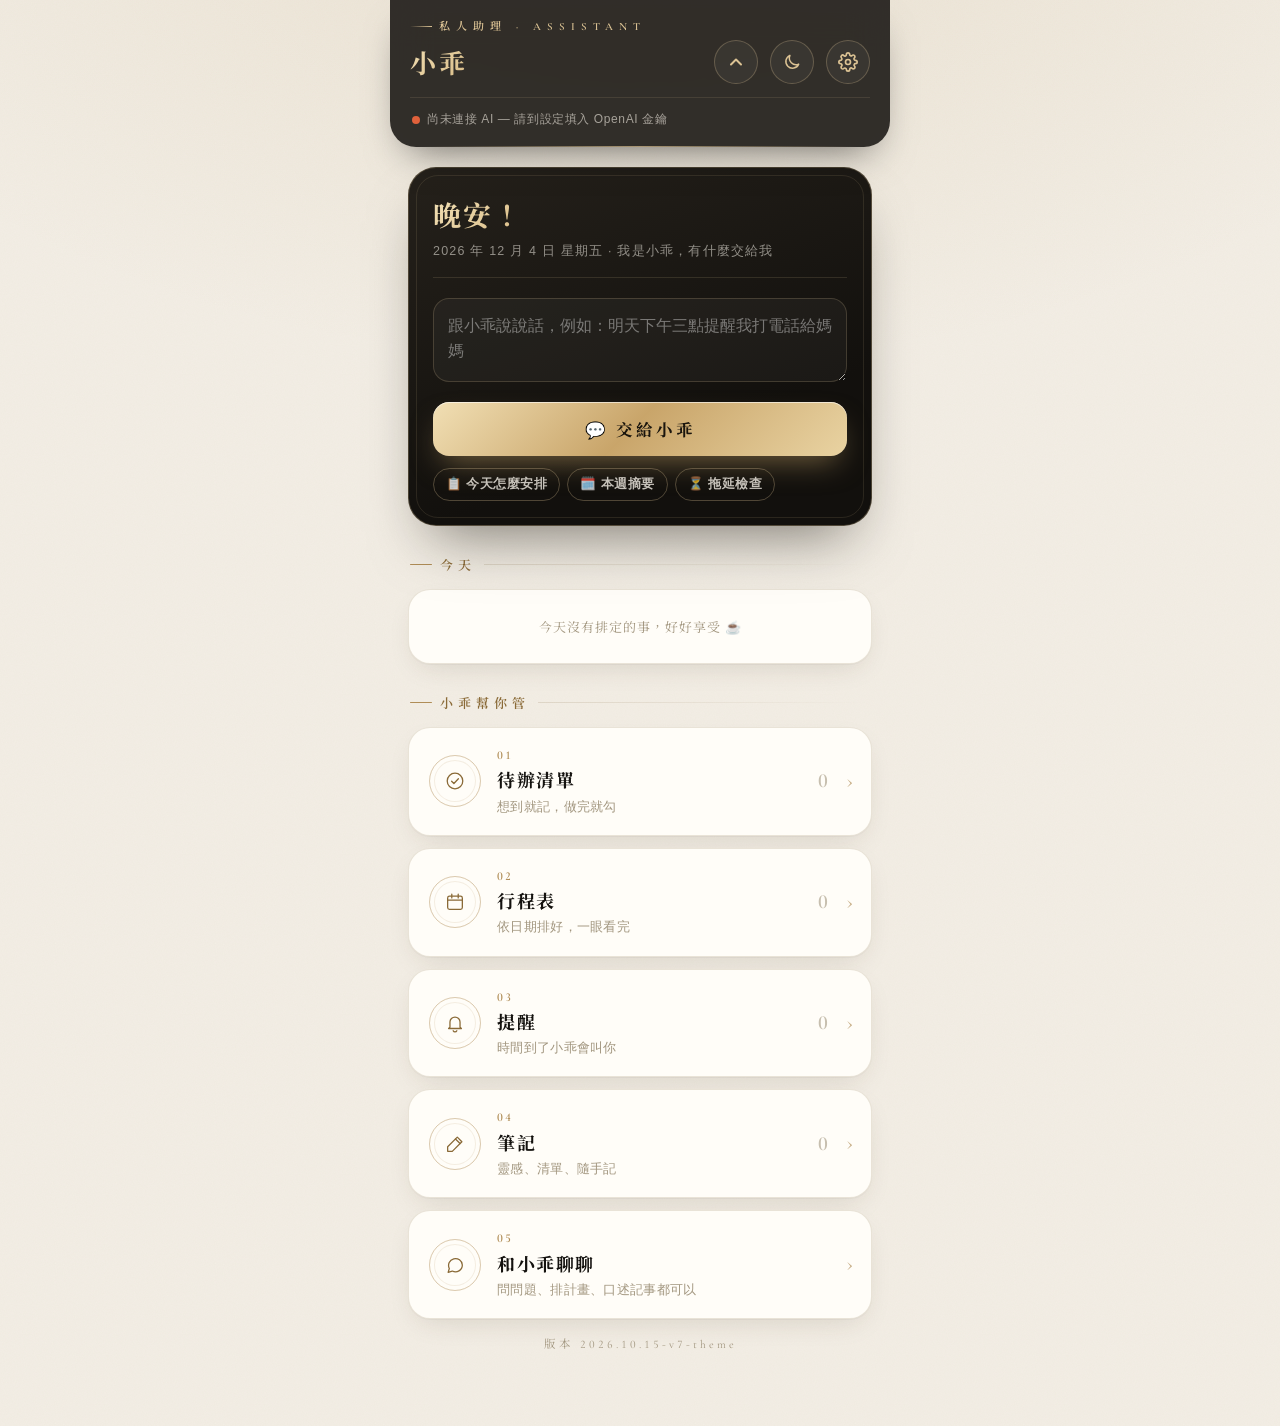
<file: Assistant.html>
<!DOCTYPE html>
<html lang="zh-Hant">
<head>
<meta charset="UTF-8">
<meta name="viewport" content="width=device-width, initial-scale=1.0, maximum-scale=1.0, user-scalable=no">
<title>私人助理小乖</title>
<link rel="preconnect" href="https://fonts.googleapis.com">
<link rel="preconnect" href="https://fonts.gstatic.com" crossorigin>
<link href="https://fonts.googleapis.com/css2?family=Cormorant+Garamond:wght@500;600&family=Noto+Serif+TC:wght@600;700&display=swap" rel="stylesheet">
<meta name="theme-color" content="#12100D">
<script>try{const t=localStorage.getItem("xg_theme");if(t==="dark")document.documentElement.dataset.theme="dark";}catch(e){}</script>
<style>
  :root{
    --paper:#F5F0E3;
    --paper-2:#FFFCF6;
    --ink:#1E1A14;
    --ink-soft:#5C5343;
    --ink-faint:#A0937A;
    --line:rgba(30,25,18,.11);
    --line-2:rgba(30,25,18,.05);
    --accent:#1F8A72;
    --gold:#A8782E;
    --gold-soft:#D9B873;
    --gold-wash:rgba(168,120,46,.12);
    --shadow:0 1px 2px rgba(30,25,18,.04), 0 16px 36px rgba(30,25,18,.08);
    --shadow-lg:0 14px 48px rgba(30,25,18,.16);
    --radius:24px;
    --radius-sm:16px;
    --tap:54px;
    --spring:cubic-bezier(.34,1.56,.64,1);
    --ease-out:cubic-bezier(.22,.8,.36,1);
    /* 功能色 */
    --c-todo:#1F8A72;
    --c-sched:#2E6FB0;
    --c-remind:#E0613B;
    --c-note:#C7902B;
    --c-chat:#6B4E9E;
  }
  *{box-sizing:border-box;-webkit-tap-highlight-color:transparent;}
  html,body{margin:0;padding:0;}
  body{
    font-family:-apple-system,BlinkMacSystemFont,"PingFang TC","Noto Sans TC","Microsoft JhengHei",sans-serif;
    background:
      radial-gradient(ellipse 900px 480px at 50% -8%, rgba(168,120,46,.07), transparent 60%),
      var(--paper);
    color:var(--ink);
    line-height:1.62;
    font-size:16px;
    letter-spacing:.1px;
    -webkit-font-smoothing:antialiased;
  }
  .app{max-width:500px;margin:0 auto;min-height:100vh;position:relative;padding-bottom:24px;}
  button{font-family:inherit;cursor:pointer;border:none;background:none;color:inherit;}
  textarea,input,select{font-family:inherit;}

  /* ---------- Header ---------- */
  .topbar{
    position:sticky;top:0;z-index:50;
    background:linear-gradient(168deg,#2E2415 0%,#1E1A14 78%);color:#fff;
    padding:20px 20px 21px;
    border-radius:0 0 28px 28px;
    box-shadow:0 10px 30px rgba(30,25,18,.22);
  }
  .topbar::after{
    content:"";position:absolute;left:20px;right:20px;bottom:0;height:1px;
    background:linear-gradient(90deg,transparent,rgba(217,184,115,.55) 18%,rgba(217,184,115,.55) 82%,transparent);
  }
  .topbar .row{display:flex;align-items:center;gap:12px;position:relative;}
  .brand-tag{
    font-size:11px;letter-spacing:4px;color:var(--gold-soft);
    text-transform:uppercase;font-weight:700;
    display:flex;align-items:center;gap:7px;
  }
  .brand-tag::before{content:"";width:14px;height:1px;background:var(--gold-soft);display:inline-block;}
  .title-edit{
    flex:1;font-size:24px;font-weight:800;letter-spacing:.5px;
    background:transparent;border:none;color:#fff;outline:none;
    border-bottom:1.5px dashed transparent;padding:3px 0;min-width:0;
  }
  .title-edit:focus{border-bottom-color:var(--gold-soft);}
  .gear,.hdr-toggle{
    width:46px;height:46px;border-radius:14px;flex:0 0 auto;
    background:rgba(255,255,255,.1);display:grid;place-items:center;color:#fff;
    transition:background .15s,transform .1s,box-shadow .15s;
    border:1px solid rgba(217,184,115,.22);
  }
  .gear svg,.hdr-toggle svg{width:22px;height:22px;display:block;}
  .gear:active,.hdr-toggle:active{background:rgba(217,184,115,.22);transform:scale(.93);box-shadow:0 0 0 3px var(--gold-wash);}
  .chev-ic{transition:transform .2s;}
  .topbar.min .chev-ic{transform:rotate(180deg);}
  .topbar.min{padding:8px 16px;border-radius:0 0 18px 18px;}
  .topbar.min .brand-tag,.topbar.min .status-line,.topbar.min .title-edit{display:none;}
  .topbar.min .row{margin-top:0!important;justify-content:flex-end;gap:8px;}
  .topbar.min .mini-title{display:block;}
  .mini-title{display:none;flex:1;font-size:15px;font-weight:800;color:#fff;
    overflow:hidden;text-overflow:ellipsis;white-space:nowrap;}
  .status-line{
    margin-top:13px;font-size:12.5px;color:rgba(255,255,255,.68);
    display:flex;align-items:center;gap:7px;
    background:rgba(255,255,255,.06);padding:10px 13px;border-radius:13px;
    border:1px solid rgba(255,255,255,.07);
  }
  .dot{width:8px;height:8px;border-radius:50%;background:#E0613B;flex:0 0 auto;}
  .dot.on{background:#4ED9A0;box-shadow:0 0 0 3px rgba(78,217,160,.2);animation:pulse 2.6s ease-in-out infinite;}
  @keyframes pulse{0%,100%{box-shadow:0 0 0 3px rgba(78,217,160,.2);}50%{box-shadow:0 0 0 6px rgba(78,217,160,.08);}}

  /* ---------- Views ---------- */
  .view{display:none;padding:20px 18px 48px;}
  .view.active{display:block;animation:fade .32s var(--ease-out);}
  @keyframes fade{from{opacity:0;transform:translateY(10px);}to{opacity:1;transform:none;}}
  .view.active>*{animation:rise .5s var(--ease-out) backwards;}
  .view.active>*:nth-child(1){animation-delay:.02s;}
  .view.active>*:nth-child(2){animation-delay:.06s;}
  .view.active>*:nth-child(3){animation-delay:.1s;}
  .view.active>*:nth-child(4){animation-delay:.14s;}
  .view.active>*:nth-child(5){animation-delay:.18s;}
  .view.active>*:nth-child(n+6){animation-delay:.22s;}
  @keyframes rise{from{opacity:0;transform:translateY(14px);}to{opacity:1;transform:none;}}
  @media (prefers-reduced-motion:reduce){
    *,*::before,*::after{animation:none!important;transition:none!important;}
  }

  .section-label{
    font-size:12px;letter-spacing:2.5px;color:var(--ink-faint);
    font-weight:800;text-transform:uppercase;margin:18px 4px 12px;
    display:flex;align-items:center;gap:8px;
  }
  .section-label::before{content:"";width:16px;height:2px;background:var(--gold);border-radius:1px;flex:0 0 auto;}

  /* ---------- 首頁問候卡 ---------- */
  .hero{background:linear-gradient(168deg,#2E2415 0%,#1E1A14 78%);color:#fff;border-radius:var(--radius);
    padding:22px;margin-bottom:18px;box-shadow:var(--shadow-lg);border:1px solid rgba(217,184,115,.16);
    position:relative;overflow:hidden;}
  .hero::before{content:"";position:absolute;top:0;left:-60%;width:40%;height:100%;
    background:linear-gradient(100deg,transparent,rgba(217,184,115,.07),transparent);
    animation:sheen 6s ease-in-out infinite;pointer-events:none;}
  @keyframes sheen{0%,60%{left:-60%;}100%{left:130%;}}
  .hero-hi{font-size:21px;font-weight:800;letter-spacing:.5px;}
  .hero-date{font-size:13px;color:rgba(255,255,255,.62);margin:4px 0 14px;}
  .hero textarea{width:100%;min-height:84px;border:1px solid rgba(255,255,255,.1);border-radius:14px;padding:14px;font-size:16px;
    background:rgba(255,255,255,.08);color:#fff;outline:none;resize:vertical;line-height:1.6;transition:border-color .15s;}
  .hero textarea:focus{border-color:var(--gold-soft);}
  .hero textarea::placeholder{color:rgba(255,255,255,.4);}
  .hero-run{width:100%;margin-top:12px;min-height:54px;border-radius:16px;
    background:linear-gradient(165deg,#FBF6EA,#fff);color:var(--ink);
    font-size:16.5px;font-weight:800;display:flex;align-items:center;justify-content:center;gap:9px;
    box-shadow:0 10px 26px rgba(0,0,0,.28), inset 0 1.5px 0 rgba(255,255,255,.6);
    border:1px solid var(--gold-soft);transition:transform .18s var(--spring);}
  .hero-run:active{transform:scale(.98);}
  .quick-row{display:flex;flex-wrap:wrap;gap:7px;margin-top:12px;}
  .quick{font-size:12.5px;font-weight:700;color:rgba(255,255,255,.82);padding:7px 12px;border-radius:20px;
    background:rgba(255,255,255,.07);border:1px solid rgba(217,184,115,.22);}
  .quick:active{background:rgba(217,184,115,.22);}

  /* ---------- 今日總覽 ---------- */
  .today{background:var(--paper-2);border:1px solid var(--line);border-radius:var(--radius);
    box-shadow:var(--shadow);padding:6px 16px;margin-bottom:20px;}
  .t-row{display:flex;align-items:center;gap:11px;padding:12px 0;border-bottom:1px solid var(--line-2);font-size:14.5px;}
  .t-row:last-child{border-bottom:none;}
  .t-pin{width:9px;height:9px;border-radius:50%;flex:0 0 auto;}
  .t-time{font-size:12px;font-weight:800;color:var(--ink-faint);min-width:44px;}
  .t-text{flex:1;min-width:0;overflow:hidden;text-overflow:ellipsis;white-space:nowrap;}
  .t-empty{font-size:13px;color:var(--ink-faint);padding:16px 4px;text-align:center;}

  /* ---------- 功能入口 ---------- */
  .lib-entry{display:flex;align-items:center;gap:15px;background:var(--paper-2);border:1px solid var(--line);
    border-radius:var(--radius);padding:18px 20px;margin-bottom:14px;box-shadow:var(--shadow);min-height:80px;
    transition:transform .18s var(--spring);cursor:pointer;position:relative;overflow:hidden;}
  .lib-entry:active{transform:scale(.98);}
  .lib-entry .bar{position:absolute;left:0;top:0;bottom:0;width:4px;}
  .le-ic{width:52px;height:52px;border-radius:16px;display:grid;place-items:center;font-size:24px;flex:0 0 auto;
    box-shadow:inset 0 0 0 1px rgba(30,25,18,.07), inset 0 1.5px 0 rgba(255,255,255,.55);}
  .le-meta{flex:1;min-width:0;}
  .le-name{font-size:17.5px;font-weight:800;}
  .le-sub{font-size:13px;color:var(--ink-soft);margin-top:2px;overflow:hidden;text-overflow:ellipsis;white-space:nowrap;}
  .count{font-size:11.5px;font-weight:700;padding:4px 11px;border-radius:20px;
    background:linear-gradient(165deg,#2E2415,var(--ink));color:#fff;flex:0 0 auto;}
  .count.zero{background:var(--line);color:var(--ink-faint);}
  .chev{color:var(--gold);opacity:.55;font-size:22px;flex:0 0 auto;}

  /* ---------- 工作區 ---------- */
  .ws-head{display:flex;align-items:flex-start;gap:13px;margin-bottom:14px;}
  .back{width:48px;height:48px;border-radius:15px;background:var(--paper-2);
    border:1px solid var(--line);display:grid;place-items:center;font-size:22px;flex:0 0 auto;
    box-shadow:var(--shadow);transition:transform .18s var(--spring);}
  .back:active{transform:scale(.88);}
  .ws-ic{width:50px;height:50px;border-radius:15px;display:grid;place-items:center;font-size:25px;flex:0 0 auto;}
  .ws-title{flex:1;padding-top:2px;}
  .ws-title h2{margin:0;font-size:21px;font-weight:800;}
  .ws-title p{margin:2px 0 0;font-size:13px;color:var(--ink-soft);}

  .input-card{background:var(--paper-2);border:1px solid var(--line);border-radius:var(--radius);
    padding:16px;box-shadow:var(--shadow);margin-bottom:16px;transition:box-shadow .2s;}
  .input-card:focus-within{box-shadow:var(--shadow), 0 0 0 3px var(--gold-wash);}
  .input-card textarea,.input-card .main-in{width:100%;border:none;outline:none;resize:vertical;
    font-size:16px;background:transparent;color:var(--ink);line-height:1.6;}
  .input-card textarea{min-height:90px;}
  .input-card .main-in{min-height:40px;font-weight:700;}
  .in-grid{display:flex;flex-wrap:wrap;gap:8px;margin-top:10px;}
  .in-grid input,.in-grid select{flex:1 1 130px;min-width:0;border:1.5px solid var(--line);border-radius:12px;padding:10px 12px;
    font-size:15px;background:#fff;color:var(--ink);outline:none;min-height:46px;}
  .in-grid input:focus,.in-grid select:focus{border-color:var(--gold);}
  .input-actions{display:flex;align-items:center;gap:11px;margin-top:13px;
    border-top:1px solid var(--line-2);padding-top:14px;}
  .run-btn{margin-left:auto;display:inline-flex;align-items:center;justify-content:center;gap:9px;
    font-size:16px;font-weight:800;color:#fff;padding:0 26px;border-radius:16px;min-height:var(--tap);
    box-shadow:0 8px 20px rgba(30,25,18,.24), inset 0 1.5px 0 rgba(255,255,255,.28);
    transition:opacity .15s,transform .18s var(--spring);}
  .run-btn:active{transform:scale(.95);}
  .run-btn:disabled{opacity:.5;}
  .spinner{width:17px;height:17px;border:2.5px solid rgba(255,255,255,.4);border-top-color:#fff;
    border-radius:50%;animation:spin .7s linear infinite;}
  @keyframes spin{to{transform:rotate(360deg);}}

  .filter{display:flex;gap:7px;flex-wrap:wrap;margin:4px 2px 12px;}
  .f-chip{font-size:13px;font-weight:700;padding:8px 14px;border-radius:20px;border:1.5px solid var(--line);
    background:var(--paper-2);color:var(--ink-soft);}
  .f-chip.on{background:linear-gradient(165deg,#2E2415,var(--ink));color:#fff;border-color:transparent;}

  .item{display:flex;align-items:flex-start;gap:12px;background:var(--paper-2);border:1px solid var(--line);
    border-radius:var(--radius-sm);padding:13px 14px;margin-bottom:9px;box-shadow:0 1px 2px rgba(30,25,18,.04);}
  .item.done .it-text{text-decoration:line-through;color:var(--ink-faint);}
  .item.past{opacity:.55;}
  .item input[type=checkbox]{width:24px;height:24px;flex:0 0 auto;accent-color:var(--accent);margin:1px 0 0;}
  .it-main{flex:1;min-width:0;}
  .it-text{font-size:15.5px;font-weight:700;word-break:break-word;}
  .it-sub{font-size:12.5px;color:var(--ink-soft);margin-top:2px;word-break:break-word;}
  .it-x{color:var(--ink-faint);font-size:18px;padding:0 4px;flex:0 0 auto;}
  .tag{font-size:10.5px;font-weight:700;padding:2px 8px;border-radius:8px;background:var(--line);color:var(--ink-soft);margin-left:4px;}
  .tag.hot{background:rgba(224,97,59,.14);color:#C04A28;}
  .day-label{font-size:12.5px;font-weight:800;color:var(--ink-soft);margin:16px 4px 8px;}
  .empty{font-size:13px;color:var(--ink-faint);padding:18px;text-align:center;
    border:1px dashed rgba(168,120,46,.3);border-radius:var(--radius-sm);background:var(--gold-wash);}

  /* 筆記 */
  .search{width:100%;border:1.5px solid var(--line);border-radius:14px;padding:12px 15px;font-size:15px;
    background:var(--paper-2);color:var(--ink);outline:none;margin-bottom:12px;min-height:48px;}
  .search:focus{border-color:var(--gold);}
  .note-card{background:var(--paper-2);border:1px solid var(--line);border-radius:var(--radius-sm);
    padding:14px 15px;margin-bottom:9px;cursor:pointer;box-shadow:0 1px 2px rgba(30,25,18,.04);}
  .note-card .nt{font-size:15.5px;font-weight:800;}
  .note-card .nb{font-size:13px;color:var(--ink-soft);margin-top:3px;
    display:-webkit-box;-webkit-line-clamp:2;-webkit-box-orient:vertical;overflow:hidden;white-space:pre-wrap;}
  .note-card .nm{font-size:11px;color:var(--ink-faint);margin-top:6px;}

  .mini{font-size:14px;font-weight:700;padding:11px 16px;border-radius:13px;min-height:46px;
    border:1.5px solid var(--line);background:var(--paper-2);color:var(--ink-soft);
    display:inline-flex;align-items:center;gap:6px;transition:transform .18s var(--spring);}
  .mini:active{transform:scale(.95);}
  .mini.warn{color:#A8442E;border-color:rgba(168,68,46,.25);}

  /* ---------- 對話 ---------- */
  /* 聊天視窗：全螢幕版面 */
  body.chat-mode .topbar{display:none;}
  body.chat-mode .app{max-width:760px;padding-bottom:0;}
  #view-chat.active{display:flex;flex-direction:column;height:100vh;height:100dvh;padding:0;}
  #view-chat.active>*{animation:none;}
  .chat-head{display:flex;align-items:center;gap:12px;padding:12px 14px;flex:0 0 auto;
    background:linear-gradient(168deg,#2E2415 0%,#1E1A14 78%);color:#fff;border-radius:0 0 22px 22px;
    box-shadow:0 8px 24px rgba(30,25,18,.2);}
  .chat-head .back{width:42px;height:42px;background:rgba(255,255,255,.1);border-color:rgba(217,184,115,.22);color:#fff;box-shadow:none;}
  .chat-av{width:42px;height:42px;border-radius:50%;display:grid;place-items:center;font-size:21px;flex:0 0 auto;
    background:linear-gradient(160deg,#8B6FBF,#6B4E9E);box-shadow:0 0 0 2px rgba(217,184,115,.4);}
  .chat-who{flex:1;min-width:0;}
  .chat-who b{display:block;font-size:17px;}
  .chat-who span{font-size:12px;color:rgba(255,255,255,.62);}
  .chat-head .icon-btn{width:42px;height:42px;border-radius:13px;background:rgba(255,255,255,.1);
    border:1px solid rgba(217,184,115,.22);color:#fff;font-size:17px;flex:0 0 auto;}
  .chat-box{flex:1;overflow-y:auto;-webkit-overflow-scrolling:touch;display:flex;flex-direction:column;gap:10px;padding:16px 14px 10px;}
  .chat-box.drag{outline:2.5px dashed var(--c-chat);outline-offset:-10px;background:rgba(107,78,158,.05);}
  .msg{max-width:86%;padding:11px 14px;border-radius:18px;font-size:15px;line-height:1.65;
    white-space:pre-wrap;word-break:break-word;box-shadow:0 1px 2px rgba(30,25,18,.05);}
  .msg.user{align-self:flex-end;background:linear-gradient(165deg,#2E2415,var(--ink));color:#fff;border-bottom-right-radius:6px;}
  .msg.bot{align-self:flex-start;background:var(--paper-2);border:1px solid var(--line);border-bottom-left-radius:6px;}
  .msg.err{border-color:rgba(168,68,46,.3);color:#A8442E;}
  .msg .acts{margin-top:8px;display:flex;flex-wrap:wrap;gap:5px;}
  .msg .act{font-size:11.5px;font-weight:700;padding:3px 9px;border-radius:12px;background:rgba(31,138,114,.1);
    color:var(--accent);border:1px solid rgba(31,138,114,.25);white-space:normal;}
  .msg code{background:rgba(30,25,18,.07);padding:1px 5px;border-radius:6px;font-size:.92em;}
  .msg-time{font-size:10.5px;color:var(--ink-faint);margin-top:-5px;}
  .msg-time.r{align-self:flex-end;} .msg-time.l{align-self:flex-start;}
  .m-atts{display:flex;flex-wrap:wrap;gap:6px;margin-bottom:8px;}
  .m-atts:last-child{margin-bottom:0;}
  .m-att{position:relative;border-radius:12px;overflow:hidden;background:rgba(255,255,255,.12);}
  .m-att img{display:block;width:112px;height:112px;object-fit:cover;cursor:zoom-in;}
  .m-att .badge{position:absolute;left:6px;bottom:6px;font-size:11px;font-weight:700;color:#fff;
    background:rgba(0,0,0,.55);padding:2px 7px;border-radius:9px;}
  .m-file{display:flex;align-items:center;gap:8px;padding:9px 11px;font-size:13px;max-width:220px;}
  .m-file span{overflow:hidden;text-overflow:ellipsis;white-space:nowrap;}
  .typing{display:inline-flex;gap:4px;align-items:center;}
  .typing i{width:7px;height:7px;border-radius:50%;background:var(--ink-faint);animation:bounce 1.2s infinite;}
  .typing i:nth-child(2){animation-delay:.15s;} .typing i:nth-child(3){animation-delay:.3s;}
  @keyframes bounce{0%,60%,100%{transform:none;opacity:.5;}30%{transform:translateY(-5px);opacity:1;}}

  .composer{flex:0 0 auto;padding:8px 12px calc(10px + env(safe-area-inset-bottom));background:var(--paper);
    border-top:1px solid var(--line-2);}
  .pending{display:flex;gap:8px;overflow-x:auto;padding:4px 2px 8px;}
  .pending:empty{display:none;}
  .p-att{position:relative;flex:0 0 auto;width:68px;height:68px;border-radius:13px;overflow:hidden;
    background:var(--paper-2);border:1px solid var(--line);display:grid;place-items:center;font-size:12px;text-align:center;}
  .p-att img{width:100%;height:100%;object-fit:cover;}
  .p-att .nm{position:absolute;left:0;right:0;bottom:0;font-size:10px;background:rgba(0,0,0,.5);color:#fff;
    padding:1px 4px;overflow:hidden;text-overflow:ellipsis;white-space:nowrap;}
  .p-att .x{position:absolute;top:3px;right:3px;width:22px;height:22px;border-radius:50%;background:rgba(0,0,0,.6);
    color:#fff;font-size:14px;line-height:22px;}
  .p-att.busy{color:var(--ink-faint);}
  .c-row{display:flex;align-items:flex-end;gap:8px;}
  .c-btn{width:46px;height:46px;border-radius:50%;flex:0 0 auto;display:grid;place-items:center;font-size:20px;
    background:var(--paper-2);border:1.5px solid var(--line);color:var(--ink-soft);transition:transform .18s var(--spring);}
  .c-btn:active{transform:scale(.9);}
  .c-btn.rec{background:#E0613B;color:#fff;border-color:transparent;animation:pulse 1.4s infinite;}
  .c-input{flex:1;min-width:0;border:1.5px solid var(--line);border-radius:23px;background:var(--paper-2);
    padding:11px 16px;font-size:16px;line-height:1.45;color:var(--ink);outline:none;resize:none;max-height:140px;min-height:46px;}
  .c-input:focus{border-color:var(--c-chat);}
  .c-send{width:46px;height:46px;border-radius:50%;flex:0 0 auto;display:grid;place-items:center;
    background:var(--c-chat);color:#fff;font-size:19px;box-shadow:0 6px 16px rgba(107,78,158,.35);}
  .c-send:disabled{opacity:.5;}
  .att-menu{display:none;gap:8px;flex-wrap:wrap;padding:2px 2px 10px;}
  .att-menu.open{display:flex;}
  .att-menu button{flex:1 1 0;min-width:72px;padding:10px 6px;border-radius:14px;background:var(--paper-2);
    border:1px solid var(--line);font-size:12.5px;font-weight:700;color:var(--ink-soft);display:flex;flex-direction:column;align-items:center;gap:3px;}
  .att-menu button b{font-size:21px;}
  body.chat-mode .toast{bottom:calc(84px + env(safe-area-inset-bottom));}
  .lightbox{position:fixed;inset:0;background:rgba(0,0,0,.88);z-index:300;display:none;place-items:center;padding:16px;}
  .lightbox.open{display:grid;}
  .lightbox img{max-width:100%;max-height:100%;border-radius:10px;}

  /* ---------- 設定 ---------- */
  .field{margin-bottom:22px;}
  .field label{display:block;font-size:14px;font-weight:800;margin-bottom:9px;}
  .field .hint{font-size:12.5px;color:var(--ink-faint);font-weight:400;margin-top:7px;line-height:1.5;}
  .field input[type=text],.field input[type=password],.field select,.field textarea{
    width:100%;border:1.5px solid var(--line);border-radius:14px;padding:15px;
    font-size:16px;background:var(--paper-2);color:var(--ink);outline:none;min-height:var(--tap);
    transition:border-color .15s,box-shadow .15s;}
  .field input:focus,.field select:focus,.field textarea:focus{border-color:var(--gold);box-shadow:0 0 0 4px var(--gold-wash);}
  .field textarea{min-height:100px;resize:vertical;line-height:1.6;}
  .key-row{display:flex;gap:9px;}
  .key-row input{flex:1;}
  .toggle-key{flex:0 0 auto;padding:0 18px;border:1.5px solid var(--line);border-radius:14px;min-height:var(--tap);
    font-size:14px;font-weight:700;color:var(--ink-soft);background:var(--paper-2);}
  .btn-row{display:flex;flex-wrap:wrap;gap:9px;}
  .save-bar{position:sticky;bottom:0;background:linear-gradient(transparent,var(--paper) 30%);
    padding:16px 0 6px;margin-top:10px;}
  .save-main{width:100%;min-height:58px;border-radius:16px;
    background:linear-gradient(165deg,#2E2415,var(--ink));color:#fff;
    font-size:17px;font-weight:800;box-shadow:0 10px 26px rgba(30,25,18,.26), inset 0 1.5px 0 rgba(255,255,255,.16);
    border:1px solid rgba(217,184,115,.3);transition:transform .18s var(--spring);}
  .save-main:active{transform:scale(.98);}
  .danger{width:100%;margin-top:12px;min-height:50px;border-radius:14px;font-size:14px;font-weight:700;
    color:#A8442E;background:rgba(168,68,46,.06);border:1px solid rgba(168,68,46,.2);}
  .note{font-size:12px;color:var(--ink-faint);background:var(--paper-2);border:1px solid var(--line);
    border-radius:var(--radius-sm);padding:12px;line-height:1.6;margin-bottom:16px;}

  .toast{position:fixed;left:50%;bottom:26px;transform:translateX(-50%) translateY(20px);
    background:var(--ink);color:#fff;padding:11px 20px;border-radius:30px;font-size:13.5px;font-weight:600;
    opacity:0;pointer-events:none;transition:.28s var(--spring);z-index:200;box-shadow:0 8px 30px rgba(0,0,0,.3);
    border:1px solid rgba(217,184,115,.25);max-width:calc(100% - 32px);text-align:center;}
  .toast.show{opacity:1;transform:translateX(-50%) translateY(0);}
  .build-tag{text-align:center;font-size:11.5px;color:var(--ink-faint);margin-top:16px;letter-spacing:.5px;}

  /* ================= 精品質感層（Maison）：只改外觀，功能不變 ================= */
  :root{
    --paper:#F3EEE5; --paper-2:#FFFDF8; --ink:#14120F; --ink-soft:#5B5246; --ink-faint:#A2967F;
    --line:rgba(120,92,48,.16); --line-2:rgba(120,92,48,.08);
    --gold:#B08D57; --gold-soft:#DCC394; --gold-deep:#8A6A37; --gold-wash:rgba(176,141,87,.12);
    --onyx:linear-gradient(160deg,#25211B 0%,#12100D 70%);
    --champagne:linear-gradient(135deg,#F1DFB4 0%,#C9A56A 48%,#E9D3A2 100%);
    --serif:"Noto Serif TC","Songti TC","PMingLiU",serif;
    --num:"Cormorant Garamond","Noto Serif TC",Georgia,serif;
    --shadow:0 1px 1px rgba(20,18,15,.03), 0 10px 30px -12px rgba(60,44,20,.18);
    --shadow-lg:0 30px 60px -24px rgba(20,16,10,.55);
    --radius:22px; --radius-sm:16px;
    --accent:#3F7D6B;
    --c-todo:#3F7D6B; --c-sched:#3D5F86; --c-remind:#B5583A; --c-note:#A88341; --c-chat:#6A5A86;
  }
  body{
    background:
      url("data:image/svg+xml,%3Csvg xmlns='http://www.w3.org/2000/svg' width='160' height='160'%3E%3Cfilter id='n'%3E%3CfeTurbulence type='fractalNoise' baseFrequency='.9' numOctaves='2' stitchTiles='stitch'/%3E%3CfeColorMatrix values='0 0 0 0 .45 0 0 0 0 .36 0 0 0 0 .22 0 0 0 .05 0'/%3E%3C/filter%3E%3Crect width='100%25' height='100%25' filter='url(%23n)'/%3E%3C/svg%3E"),
      radial-gradient(ellipse 120% 60% at 50% -10%, rgba(176,141,87,.14), transparent 60%),
      var(--paper);
    letter-spacing:.2px;
  }
  ::selection{background:rgba(176,141,87,.28);}

  /* 頂欄：霧面黑曜石 + 金色細線 */
  .topbar{background:rgba(18,16,13,.86);-webkit-backdrop-filter:saturate(160%) blur(18px);backdrop-filter:saturate(160%) blur(18px);
    border-radius:0 0 26px 26px;box-shadow:0 18px 40px -18px rgba(0,0,0,.6);padding:18px 20px 18px;}
  .topbar::after{left:28px;right:28px;background:linear-gradient(90deg,transparent,rgba(220,195,148,.7),transparent);}
  .brand-tag{font-family:var(--num);font-size:11px;letter-spacing:6px;font-weight:600;color:var(--gold-soft);}
  .brand-tag::before{width:22px;background:linear-gradient(90deg,transparent,var(--gold-soft));}
  .title-edit,.mini-title{font-family:var(--serif);font-weight:700;letter-spacing:3px;}
  .title-edit{font-size:26px;background:var(--champagne);-webkit-background-clip:text;background-clip:text;color:transparent;caret-color:var(--gold-soft);}
  .gear,.hdr-toggle{background:rgba(255,255,255,.04);border:1px solid rgba(220,195,148,.28);border-radius:50%;color:var(--gold-soft);width:44px;height:44px;}
  .gear svg,.hdr-toggle svg{width:20px;height:20px;}
  .status-line{background:transparent;border:none;border-top:1px solid rgba(220,195,148,.12);border-radius:0;padding:12px 2px 0;
    color:rgba(243,238,229,.6);font-size:12px;letter-spacing:.6px;}
  .dot.on{background:#C9A56A;box-shadow:0 0 0 3px rgba(201,165,106,.2);animation:goldpulse 2.8s ease-in-out infinite;}
  @keyframes goldpulse{0%,100%{box-shadow:0 0 0 3px rgba(201,165,106,.22);}50%{box-shadow:0 0 0 7px rgba(201,165,106,.05);}}

  /* 段落標題：襯線字 + 置中金線 */
  .section-label{font-family:var(--serif);font-size:13px;letter-spacing:5px;color:var(--gold-deep);font-weight:600;margin:28px 2px 14px;}
  .section-label::before{width:22px;height:1px;background:var(--gold);}
  .section-label::after{content:"";flex:1;height:1px;background:linear-gradient(90deg,var(--line),transparent);}

  /* 問候卡：黑曜石 + 香檳金框 */
  .hero{background:var(--onyx);border:1px solid rgba(220,195,148,.28);border-radius:28px;padding:28px 24px 24px;box-shadow:var(--shadow-lg);}
  .hero::after{content:"";position:absolute;inset:7px;border:1px solid rgba(220,195,148,.12);border-radius:22px;pointer-events:none;}
  .hero::before{background:linear-gradient(100deg,transparent,rgba(240,220,170,.09),transparent);animation-duration:8s;}
  .hero-hi{font-family:var(--serif);font-size:28px;font-weight:700;letter-spacing:2px;line-height:1.3;
    background:var(--champagne);-webkit-background-clip:text;background-clip:text;color:transparent;}
  .hero-date{font-size:12.5px;letter-spacing:1.2px;color:rgba(243,238,229,.55);margin:8px 0 20px;padding-bottom:16px;border-bottom:1px solid rgba(220,195,148,.14);}
  .hero textarea{position:relative;z-index:1;background:rgba(255,255,255,.04);border:1px solid rgba(220,195,148,.2);border-radius:16px;}
  .hero textarea:focus{border-color:rgba(220,195,148,.6);box-shadow:0 0 0 4px rgba(220,195,148,.08);}
  .hero-run{position:relative;z-index:1;background:var(--champagne);color:#1A150D;border:none;border-radius:16px;letter-spacing:3px;
    font-family:var(--serif);font-weight:700;box-shadow:0 14px 30px -10px rgba(201,165,106,.55), inset 0 1px 0 rgba(255,255,255,.6);}
  .quick-row{position:relative;z-index:1;}
  .quick{background:transparent;border:1px solid rgba(220,195,148,.3);color:rgba(243,238,229,.8);letter-spacing:.5px;font-weight:600;}

  /* 今日 */
  .today{background:var(--paper-2);border:1px solid var(--line);border-radius:var(--radius);padding:6px 20px;}
  .t-row{border-bottom-color:var(--line-2);padding:14px 0;}
  .t-pin{width:6px;height:6px;box-shadow:0 0 0 3px var(--paper-2),0 0 0 4px currentColor;}
  .t-time{font-family:var(--num);font-size:17px;font-weight:600;color:var(--gold-deep);min-width:52px;letter-spacing:.5px;}
  .t-empty{font-family:var(--serif);letter-spacing:1px;padding:20px 4px;}

  /* 功能入口 */
  .lib-entry{background:var(--paper-2);border:1px solid var(--line);border-radius:var(--radius);padding:18px 18px 18px 20px;gap:16px;margin-bottom:12px;
    transition:transform .25s var(--ease-out),box-shadow .25s,border-color .25s;}
  .lib-entry:active{transform:scale(.985);border-color:rgba(176,141,87,.45);}
  .lib-entry .bar{display:none;}
  .le-ic,.ws-ic{background:transparent!important;color:var(--gold-deep)!important;border:1px solid rgba(176,141,87,.45);border-radius:50%;
    box-shadow:inset 0 0 0 4px var(--paper-2), inset 0 0 0 5px rgba(176,141,87,.14);}
  .le-ic svg,.ws-ic svg{width:22px;height:22px;}
  .le-no{font-family:var(--num);font-size:12px;letter-spacing:2px;color:var(--gold);font-weight:600;}
  .le-name{font-family:var(--serif);font-size:18px;font-weight:700;letter-spacing:1.5px;}
  .le-sub{font-size:12.5px;color:var(--ink-faint);letter-spacing:.3px;}
  .count{font-family:var(--num);font-size:20px;font-weight:600;background:none;color:var(--gold-deep);padding:0 2px;}
  .count.zero{background:none;color:var(--ink-faint);opacity:.6;}
  .chev{color:var(--gold);opacity:.7;font-family:var(--num);font-size:24px;}

  /* 工作區 */
  .back{border-radius:50%;background:var(--paper-2);border:1px solid var(--line);color:var(--gold-deep);font-family:var(--num);font-size:26px;}
  .ws-title h2{font-family:var(--serif);font-size:23px;letter-spacing:2px;font-weight:700;}
  .ws-title p{color:var(--ink-faint);letter-spacing:.5px;}
  .input-card{border:1px solid var(--line);border-radius:var(--radius);padding:18px;}
  .input-card:focus-within{border-color:rgba(176,141,87,.5);box-shadow:var(--shadow),0 0 0 4px var(--gold-wash);}
  .in-grid input,.in-grid select,.search,.field input[type=text],.field input[type=password],.field select,.field textarea{
    border:1px solid var(--line);background:#FFFEFB;border-radius:14px;}
  .run-btn{background:var(--onyx)!important;color:var(--gold-soft);border:1px solid rgba(220,195,148,.3);letter-spacing:2px;
    font-family:var(--serif);box-shadow:0 12px 24px -12px rgba(20,16,10,.6), inset 0 1px 0 rgba(255,255,255,.08);}
  .f-chip{border:1px solid var(--line);font-weight:600;letter-spacing:.5px;}
  .f-chip.on{background:var(--onyx);color:var(--gold-soft);border-color:rgba(176,141,87,.4);}
  .item,.note-card{border:1px solid var(--line);border-radius:var(--radius-sm);box-shadow:0 1px 0 rgba(255,255,255,.7) inset, 0 6px 16px -12px rgba(60,44,20,.25);}
  .item input[type=checkbox]{accent-color:var(--gold-deep);}
  .note-card .nt{font-family:var(--serif);letter-spacing:1px;}
  .tag{background:var(--gold-wash);color:var(--gold-deep);}
  .day-label{font-family:var(--serif);letter-spacing:2px;color:var(--gold-deep);}
  .empty{font-family:var(--serif);letter-spacing:1px;background:transparent;border:1px solid var(--line);border-style:dashed;}
  .mini{border:1px solid var(--line);font-weight:600;}

  /* 對話 */
  .chat-head{background:rgba(18,16,13,.92);-webkit-backdrop-filter:blur(18px);backdrop-filter:blur(18px);border-radius:0 0 24px 24px;
    border-bottom:1px solid rgba(220,195,148,.2);}
  .chat-head .back,.chat-head .icon-btn{border-radius:50%;background:rgba(255,255,255,.04);border:1px solid rgba(220,195,148,.28);color:var(--gold-soft);}
  .chat-av{background:var(--onyx);border:1px solid rgba(220,195,148,.6);box-shadow:none;font-family:var(--serif);font-size:19px;font-weight:700;color:var(--gold-soft);}
  .chat-who b{font-family:var(--serif);letter-spacing:2px;}
  .msg{border-radius:20px;font-size:15px;}
  .msg.user{background:var(--onyx);color:#F3EEE5;border:1px solid rgba(220,195,148,.18);}
  .msg.bot{background:var(--paper-2);border:1px solid var(--line);box-shadow:0 6px 16px -12px rgba(60,44,20,.3);}
  .msg .act{background:var(--gold-wash);color:var(--gold-deep);border-color:rgba(176,141,87,.3);}
  .composer{background:rgba(243,238,229,.9);-webkit-backdrop-filter:blur(14px);backdrop-filter:blur(14px);border-top:1px solid var(--line);}
  .c-btn{border:1px solid var(--line);color:var(--gold-deep);}
  .c-input{border:1px solid var(--line);background:#FFFEFB;}
  .c-input:focus{border-color:var(--gold);}
  .c-send{background:var(--onyx);color:var(--gold-soft);border:1px solid rgba(220,195,148,.35);box-shadow:0 10px 20px -10px rgba(20,16,10,.6);}

  /* 設定 */
  .field label{font-family:var(--serif);letter-spacing:1.5px;font-weight:700;}
  .field input:focus,.field select:focus,.field textarea:focus{border-color:var(--gold);}
  .note{background:var(--paper-2);border:1px solid var(--line);}
  .save-main{background:var(--onyx);color:var(--gold-soft);font-family:var(--serif);letter-spacing:4px;border:1px solid rgba(220,195,148,.35);}
  .toast{background:rgba(18,16,13,.94);color:#F3EEE5;border:1px solid rgba(220,195,148,.35);letter-spacing:.5px;}
  .build-tag{font-family:var(--num);letter-spacing:3px;color:var(--ink-faint);}
  .t-time,.count,.le-no,.build-tag,.brand-tag{font-variant-numeric:lining-nums tabular-nums;font-feature-settings:"lnum" 1;}

  /* ================= 黑色系列（右上 ☾／☀ 切換，記在這支手機） ================= */
  html[data-theme=dark]{color-scheme:dark;
    --paper:#0F0D0B; --paper-2:#1A1713; --ink:#F3EEE5; --ink-soft:rgba(243,238,229,.72); --ink-faint:rgba(243,238,229,.45);
    --line:rgba(220,195,148,.18); --line-2:rgba(220,195,148,.08); --gold-deep:#DCC394; --gold:#C9A56A; --gold-wash:rgba(201,165,106,.12);
    --shadow:0 1px 0 rgba(255,255,255,.03) inset, 0 14px 34px -16px rgba(0,0,0,.8);}
  html[data-theme=dark] body{background:
      radial-gradient(ellipse 120% 55% at 50% -10%, rgba(201,165,106,.16), transparent 60%), var(--paper);}
  html[data-theme=dark] .topbar{background:rgba(10,9,7,.88);border-bottom:1px solid rgba(220,195,148,.14);}
  html[data-theme=dark] .hero{background:linear-gradient(160deg,#211D17 0%,#14110E 70%);}
  html[data-theme=dark] .in-grid input,html[data-theme=dark] .in-grid select,html[data-theme=dark] .search,
  html[data-theme=dark] .field input[type=text],html[data-theme=dark] .field input[type=password],html[data-theme=dark] .field select,
  html[data-theme=dark] .field textarea,html[data-theme=dark] .c-input{background:#13110E;color:var(--ink);}
  html[data-theme=dark] .item,html[data-theme=dark] .note-card{box-shadow:0 8px 20px -14px rgba(0,0,0,.8);}
  html[data-theme=dark] .msg.user{background:linear-gradient(160deg,#3A3226,#2A241C);}
  html[data-theme=dark] .msg.bot{background:#1F1B16;}
  html[data-theme=dark] .composer{background:rgba(15,13,11,.9);}
  html[data-theme=dark] .run-btn,html[data-theme=dark] .save-main,html[data-theme=dark] .c-send,html[data-theme=dark] .f-chip.on{background:var(--champagne)!important;color:#1A150D;border-color:transparent;}
  html[data-theme=dark] .count.zero{color:var(--ink-faint);}
  html[data-theme=dark] .tag.hot{background:rgba(224,97,59,.2);color:#F0A285;}
  html[data-theme=dark] .lightbox{background:rgba(0,0,0,.92);}
</style>
</head>
<body>
<div class="app">

  <header class="topbar" id="topbar">
    <div class="brand-tag">私人助理 · ASSISTANT</div>
    <div class="row" style="margin-top:4px;">
      <span class="mini-title" id="miniTitle">小乖</span>
      <input id="titleInput" class="title-edit" value="小乖" maxlength="20" spellcheck="false">
      <button class="hdr-toggle" onclick="toggleHeader()" aria-label="收合標題">
        <svg class="chev-ic" viewBox="0 0 24 24" fill="none" stroke="currentColor" stroke-width="2.4" stroke-linecap="round" stroke-linejoin="round"><polyline points="18 15 12 9 6 15"></polyline></svg>
      </button>
      <button class="gear" id="themeBtn" onclick="toggleTheme()" aria-label="切換白色／黑色">
        <svg viewBox="0 0 24 24" fill="none" stroke="currentColor" stroke-width="1.8" stroke-linecap="round" stroke-linejoin="round"><path d="M20 14.5A8 8 0 0 1 9.5 4a8 8 0 1 0 10.5 10.5z"></path></svg>
      </button>
      <button class="gear" onclick="openView('settings')" aria-label="設定">
        <svg viewBox="0 0 24 24" fill="none" stroke="currentColor" stroke-width="2" stroke-linecap="round" stroke-linejoin="round"><circle cx="12" cy="12" r="3"></circle><path d="M19.4 15a1.65 1.65 0 0 0 .33 1.82l.06.06a2 2 0 1 1-2.83 2.83l-.06-.06a1.65 1.65 0 0 0-1.82-.33 1.65 1.65 0 0 0-1 1.51V21a2 2 0 0 1-4 0v-.09A1.65 1.65 0 0 0 9 19.4a1.65 1.65 0 0 0-1.82.33l-.06.06a2 2 0 1 1-2.83-2.83l.06-.06a1.65 1.65 0 0 0 .33-1.82 1.65 1.65 0 0 0-1.51-1H3a2 2 0 0 1 0-4h.09A1.65 1.65 0 0 0 4.6 9a1.65 1.65 0 0 0-.33-1.82l-.06-.06a2 2 0 1 1 2.83-2.83l.06.06a1.65 1.65 0 0 0 1.82.33H9a1.65 1.65 0 0 0 1-1.51V3a2 2 0 0 1 4 0v.09a1.65 1.65 0 0 0 1 1.51 1.65 1.65 0 0 0 1.82-.33l.06-.06a2 2 0 1 1 2.83 2.83l-.06.06a1.65 1.65 0 0 0-.33 1.82V9a1.65 1.65 0 0 0 1.51 1H21a2 2 0 0 1 0 4h-.09a1.65 1.65 0 0 0-1.51 1z"></path></svg>
      </button>
    </div>
    <div class="status-line">
      <span class="dot" id="keyDot"></span>
      <span id="keyStatus">尚未連接 AI — 請到設定填入 OpenAI 金鑰</span>
    </div>
  </header>

  <!-- HOME -->
  <section id="view-home" class="view active">
    <div class="hero">
      <div class="hero-hi" id="heroHi">嗨！</div>
      <div class="hero-date" id="heroDate"></div>
      <textarea id="heroInput" placeholder="跟小乖說說話，例如：明天下午三點提醒我打電話給媽媽"></textarea>
      <button class="hero-run" onclick="heroSend()">💬 交給小乖</button>
      <div class="quick-row">
        <button class="quick" onclick="quickAsk('幫我整理今天的待辦和行程，排個先後順序')">📋 今天怎麼安排</button>
        <button class="quick" onclick="quickAsk('這週有哪些行程和提醒？幫我做個重點摘要')">🗓️ 本週摘要</button>
        <button class="quick" onclick="quickAsk('幫我看看有哪些待辦拖太久，給我建議')">⏳ 拖延檢查</button>
      </div>
    </div>

    <div class="section-label">今天</div>
    <div class="today" id="todayBox"></div>

    <div class="section-label">小乖幫你管</div>
    <div id="entryList"></div>
    <div class="build-tag" id="homeBuild"></div>
  </section>

  <!-- 待辦 -->
  <section id="view-todos" class="view">
    <div class="ws-head">
      <button class="back" onclick="openView('home')">‹</button>
      <div class="ws-ic" style="background:rgba(31,138,114,.14)"><svg viewBox="0 0 24 24" fill="none" stroke="currentColor" stroke-width="1.4" stroke-linecap="round" stroke-linejoin="round"><circle cx="12" cy="12" r="8.5"/><path d="M8.3 12.2l2.5 2.5 4.9-5.2"/></svg></div>
      <div class="ws-title"><h2>待辦清單</h2><p>想到就記，做完就勾</p></div>
    </div>
    <div class="input-card">
      <input class="main-in" id="todoText" placeholder="要做什麼？" maxlength="120" onkeydown="if(event.key==='Enter')addTodo()">
      <div class="in-grid">
        <input type="date" id="todoDue" aria-label="期限">
        <select id="todoPri" aria-label="優先順序">
          <option value="normal">一般</option>
          <option value="high">🔥 重要</option>
        </select>
      </div>
      <div class="input-actions">
        <button class="run-btn" style="background:var(--c-todo)" onclick="addTodo()">＋ 新增待辦</button>
      </div>
    </div>
    <div class="filter" id="todoFilter"></div>
    <div id="todoList"></div>
  </section>

  <!-- 行程 -->
  <section id="view-schedule" class="view">
    <div class="ws-head">
      <button class="back" onclick="openView('home')">‹</button>
      <div class="ws-ic" style="background:rgba(46,111,176,.14)"><svg viewBox="0 0 24 24" fill="none" stroke="currentColor" stroke-width="1.4" stroke-linecap="round" stroke-linejoin="round"><rect x="4" y="5.5" width="16" height="14.5" rx="2"/><path d="M4 10h16M8.5 3.5v4M15.5 3.5v4"/></svg></div>
      <div class="ws-title"><h2>行程表</h2><p>依日期排好，一眼看完</p></div>
    </div>
    <div class="input-card">
      <input class="main-in" id="evTitle" placeholder="行程名稱，例如：牙醫回診" maxlength="80">
      <div class="in-grid">
        <input type="date" id="evDate" aria-label="日期">
        <input type="time" id="evTime" aria-label="時間">
        <input type="text" id="evPlace" placeholder="地點／備註（可留空）" maxlength="80" style="flex-basis:100%">
      </div>
      <div class="input-actions">
        <label class="it-sub" style="display:flex;align-items:center;gap:6px;margin:0">
          <input type="checkbox" id="evRemind" checked style="width:20px;height:20px;accent-color:var(--accent)"> 提前 30 分鐘提醒
        </label>
        <button class="run-btn" style="background:var(--c-sched)" onclick="addEvent()">＋ 加入行程</button>
      </div>
    </div>
    <div class="filter" id="evFilter"></div>
    <div id="evList"></div>
  </section>

  <!-- 提醒 -->
  <section id="view-reminders" class="view">
    <div class="ws-head">
      <button class="back" onclick="openView('home')">‹</button>
      <div class="ws-ic" style="background:rgba(224,97,59,.14)"><svg viewBox="0 0 24 24" fill="none" stroke="currentColor" stroke-width="1.4" stroke-linecap="round" stroke-linejoin="round"><path d="M6.5 16.5V11a5.5 5.5 0 0 1 11 0v5.5l1.5 1.5H5z"/><path d="M10 20.5a2.2 2.2 0 0 0 4 0"/></svg></div>
      <div class="ws-title"><h2>提醒</h2><p>時間到了小乖會叫你</p></div>
    </div>
    <div class="note" id="notifNote"></div>
    <div class="input-card">
      <input class="main-in" id="rmText" placeholder="要提醒什麼？" maxlength="120">
      <div class="in-grid">
        <input type="datetime-local" id="rmAt" aria-label="提醒時間">
        <select id="rmRepeat" aria-label="重複">
          <option value="none">不重複</option>
          <option value="daily">每天</option>
          <option value="weekly">每週</option>
        </select>
      </div>
      <div class="input-actions">
        <button class="run-btn" style="background:var(--c-remind)" onclick="addReminder()">＋ 設定提醒</button>
      </div>
    </div>
    <div id="rmList"></div>
  </section>

  <!-- 筆記 -->
  <section id="view-notes" class="view">
    <div class="ws-head">
      <button class="back" onclick="openView('home')">‹</button>
      <div class="ws-ic" style="background:rgba(199,144,43,.14)"><svg viewBox="0 0 24 24" fill="none" stroke="currentColor" stroke-width="1.4" stroke-linecap="round" stroke-linejoin="round"><path d="M14.5 4.5l5 5L9 20H4v-5z"/><path d="M12.5 6.5l5 5"/></svg></div>
      <div class="ws-title"><h2>筆記</h2><p>靈感、清單、隨手記</p></div>
    </div>
    <div class="input-card">
      <input class="main-in" id="noteTitle" placeholder="標題" maxlength="60">
      <textarea id="noteBody" placeholder="內容…"></textarea>
      <div class="input-actions">
        <button class="mini" id="noteCancel" style="display:none" onclick="clearNoteEditor()">取消編輯</button>
        <button class="run-btn" style="background:var(--c-note)" id="noteSaveBtn" onclick="saveNote()">＋ 儲存筆記</button>
      </div>
    </div>
    <input class="search" id="noteSearch" placeholder="🔍 搜尋筆記" oninput="renderNotes()">
    <div id="noteList"></div>
  </section>

  <!-- 對話 -->
  <section id="view-chat" class="view">
    <div class="chat-head">
      <button class="back" onclick="openView('home')" aria-label="返回">‹</button>
      <div class="chat-av" id="chatAv">乖</div>
      <div class="chat-who"><b id="chatTitle">小乖</b><span>看得到你的待辦、行程、提醒和筆記</span></div>
      <button class="icon-btn" onclick="clearChat()" aria-label="清空對話">🗑️</button>
    </div>
    <div class="chat-box" id="chatBox"></div>
    <div class="composer">
      <div class="att-menu" id="attMenu">
        <button onclick="pickFile('photo')"><b>🖼️</b>照片</button>
        <button onclick="pickFile('camera')"><b>📷</b>拍照</button>
        <button onclick="pickFile('video')"><b>🎬</b>影片</button>
        <button onclick="pickFile('file')"><b>📄</b>檔案</button>
      </div>
      <div class="pending" id="pending"></div>
      <div class="c-row">
        <button class="c-btn" id="attBtn" onclick="toggleAttMenu()" aria-label="附加檔案">＋</button>
        <textarea class="c-input" id="chatInput" rows="1" placeholder="輸入訊息…"></textarea>
        <button class="c-btn" id="micBtn" onclick="toggleMic()" aria-label="語音輸入">🎤</button>
        <button class="c-send" id="chatBtn" onclick="sendChat()" aria-label="送出">➤</button>
      </div>
      <input type="file" id="fPhoto" accept="image/*" multiple hidden onchange="addFiles(this)">
      <input type="file" id="fCamera" accept="image/*" capture="environment" hidden onchange="addFiles(this)">
      <input type="file" id="fVideo" accept="video/*" hidden onchange="addFiles(this)">
      <input type="file" id="fFile" accept="image/*,video/*,application/pdf,.pdf,text/*,.txt,.md,.csv,.json" multiple hidden onchange="addFiles(this)">
    </div>
  </section>

  <!-- 設定 -->
  <section id="view-settings" class="view">
    <div class="ws-head">
      <button class="back" onclick="openView('home')">‹</button>
      <div class="ws-title"><h2>設定</h2><p>接上 AI，小乖就能陪你聊天、幫你記事</p></div>
    </div>

    <div class="note">
      🔑 金鑰與所有資料只存在你自己的瀏覽器（localStorage），對話內容只會送到 OpenAI。開啟下方的「LINE／Telegram 與雲端同步」後，待辦、行程、提醒、筆記會另外存一份到你自己的 Google 試算表。<br>
      ⚠️ 因金鑰寫在前端，請勿在公用電腦使用，也不要把含金鑰的備份檔分享給他人。
    </div>

    <div class="field">
      <label>OpenAI API 金鑰</label>
      <div class="key-row">
        <input type="password" id="apiKey" placeholder="sk-..." autocomplete="off" spellcheck="false">
        <button class="toggle-key" onclick="toggleKey()" id="toggleKeyBtn">顯示</button>
      </div>
      <div class="hint">前往 platform.openai.com → API keys 取得。和「AI 集團」（Work.html）放在同一個網站時，小乖會自動沿用那邊填過的金鑰。</div>
    </div>

    <div class="field">
      <label>使用模型</label>
      <select id="modelSel">
        <option value="gpt-4o-mini">⚡ 快速（gpt-4o-mini · 便宜快，支援圖片）</option>
        <option value="gpt-5-mini">🧠 智慧（gpt-5-mini · 更聰明，支援圖片）</option>
      </select>
    </div>

    <div class="field">
      <label>LINE／Telegram 與雲端同步</label>
      <input type="text" id="syncUrl" inputmode="url" placeholder="Apps Script 網址：https://script.google.com/macros/s/…/exec" autocomplete="off" spellcheck="false">
      <input type="password" id="syncKey" placeholder="同步密碼" autocomplete="off" spellcheck="false" style="margin-top:9px">
      <div class="btn-row" style="margin-top:9px"><button class="mini" onclick="saveSync()">🔄 儲存並立即同步</button></div>
      <div class="hint" id="syncStatus"></div>
      <div class="hint">照 line-bot/README.md 架好 Apps Script 後，把網址和同步密碼貼在這裡。之後待辦、行程、提醒、筆記會和 LINE、Telegram 上的小乖共用，換手機也不怕資料不見。</div>
    </div>

    <div class="field">
      <label>助理名字（顯示在最上方）</label>
      <input type="text" id="titleSet" maxlength="20">
    </div>

    <div class="field">
      <label>小乖該怎麼稱呼你</label>
      <input type="text" id="nickSet" maxlength="20" placeholder="例如：彥彬">
    </div>

    <div class="field">
      <label>關於我（小乖會記住這些）</label>
      <textarea id="aboutSet" placeholder="你的工作、作息、習慣、喜歡的說話方式…例如：我是上班族，早上 9 點上班，喜歡簡短直接的建議"></textarea>
    </div>

    <div class="field">
      <label>資料備份</label>
      <div class="btn-row">
        <button class="mini" onclick="exportData()">⬇️ 匯出備份</button>
        <button class="mini" onclick="document.getElementById('importFile').click()">⬆️ 匯入備份</button>
        <input type="file" id="importFile" accept="application/json,.json" style="display:none" onchange="importData(this)">
      </div>
      <div class="hint">換手機或換瀏覽器前先匯出，到新裝置再匯入即可。備份檔不含 API 金鑰。</div>
    </div>

    <div class="save-bar">
      <button class="save-main" onclick="saveSettings()">儲存設定</button>
      <button class="danger" onclick="resetAll()">回復出廠預設（清空所有資料）</button>
    </div>
    <div class="build-tag" id="buildTag"></div>
  </section>

</div>

<div class="toast" id="toast"></div>
<div class="lightbox" id="lightbox" onclick="this.classList.remove('open')"><img id="lightboxImg" alt=""></div>

<script>
/* ============ 預設資料 ============ */
const STORE_KEY = "xiaoguai_v1";
const MODELS = {"gpt-4o-mini":"gpt-4o-mini","gpt-5-mini":"gpt-5-mini"};
const DEFAULTS = {
  schema:1,
  build:"2026.10.15-v7-theme",
  title:"小乖",
  nick:"",
  about:"",
  apiKey:"",
  model:"gpt-4o-mini",
  todos:[],     // {id, text, due, pri, done, time, doneAt}
  events:[],    // {id, title, date, time, place, time0}
  reminders:[], // {id, text, at, repeat, fired, src}
  notes:[],     // {id, title, body, time}
  chat:[],      // {role, content, acts?}
  // 雲端同步（與 LINE、Telegram 上的小乖共用資料）：每筆資料多一個 u（更新時間），刪除記在 deleted
  syncUrl:"",
  syncKey:"",
  deleted:{},   // {id: 刪除時間}
  profileU:0,   // 名字、稱呼、關於我的更新時間
  lastSync:0,
  syncErr:""
};
const SYNC_COLS = ["todos","events","reminders","notes"];

/* ============ 狀態 ============ */
let state = load();
let todoFilter = "open";
let evShowPast = false;
let editingNote = null;
let chatting = false;

function load(){
  const DEF = structuredClone(DEFAULTS);
  try{
    const raw = localStorage.getItem(STORE_KEY);
    if(raw){
      const s = JSON.parse(raw);
      const m = {...DEF, ...s};
      ["todos","events","reminders","notes","chat"].forEach(k=>{ if(!Array.isArray(m[k])) m[k]=[]; });
      if(!m.deleted || typeof m.deleted!=="object") m.deleted={};
      if(!MODELS[m.model]) m.model=DEFAULTS.model;
      m.build = DEFAULTS.build;
      return withSharedKey(m);
    }
  }catch(e){}
  return withSharedKey(DEF);
}
// 同一網站上的「AI 集團」（Work.html）已填過 OpenAI 金鑰時，直接沿用
function withSharedKey(m){
  if(!m.apiKey || /^sk-ant-/.test(m.apiKey)){ try{ const w=JSON.parse(localStorage.getItem("ai_company_v1")||"{}"); if(w.apiKey) m.apiKey=w.apiKey; }catch(e){} }
  return m;
}
function persist(){ try{ localStorage.setItem(STORE_KEY, JSON.stringify(state)); }catch(e){ toast("儲存失敗：瀏覽器空間不足"); } }
function save(){ stampChanges(); persist(); scheduleSync(); }

/* ============ 雲端同步（與 LINE 共用） ============ */
// 每次儲存時比對每筆資料：有變動就蓋上更新時間 u，消失的就記進 deleted。
// 合併規則與 line-bot/Code.gs 的 merge_() 相同：同一 id 取 u 較新者，刪除時間比資料新就刪掉。
let seen=null, profileSig="";
function itemSig(x){ const {u,...r}=x; return JSON.stringify(r); }
function stampChanges(){
  const now=Date.now(), next={};
  SYNC_COLS.forEach(c=>state[c].forEach(x=>{
    const s=itemSig(x); next[x.id]=s;
    if(seen && seen[x.id]!==s) x.u=now;
    else if(!x.u) x.u=x.time||x.time0||now;
  }));
  if(seen) Object.keys(seen).forEach(id=>{ if(!(id in next)) state.deleted[id]=now; });
  seen=next;
  const ps=JSON.stringify([state.title,state.nick,state.about]);
  if(profileSig && ps!==profileSig) state.profileU=now;
  profileSig=ps;
}
function resetSeen(){ seen=null; profileSig=""; stampChanges(); }
function syncData(){
  const d={deleted:state.deleted,profile:{title:state.title,nick:state.nick,about:state.about,u:state.profileU}};
  SYNC_COLS.forEach(c=>d[c]=state[c]);
  return d;
}
function mergeSync(a,b){
  const out={deleted:{}};
  [a.deleted||{},b.deleted||{}].forEach(src=>Object.keys(src).forEach(id=>{
    if(!(out.deleted[id]>=src[id])) out.deleted[id]=Number(src[id])||0;
  }));
  const cut=Date.now()-60*864e5;
  Object.keys(out.deleted).forEach(id=>{ if(out.deleted[id]<cut) delete out.deleted[id]; });
  SYNC_COLS.forEach(c=>{
    const m={};
    [...(a[c]||[]),...(b[c]||[])].forEach(x=>{ if(!x||!x.id) return; const p=m[x.id]; if(!p||(x.u||0)>(p.u||0)) m[x.id]=x; });
    out[c]=Object.values(m).filter(x=>!(out.deleted[x.id]>=(x.u||0)));
    if(c==="todos"||c==="notes") out[c].sort((x,y)=>(y.time||0)-(x.time||0));
  });
  const pa=a.profile||{}, pb=b.profile||{};
  out.profile=(pb.u||0)>(pa.u||0)?pb:pa;
  return out;
}
function syncOn(){ return !!(state.syncUrl && state.syncKey); }
let syncing=false, syncAgain=false, syncTimer=null;
function scheduleSync(){
  if(!syncOn()) return;
  clearTimeout(syncTimer); syncTimer=setTimeout(()=>syncNow(),2500);
}
async function syncNow(manual){
  if(!syncOn()){ if(manual) toast("請先填好 Apps Script 網址和同步密碼"); return; }
  if(syncing){ syncAgain=true; return; }
  syncing=true;
  try{
    stampChanges();
    let res;
    try{
      // text/plain 不會觸發 CORS 預檢，Apps Script 才收得到
      res=await fetch(state.syncUrl,{method:"POST",headers:{"Content-Type":"text/plain;charset=utf-8"},
        body:JSON.stringify({action:"sync",key:state.syncKey,data:syncData()})});
    }catch(e){ throw new Error("連不上 Apps Script，請檢查網址或網路"); }
    let out;
    try{ out=await res.json(); }catch(e){ throw new Error("Apps Script 回應格式不對，請確認部署的存取權是「所有人」"); }
    if(!out.ok) throw new Error(out.error||"同步失敗");
    stampChanges();   // 等待回應期間的新修改也要算進去
    const m=mergeSync(syncData(),out.data||{});
    SYNC_COLS.forEach(c=>state[c]=m[c]);
    state.deleted=m.deleted;
    if(purgePast()) syncAgain=true;
    const p=m.profile||{};
    if((p.u||0)>(state.profileU||0)){
      state.title=p.title||state.title; state.nick=p.nick||""; state.about=p.about||""; state.profileU=p.u;
    }
    resetSeen();
    state.lastSync=Date.now(); state.syncErr="";
    if(manual) toast("已同步，LINE 和網頁的資料一致了");
  }catch(e){
    state.syncErr=e.message;
    if(manual) toast("同步失敗："+e.message,5000);
  }
  syncing=false; persist(); refreshView();
  if(syncAgain){ syncAgain=false; scheduleSync(); }
}
// 同步回來後重畫目前畫面（設定與對話畫面不重畫，避免打斷輸入）
function refreshView(){
  const v=document.querySelector(".view.active")?.id?.replace("view-","");
  ({home:renderHome, todos:renderTodos, schedule:renderEvents, reminders:renderReminders, notes:renderNotes})[v]?.();
  renderSyncStatus();
}
function renderSyncStatus(){
  const el=document.getElementById("syncStatus"); if(!el) return;
  el.textContent = !syncOn() ? "尚未開啟同步。"
    : state.syncErr ? "⚠️ 上次同步失敗："+state.syncErr
    : state.lastSync ? "✓ 上次同步："+timeStr(state.lastSync) : "尚未同步過。";
}
function saveSync(){
  state.syncUrl=document.getElementById("syncUrl").value.trim();
  state.syncKey=document.getElementById("syncKey").value.trim();
  persist(); renderSyncStatus(); syncNow(true);
}

/* ============ 工具 ============ */
function toast(msg,ms){
  const t=document.getElementById("toast"); t.textContent=msg; t.classList.add("show");
  clearTimeout(window._tt); window._tt=setTimeout(()=>t.classList.remove("show"),ms||1900);
}
function esc(s){ return String(s??"").replace(/[&<>"']/g,c=>({"&":"&amp;","<":"&lt;",">":"&gt;",'"':"&quot;","'":"&#39;"}[c])); }
function uid(){ return Date.now().toString(36)+Math.random().toString(36).slice(2,7); }
function pad(n){ return String(n).padStart(2,"0"); }
function ymd(d){ d=d||new Date(); return `${d.getFullYear()}-${pad(d.getMonth()+1)}-${pad(d.getDate())}`; }
function localDT(d){ return `${ymd(d)}T${pad(d.getHours())}:${pad(d.getMinutes())}`; }
const WEEK = ["日","一","二","三","四","五","六"];
function dateLabel(s){
  if(!s) return "";
  const d=new Date(s+"T00:00"); const t=ymd(); const tm=ymd(new Date(Date.now()+864e5));
  const base=`${d.getMonth()+1}/${d.getDate()}（${WEEK[d.getDay()]}）`;
  if(s===t) return "今天 "+base;
  if(s===tm) return "明天 "+base;
  return base;
}
function dtLabel(s){
  const d=new Date(s); if(isNaN(d)) return s||"";
  return `${dateLabel(ymd(d))} ${pad(d.getHours())}:${pad(d.getMinutes())}`;
}
function timeStr(t){ const d=new Date(t); return `${d.getMonth()+1}/${d.getDate()} ${pad(d.getHours())}:${pad(d.getMinutes())}`; }

/* ============ 視圖切換 ============ */
function openView(v){
  document.querySelectorAll(".view").forEach(el=>el.classList.remove("active"));
  document.getElementById("view-"+v).classList.add("active");
  window.scrollTo(0,0);
  document.body.classList.toggle("chat-mode",v==="chat");
  ({home:renderHome, todos:renderTodos, schedule:renderEvents, reminders:renderReminders,
    notes:renderNotes, chat:renderChat, settings:fillSettings})[v]?.();
  if(v==="chat") scrollChat(true);
}
function toggleHeader(){ document.getElementById("topbar").classList.toggle("min"); }
// 白色／黑色系列：記在這支手機，小乖主頁和對話頁共用
const SUN='<svg viewBox="0 0 24 24" fill="none" stroke="currentColor" stroke-width="1.8" stroke-linecap="round"><circle cx="12" cy="12" r="4"/><path d="M12 2.5v2M12 19.5v2M2.5 12h2M19.5 12h2M5.3 5.3l1.4 1.4M17.3 17.3l1.4 1.4M5.3 18.7l1.4-1.4M17.3 6.7l1.4-1.4"/></svg>';
const MOON='<svg viewBox="0 0 24 24" fill="none" stroke="currentColor" stroke-width="1.8" stroke-linecap="round" stroke-linejoin="round"><path d="M20 14.5A8 8 0 0 1 9.5 4a8 8 0 1 0 10.5 10.5z"/></svg>';
function paintTheme(){ const d=document.documentElement.dataset.theme==="dark";
  document.getElementById("themeBtn").innerHTML=d?SUN:MOON;
  document.querySelector('meta[name=theme-color]').content=d?"#0A0907":"#12100D"; }
function toggleTheme(){ const d=document.documentElement.dataset.theme!=="dark";
  if(d) document.documentElement.dataset.theme="dark"; else delete document.documentElement.dataset.theme;
  try{ localStorage.setItem("xg_theme",d?"dark":"light"); }catch(e){}
  paintTheme(); toast(d?"已切換成黑色系列":"已切換成白色系列"); }
paintTheme();

/* ============ Header ============ */
function renderHeader(){
  document.getElementById("titleInput").value=state.title;
  document.getElementById("miniTitle").textContent=state.title;
  document.title="私人助理"+state.title;
  document.getElementById("chatTitle").textContent=state.title;
  document.getElementById("chatAv").textContent=(state.title||"乖").slice(-1);
  const on=!!state.apiKey;
  document.getElementById("keyDot").classList.toggle("on",on);
  document.getElementById("keyStatus").textContent = on
    ? `AI 已連接 · ${MODELS[state.model]} · ${state.title}隨時待命`
    : "尚未連接 AI — 請到設定填入 OpenAI 金鑰";
}
document.getElementById("titleInput").addEventListener("change",e=>{
  state.title=(e.target.value||"").trim()||"小乖"; save(); renderHeader(); renderHome();
});

/* ============ Home ============ */
function greet(){
  const h=new Date().getHours();
  const g = h<5?"夜深了":h<11?"早安":h<14?"午安":h<18?"午後好":"晚安";
  return `${g}${state.nick?"，"+state.nick:""}！`;
}
const IC={todo:'<svg viewBox="0 0 24 24" fill="none" stroke="currentColor" stroke-width="1.4" stroke-linecap="round" stroke-linejoin="round"><circle cx="12" cy="12" r="8.5"/><path d="M8.3 12.2l2.5 2.5 4.9-5.2"/></svg>',sched:'<svg viewBox="0 0 24 24" fill="none" stroke="currentColor" stroke-width="1.4" stroke-linecap="round" stroke-linejoin="round"><rect x="4" y="5.5" width="16" height="14.5" rx="2"/><path d="M4 10h16M8.5 3.5v4M15.5 3.5v4"/></svg>',remind:'<svg viewBox="0 0 24 24" fill="none" stroke="currentColor" stroke-width="1.4" stroke-linecap="round" stroke-linejoin="round"><path d="M6.5 16.5V11a5.5 5.5 0 0 1 11 0v5.5l1.5 1.5H5z"/><path d="M10 20.5a2.2 2.2 0 0 0 4 0"/></svg>',note:'<svg viewBox="0 0 24 24" fill="none" stroke="currentColor" stroke-width="1.4" stroke-linecap="round" stroke-linejoin="round"><path d="M14.5 4.5l5 5L9 20H4v-5z"/><path d="M12.5 6.5l5 5"/></svg>',chat:'<svg viewBox="0 0 24 24" fill="none" stroke="currentColor" stroke-width="1.4" stroke-linecap="round" stroke-linejoin="round"><path d="M20 12a7.5 7.5 0 0 1-11 6.6L4.5 20l1.3-4.2A7.5 7.5 0 1 1 20 12z"/></svg>'};
function renderHome(){
  renderHeader();
  const now=new Date();
  document.getElementById("heroHi").textContent=greet();
  document.getElementById("heroDate").textContent=
    `${now.getFullYear()} 年 ${now.getMonth()+1} 月 ${now.getDate()} 日 星期${WEEK[now.getDay()]} · 我是${state.title}，有什麼交給我`;
  document.getElementById("heroInput").placeholder=`跟${state.title}說說話，例如：明天下午三點提醒我打電話給媽媽`;

  // 今日總覽
  const t=ymd();
  const rows=[];
  state.events.filter(e=>e.date===t).sort((a,b)=>(a.time||"").localeCompare(b.time||""))
    .forEach(e=>rows.push({k:e.time||"00:00",c:"var(--c-sched)",tm:e.time||"整天",tx:e.title+(e.place?"・"+e.place:"")}));
  const endOfDay=new Date(t+"T23:59:59").getTime();
  state.reminders.filter(r=>!r.fired && new Date(r.at).getTime()<=endOfDay)
    .sort((a,b)=>a.at.localeCompare(b.at))
    .forEach(r=>{ const d=new Date(r.at); rows.push({k:ymd(d)<t?"":`${pad(d.getHours())}:${pad(d.getMinutes())}`,c:"var(--c-remind)",tm:ymd(d)<t?"逾時":`${pad(d.getHours())}:${pad(d.getMinutes())}`,tx:"⏰ "+r.text}); });
  state.todos.filter(x=>!x.done && (x.due && x.due<=t || x.pri==="high"))
    .forEach(x=>rows.push({k:"99",c:"var(--c-todo)",tm:x.due&&x.due<t?"逾期":"待辦",tx:(x.pri==="high"?"🔥 ":"")+x.text}));
  rows.sort((a,b)=>a.k.localeCompare(b.k));
  document.getElementById("todayBox").innerHTML = rows.length
    ? rows.slice(0,8).map(r=>`<div class="t-row"><span class="t-pin" style="background:${r.c}"></span><span class="t-time">${esc(r.tm)}</span><span class="t-text">${esc(r.tx)}</span></div>`).join("")
      + (rows.length>8?`<div class="t-empty">還有 ${rows.length-8} 項…</div>`:"")
    : `<div class="t-empty">今天沒有排定的事，好好享受 ☕</div>`;

  // 入口
  const openTodos=state.todos.filter(x=>!x.done).length;
  const upEv=state.events.filter(e=>e.date>=t).length;
  const upRm=state.reminders.filter(r=>!r.fired).length;
  const nextEv=state.events.filter(e=>e.date>=t).sort(evCmp)[0];
  const nextRm=state.reminders.filter(r=>!r.fired).sort((a,b)=>a.at.localeCompare(b.at))[0];
  const lastChat=[...state.chat].reverse().find(m=>m.role==="assistant");
  const E=[
    {v:"todos",ic:IC.todo,c:"var(--c-todo)",bg:"rgba(31,138,114,.14)",name:"待辦清單",n:openTodos,
      sub: openTodos? `還有 ${openTodos} 件沒做完` : "想到就記，做完就勾"},
    {v:"schedule",ic:IC.sched,c:"var(--c-sched)",bg:"rgba(46,111,176,.14)",name:"行程表",n:upEv,
      sub: nextEv? `下一個：${dateLabel(nextEv.date)} ${nextEv.time||""} ${nextEv.title}` : "依日期排好，一眼看完"},
    {v:"reminders",ic:IC.remind,c:"var(--c-remind)",bg:"rgba(224,97,59,.14)",name:"提醒",n:upRm,
      sub: nextRm? `下一個：${dtLabel(nextRm.at)} ${nextRm.text}` : "時間到了小乖會叫你"},
    {v:"notes",ic:IC.note,c:"var(--c-note)",bg:"rgba(199,144,43,.14)",name:"筆記",n:state.notes.length,
      sub: state.notes.length? `最近：${state.notes[0].title||"（無標題）"}` : "靈感、清單、隨手記"},
    {v:"chat",ic:IC.chat,c:"var(--c-chat)",bg:"rgba(107,78,158,.14)",name:"和"+state.title+"聊聊",n:null,
      sub: lastChat? (lastChat.content||"").replace(/\s+/g," ").slice(0,40) : "問問題、排計畫、口述記事都可以"}
  ];
  document.getElementById("entryList").innerHTML=E.map((e,i)=>`
    <div class="lib-entry" onclick="openView('${e.v}')">
      <span class="bar" style="background:${e.c}"></span>
      <div class="le-ic" style="background:${e.bg};color:${e.c}">${e.ic}</div>
      <div class="le-meta"><div class="le-no">0${i+1}</div><div class="le-name">${esc(e.name)}</div><div class="le-sub">${esc(e.sub)}</div></div>
      ${e.n===null?"":`<span class="count ${e.n?"":"zero"}">${e.n}</span>`}
      <span class="chev">›</span>
    </div>`).join("");
  document.getElementById("homeBuild").textContent="版本 "+state.build;
}
function heroSend(){
  const el=document.getElementById("heroInput"); const v=el.value.trim();
  if(!v){ toast("先打點字給"+state.title+"吧"); el.focus(); return; }
  el.value=""; quickAsk(v);
}
function quickAsk(text){
  openView("chat");
  document.getElementById("chatInput").value=text;
  sendChat();
}

/* ============ 待辦 ============ */
function addTodo(){
  const tx=document.getElementById("todoText"); const text=tx.value.trim();
  if(!text){ toast("要做什麼呢？"); tx.focus(); return; }
  state.todos.unshift({id:uid(),text,due:document.getElementById("todoDue").value||"",
    pri:document.getElementById("todoPri").value,done:false,time:Date.now()});
  save(); tx.value=""; document.getElementById("todoDue").value=""; document.getElementById("todoPri").value="normal";
  renderTodos(); toast("已加入待辦");
}
function toggleTodo(id){
  const x=state.todos.find(t=>t.id===id); if(!x) return;
  x.done=!x.done; x.doneAt=x.done?Date.now():null; save(); renderTodos();
  if(x.done) toast("做得好！✨");
}
function deleteTodo(id){ state.todos=state.todos.filter(t=>t.id!==id); save(); renderTodos(); }
function setTodoFilter(f){ todoFilter=f; renderTodos(); }
function renderTodos(){
  const F=[["open","未完成"],["done","已完成"],["all","全部"]];
  document.getElementById("todoFilter").innerHTML=F.map(([k,l])=>
    `<button class="f-chip ${k===todoFilter?"on":""}" onclick="setTodoFilter('${k}')">${l}</button>`).join("")
    + (state.todos.some(t=>t.done)?`<button class="f-chip" style="margin-left:auto" onclick="clearDone()">清除已完成</button>`:"");
  const t=ymd();
  let list=state.todos.filter(x=> todoFilter==="all" || (todoFilter==="done")===!!x.done);
  list.sort((a,b)=> (a.done-b.done) || ((b.pri==="high")-(a.pri==="high"))
    || ((a.due||"9999").localeCompare(b.due||"9999")) || (b.time-a.time));
  document.getElementById("todoList").innerHTML = list.length ? list.map(x=>{
    const late = !x.done && x.due && x.due<t;
    return `<div class="item ${x.done?"done":""}">
      <input type="checkbox" ${x.done?"checked":""} onchange="toggleTodo('${x.id}')" aria-label="完成">
      <div class="it-main">
        <div class="it-text">${esc(x.text)}${x.pri==="high"?'<span class="tag hot">重要</span>':""}</div>
        ${x.due?`<div class="it-sub">${late?"⚠️ 已逾期・":"期限："}${esc(dateLabel(x.due))}</div>`:""}
      </div>
      <button class="it-x" onclick="deleteTodo('${x.id}')" aria-label="刪除">×</button>
    </div>`; }).join("")
    : `<div class="empty">${todoFilter==="done"?"還沒有完成的項目":"目前沒有待辦，輕鬆一下 🌿"}</div>`;
}
function clearDone(){ state.todos=state.todos.filter(t=>!t.done); save(); renderTodos(); toast("已清除已完成"); }

/* ============ 行程 ============ */
function evCmp(a,b){ return (a.date+(a.time||"00:00")).localeCompare(b.date+(b.time||"00:00")); }
function addEvent(){
  const title=document.getElementById("evTitle").value.trim();
  const date=document.getElementById("evDate").value;
  if(!title){ toast("請填行程名稱"); return; }
  if(!date){ toast("請選日期"); return; }
  const ev={id:uid(),title,date,time:document.getElementById("evTime").value||"",
    place:document.getElementById("evPlace").value.trim(),time0:Date.now()};
  state.events.push(ev);
  if(document.getElementById("evRemind").checked && ev.time) addEventReminder(ev);
  save();
  ["evTitle","evTime","evPlace"].forEach(i=>document.getElementById(i).value="");
  renderEvents(); toast("已加入行程");
}
function addEventReminder(ev){
  const at=new Date(`${ev.date}T${ev.time}`); at.setMinutes(at.getMinutes()-30);
  if(at.getTime()>Date.now())
    state.reminders.push({id:uid(),text:`30 分鐘後：${ev.title}${ev.place?"（"+ev.place+"）":""}`,at:localDT(at),repeat:"none",fired:false,src:ev.id});
}
// 過了日期的行程自動刪掉（連同它的 30 分鐘前提醒），記進刪除紀錄，同步時 LINE 那邊也會刪
function purgePast(){
  const t=ymd(), now=Date.now();
  const gone=state.events.filter(e=>e.date&&e.date<t).map(e=>e.id);
  if(!gone.length) return false;
  state.events=state.events.filter(e=>gone.indexOf(e.id)<0);
  state.reminders=state.reminders.filter(r=>gone.indexOf(r.src)<0);
  gone.forEach(id=>{ state.deleted[id]=now; });
  return true;
}
function deleteEvent(id){
  state.events=state.events.filter(e=>e.id!==id);
  state.reminders=state.reminders.filter(r=>r.src!==id);
  save(); renderEvents();
}
function renderEvents(){
  if(!document.getElementById("evDate").value) document.getElementById("evDate").value=ymd();
  const t=ymd();
  const pastN=state.events.filter(e=>e.date<t).length;
  document.getElementById("evFilter").innerHTML =
    `<button class="f-chip ${!evShowPast?"on":""}" onclick="evShowPast=false;renderEvents()">接下來</button>`+
    `<button class="f-chip ${evShowPast?"on":""}" onclick="evShowPast=true;renderEvents()">過去（${pastN}）</button>`;
  let list=state.events.filter(e=> evShowPast? e.date<t : e.date>=t).sort(evCmp);
  if(evShowPast) list.reverse();
  let html="", last="";
  list.forEach(e=>{
    if(e.date!==last){ html+=`<div class="day-label">${esc(dateLabel(e.date))}</div>`; last=e.date; }
    html+=`<div class="item ${evShowPast?"past":""}">
      <div class="t-time" style="padding-top:3px">${esc(e.time||"整天")}</div>
      <div class="it-main"><div class="it-text">${esc(e.title)}</div>${e.place?`<div class="it-sub">📍 ${esc(e.place)}</div>`:""}</div>
      <button class="it-x" onclick="deleteEvent('${e.id}')" aria-label="刪除">×</button>
    </div>`;
  });
  document.getElementById("evList").innerHTML = html || `<div class="empty">${evShowPast?"沒有過去的行程":"接下來沒有行程"}</div>`;
}

/* ============ 提醒 ============ */
function addReminder(){
  const text=document.getElementById("rmText").value.trim();
  const at=document.getElementById("rmAt").value;
  if(!text){ toast("要提醒什麼呢？"); return; }
  if(!at){ toast("請選提醒時間"); return; }
  state.reminders.push({id:uid(),text,at,repeat:document.getElementById("rmRepeat").value,fired:false});
  save(); document.getElementById("rmText").value=""; renderReminders(); toast("已設定提醒");
  askNotify();
}
function deleteReminder(id){ state.reminders=state.reminders.filter(r=>r.id!==id); save(); renderReminders(); }
function renderReminders(){
  const n=document.getElementById("notifNote");
  const perm = ("Notification" in window)? Notification.permission : "unsupported";
  n.innerHTML = perm==="granted" ? "🔔 已開啟系統通知。頁面開著（或在背景分頁）時，時間到會跳出通知。"
    : perm==="unsupported" ? "這個瀏覽器不支援系統通知，時間到時會在頁面上提示。請保持頁面開啟。"
    : `時間到時會在頁面上提示。想收到系統通知？<button class="mini" style="margin-top:8px" onclick="askNotify(true)">🔔 開啟通知</button>`;
  if(!document.getElementById("rmAt").value){
    const d=new Date(Date.now()+36e5); d.setMinutes(0); document.getElementById("rmAt").value=localDT(d);
  }
  const RP={none:"",daily:"每天",weekly:"每週"};
  const list=[...state.reminders].sort((a,b)=>(a.fired-b.fired)||a.at.localeCompare(b.at));
  document.getElementById("rmList").innerHTML = list.length ? list.map(r=>`
    <div class="item ${r.fired?"past":""}">
      <div class="it-main">
        <div class="it-text">${esc(r.text)}${RP[r.repeat]?`<span class="tag">${RP[r.repeat]}</span>`:""}</div>
        <div class="it-sub">${r.fired?"✓ 已提醒・":"⏰ "}${esc(dtLabel(r.at))}</div>
      </div>
      <button class="it-x" onclick="deleteReminder('${r.id}')" aria-label="刪除">×</button>
    </div>`).join("") : `<div class="empty">還沒有提醒</div>`;
}
function askNotify(force){
  if(!("Notification" in window)) return;
  if(Notification.permission==="default" || force)
    Notification.requestPermission().then(()=>{ if(document.getElementById("view-reminders").classList.contains("active")) renderReminders(); });
}
function checkReminders(){
  const now=Date.now(); let changed=false;
  state.reminders.forEach(r=>{
    if(r.fired) return;
    const t=new Date(r.at).getTime();
    if(isNaN(t) || t>now) return;
    fireReminder(r);
    if(r.repeat==="daily"||r.repeat==="weekly"){
      const step=(r.repeat==="daily"?1:7)*864e5; let nt=t;
      while(nt<=now) nt+=step;
      r.at=localDT(new Date(nt));
    }else r.fired=true;
    changed=true;
  });
  if(changed){
    save();
    const act=document.querySelector(".view.active")?.id;
    if(act==="view-reminders") renderReminders();
    if(act==="view-home") renderHome();
  }
}
function fireReminder(r){
  toast(`⏰ ${state.title}提醒你：${r.text}`,6000);
  try{ if("Notification" in window && Notification.permission==="granted") new Notification(state.title+"提醒你",{body:r.text}); }catch(e){}
  try{ navigator.vibrate?.([200,100,200]); }catch(e){}
}

/* ============ 筆記 ============ */
function saveNote(){
  const title=document.getElementById("noteTitle").value.trim();
  const body=document.getElementById("noteBody").value.trim();
  if(!title && !body){ toast("筆記是空的"); return; }
  if(editingNote){
    const n=state.notes.find(x=>x.id===editingNote);
    if(n){ n.title=title; n.body=body; n.time=Date.now();
      state.notes=[n,...state.notes.filter(x=>x.id!==n.id)]; }
  }else state.notes.unshift({id:uid(),title,body,time:Date.now()});
  save(); clearNoteEditor(); renderNotes(); toast("筆記已儲存");
}
function editNote(id){
  const n=state.notes.find(x=>x.id===id); if(!n) return;
  editingNote=id;
  document.getElementById("noteTitle").value=n.title;
  document.getElementById("noteBody").value=n.body;
  document.getElementById("noteCancel").style.display="";
  document.getElementById("noteSaveBtn").textContent="✓ 更新筆記";
  window.scrollTo({top:0,behavior:"smooth"});
}
function clearNoteEditor(){
  editingNote=null;
  document.getElementById("noteTitle").value=""; document.getElementById("noteBody").value="";
  document.getElementById("noteCancel").style.display="none";
  document.getElementById("noteSaveBtn").textContent="＋ 儲存筆記";
}
function deleteNote(id,ev){
  ev.stopPropagation();
  if(!confirm("確定刪除這則筆記？")) return;
  state.notes=state.notes.filter(x=>x.id!==id);
  if(editingNote===id) clearNoteEditor();
  save(); renderNotes();
}
function renderNotes(){
  const q=document.getElementById("noteSearch").value.trim().toLowerCase();
  const list=state.notes.filter(n=>!q || (n.title+" "+n.body).toLowerCase().includes(q));
  document.getElementById("noteList").innerHTML = list.length ? list.map(n=>`
    <div class="note-card" onclick="editNote('${n.id}')">
      <div style="display:flex;gap:8px;align-items:flex-start">
        <div class="nt" style="flex:1">${esc(n.title||"（無標題）")}</div>
        <button class="it-x" onclick="deleteNote('${n.id}',event)" aria-label="刪除">×</button>
      </div>
      ${n.body?`<div class="nb">${esc(n.body)}</div>`:""}
      <div class="nm">${timeStr(n.time)}</div>
    </div>`).join("") : `<div class="empty">${q?"找不到符合的筆記":"還沒有筆記"}</div>`;
}

/* ============ AI 對話 ============ */
function snapshot(){
  const t=ymd();
  const todos=state.todos.filter(x=>!x.done).slice(0,40)
    .map(x=>`- [${x.id}] ${x.text}${x.due?`（期限 ${x.due}）`:""}${x.pri==="high"?"［重要］":""}`).join("\n")||"（無）";
  const evs=state.events.filter(e=>e.date>=t).sort(evCmp).slice(0,30)
    .map(e=>`- [${e.id}] ${e.date} ${e.time||"整天"} ${e.title}${e.place?"＠"+e.place:""}`).join("\n")||"（無）";
  const rms=state.reminders.filter(r=>!r.fired).sort((a,b)=>a.at.localeCompare(b.at)).slice(0,30)
    .map(r=>`- [${r.id}] ${r.at.replace("T"," ")} ${r.text}${r.repeat!=="none"?`（${r.repeat==="daily"?"每天":"每週"}）`:""}`).join("\n")||"（無）";
  const notes=state.notes.slice(0,40)
    .map(n=>`- [${n.id}] ${n.title||"（無標題）"}：${(n.body||"").replace(/\s+/g," ").slice(0,120)}`).join("\n")||"（無）";
  return {todos,evs,rms,notes};
}
function buildSys(){
  const now=new Date(); const s=snapshot();
  return `你是「${state.title}」，${state.nick||"使用者"}的私人助理。你是溫柔親切的年輕女生助理，個性貼心、可靠，說話簡潔溫暖、帶點女生的柔軟語氣（可以自然用「喔」「呢」「啦」，但不要每句都用、不要撒嬌過頭），自稱「小乖」或「我」。一律用繁體中文（台灣用語）。
現在時間：${ymd(now)} ${pad(now.getHours())}:${pad(now.getMinutes())}（星期${WEEK[now.getDay()]}）。

【關於使用者】
${state.about||"（尚未填寫）"}

【目前未完成待辦】
${s.todos}

【接下來的行程】
${s.evs}

【尚未觸發的提醒】
${s.rms}

【最近筆記】
${s.notes}

【你可以直接幫使用者新增、刪除資料】
當使用者要你記下、安排、提醒、刪除或完成某件事時，先用一兩句話回覆確認，然後在回覆最後附上一個 \`\`\`actions 程式碼區塊，內容是 JSON 陣列，格式如下（只放需要的項目，日期時間一律換算成絕對值）：
\`\`\`actions
[
  {"type":"todo","text":"繳電話費","due":"YYYY-MM-DD","pri":"normal 或 high"},
  {"type":"event","title":"牙醫回診","date":"YYYY-MM-DD","time":"HH:MM","place":"地點"},
  {"type":"reminder","text":"打電話給媽媽","at":"YYYY-MM-DDTHH:MM","repeat":"none 或 daily 或 weekly"},
  {"type":"note","title":"標題","body":"內容"},
  {"type":"delete","id":"上面清單方括號裡的 id"},
  {"type":"done","id":"待辦的 id（標記完成）"}
]
\`\`\`
刪除或完成時，id 一定要照抄上面清單方括號裡的值，找不到對應的項目就問使用者是哪一筆，不要假裝已經刪掉。
使用者已經說要刪除、而且你知道是哪一筆時，直接附 actions 刪除，不用再問要不要確認；使用者回「是／好／確定」確認時，這一則就要附 actions 執行，不要只說「稍等，我會處理」。
沒有要新增或刪除東西時，不要附 actions 區塊。不要捏造使用者沒提過的行程。

【使用者傳來的附件】
使用者可能傳圖片、影片擷取的畫面（依時間排列，沒有聲音）、PDF 或文字檔。請仔細看內容再回答；若附件裡有日期、時間、待辦或值得記下的資訊（例如邀請函、收據、課表），主動問要不要記下，或在使用者要求時用 actions 新增。`;
}
function parseActions(text){
  const m=text.match(/```actions\s*([\s\S]*?)```/);
  if(!m) return {clean:text.trim(),acts:[]};
  let arr=[];
  try{ arr=JSON.parse(m[1].trim()); if(!Array.isArray(arr)) arr=[arr]; }catch(e){ arr=[]; }
  return {clean:text.replace(m[0],"").trim(),acts:arr};
}
function applyActions(acts){
  const done=[];
  acts.forEach(a=>{
    if(!a||typeof a!=="object") return;
    if(a.type==="todo" && a.text){
      state.todos.unshift({id:uid(),text:String(a.text).slice(0,120),due:/^\d{4}-\d{2}-\d{2}$/.test(a.due||"")?a.due:"",
        pri:a.pri==="high"?"high":"normal",done:false,time:Date.now()});
      done.push("✅ 待辦："+a.text);
    }else if(a.type==="event" && a.title && /^\d{4}-\d{2}-\d{2}$/.test(a.date||"")){
      const ev={id:uid(),title:String(a.title).slice(0,80),date:a.date,time:/^\d{2}:\d{2}$/.test(a.time||"")?a.time:"",
        place:String(a.place||"").slice(0,80),time0:Date.now()};
      state.events.push(ev);
      done.push(`🗓️ 行程：${dateLabel(ev.date)} ${ev.time} ${ev.title}`);
    }else if(a.type==="reminder" && a.text && !isNaN(new Date(a.at))){
      const at=localDT(new Date(a.at));
      state.reminders.push({id:uid(),text:String(a.text).slice(0,120),at,
        repeat:["daily","weekly"].includes(a.repeat)?a.repeat:"none",fired:false});
      done.push(`⏰ 提醒：${dtLabel(at)} ${a.text}`);
    }else if(a.type==="note" && (a.title||a.body)){
      state.notes.unshift({id:uid(),title:String(a.title||"").slice(0,60),body:String(a.body||""),time:Date.now()});
      done.push("📝 筆記："+(a.title||"（無標題）"));
    }else if((a.type==="delete"||a.type==="done") && a.id){
      // 從清單拿掉後，save() 會把它記進刪除紀錄並同步到雲端
      const id=String(a.id).replace(/^\[|\]$/g,"").trim();
      const names={todos:"待辦",events:"行程",reminders:"提醒",notes:"筆記"};
      Object.keys(names).some(c=>{
        const i=state[c].findIndex(x=>x.id===id);
        if(i<0) return false;
        const x=state[c][i], label=x.text||x.title||"（無標題）";
        if(a.type==="done" && c==="todos"){ x.done=true; x.doneAt=Date.now(); done.push("☑️ 完成待辦："+label); }
        else{ state[c].splice(i,1); done.push("🗑️ 刪除"+names[c]+"："+label); }
        return true;
      });
    }
  });
  return done;
}
/* ---- 附件處理：圖片壓縮、影片擷取畫面、PDF、文字檔 ---- */
let pending=[];          // {id, kind, name, thumb, blocks, busy}
const MAX_PDF = 20*1024*1024;
function toggleAttMenu(force){
  const m=document.getElementById("attMenu");
  m.classList.toggle("open", force===undefined? !m.classList.contains("open") : force);
  document.getElementById("attBtn").textContent=m.classList.contains("open")?"×":"＋";
}
function pickFile(k){
  toggleAttMenu(false);
  document.getElementById({photo:"fPhoto",camera:"fCamera",video:"fVideo",file:"fFile"}[k]).click();
}
function addFiles(inp){ handleFiles([...inp.files]); inp.value=""; }
function handleFiles(files){
  files.forEach(f=>{
    const t=f.type||"", n=f.name||"附件";
    let kind = t.startsWith("image/")?"image" : t.startsWith("video/")?"video" : t==="application/pdf"||/\.pdf$/i.test(n)?"pdf"
      : t.startsWith("audio/")?"audio" : (t.startsWith("text/")||/\.(txt|md|csv|json)$/i.test(n))?"text" : "";
    if(kind==="audio"){ toast("目前不支援音檔，請改用 🎤 語音輸入",3500); return; }
    if(!kind){ toast("不支援這種檔案："+n,3000); return; }
    if(pending.length>=10){ toast("一次最多 10 個附件"); return; }
    const item={id:uid(),kind,name:n,thumb:"",blocks:[],busy:true};
    pending.push(item); renderPending();
    prepAttachment(item,f).then(()=>{ item.busy=false; renderPending(); })
      .catch(e=>{ pending=pending.filter(x=>x!==item); renderPending(); toast("讀取失敗："+n+"（"+e.message+"）",3500); });
  });
}
async function prepAttachment(item,f){
  if(item.kind==="image"){
    const img=await loadImage(f);
    const full=drawScaled(img,1568,.85);
    item.thumb=drawScaled(img,240,.7);
    item.blocks=[imgBlock(full)];
  }else if(item.kind==="video"){
    const {frames,dur}=await videoFrames(f);
    item.thumb=frames[0].thumb;
    item.dur=dur;
    item.blocks=[{type:"text",text:`以下是影片「${item.name}」（長約 ${Math.round(dur)} 秒）平均擷取的 ${frames.length} 張畫面，依時間排列（影片聲音無法傳送）：`},
      ...frames.map(fr=>imgBlock(fr.full))];
  }else if(item.kind==="pdf"){
    if(f.size>MAX_PDF) throw new Error("PDF 超過 20MB");
    const b64=(await readAs(f,"dataURL")).split(",")[1];
    item.blocks=[{type:"file",file:{filename:item.name,file_data:"data:application/pdf;base64,"+b64}}];
  }else{
    let txt=await readAs(f,"text");
    if(txt.length>100000) txt=txt.slice(0,100000)+"\n…（檔案太長，已截取前 100000 字）";
    item.blocks=[{type:"text",text:`檔案「${item.name}」的內容：\n${txt}`}];
  }
}
function readAs(f,how){
  return new Promise((ok,bad)=>{ const r=new FileReader(); r.onload=()=>ok(r.result); r.onerror=()=>bad(new Error("無法讀取"));
    how==="text"? r.readAsText(f) : r.readAsDataURL(f); });
}
function loadImage(f){
  return new Promise((ok,bad)=>{ const u=URL.createObjectURL(f); const im=new Image();
    im.onload=()=>{ URL.revokeObjectURL(u); ok(im); }; im.onerror=()=>{ URL.revokeObjectURL(u); bad(new Error("圖片格式無法開啟")); }; im.src=u; });
}
function drawScaled(src,max,q){
  const w=src.videoWidth||src.naturalWidth||src.width, h=src.videoHeight||src.naturalHeight||src.height;
  const k=Math.min(1,max/Math.max(w,h));
  const c=document.createElement("canvas"); c.width=Math.round(w*k); c.height=Math.round(h*k);
  const g=c.getContext("2d"); g.fillStyle="#fff"; g.fillRect(0,0,c.width,c.height); g.drawImage(src,0,0,c.width,c.height);
  return c.toDataURL("image/jpeg",q);
}
function imgBlock(dataUrl){ return {type:"image_url",image_url:{url:dataUrl,detail:"auto"}}; }
async function videoFrames(f){
  const u=URL.createObjectURL(f);
  const v=document.createElement("video"); v.muted=true; v.playsInline=true; v.preload="auto"; v.src=u;
  try{
    await new Promise((ok,bad)=>{ v.onloadeddata=ok; v.onerror=()=>bad(new Error("影片格式無法開啟")); setTimeout(()=>bad(new Error("影片載入逾時")),20000); });
    const dur=isFinite(v.duration)&&v.duration>0? v.duration : 1;
    const n=Math.max(1,Math.min(8,Math.ceil(dur/3)));
    const frames=[];
    for(let i=0;i<n;i++){
      const t=n===1? Math.min(.5,dur/2) : dur*(i+.5)/n;
      await new Promise(ok=>{ v.onseeked=ok; v.currentTime=t; setTimeout(ok,4000); });
      frames.push({full:drawScaled(v,1024,.8), thumb: i===0? drawScaled(v,240,.7) : ""});
    }
    return {frames,dur};
  }finally{ URL.revokeObjectURL(u); }
}
function renderPending(){
  const ic={pdf:"📄",text:"📝"};
  document.getElementById("pending").innerHTML=pending.map(a=>`
    <div class="p-att ${a.busy?"busy":""}">
      ${a.busy? '<span class="mini-spin"></span>' : a.thumb? `<img src="${a.thumb}" alt="">` : `<span style="font-size:24px">${ic[a.kind]||"📎"}</span>`}
      <span class="nm">${a.kind==="video"?"🎬 ":""}${esc(a.name)}</span>
      <button class="x" onclick="removePending('${a.id}')" aria-label="移除">×</button>
    </div>`).join("");
}
function removePending(id){ pending=pending.filter(a=>a.id!==id); renderPending(); }

/* ---- 語音輸入（瀏覽器內建語音辨識） ---- */
const SR=window.SpeechRecognition||window.webkitSpeechRecognition;
let rec=null;
function toggleMic(){
  if(!SR){ toast("這個瀏覽器不支援語音輸入，可用鍵盤上的麥克風",3500); return; }
  if(rec){ rec.stop(); return; }
  const inp=document.getElementById("chatInput"); const base=inp.value;
  rec=new SR(); rec.lang="zh-TW"; rec.interimResults=true; rec.continuous=true;
  rec.onresult=e=>{ let t=""; for(const r of e.results) t+=r[0].transcript; inp.value=base+t; autoGrow(); };
  rec.onerror=e=>{ if(e.error==="not-allowed") toast("請允許使用麥克風"); };
  rec.onend=()=>{ rec=null; document.getElementById("micBtn").classList.remove("rec"); };
  rec.start(); document.getElementById("micBtn").classList.add("rec"); toast("開始聽囉，再按一次結束");
}

/* ---- 對話 ---- */
function md(s){
  return esc(s).replace(/\*\*(.+?)\*\*/g,"<b>$1</b>").replace(/`([^`\n]+)`/g,"<code>$1</code>")
    .replace(/^#{1,4}\s*(.+)$/gm,"<b>$1</b>");
}
function attHTML(atts){
  if(!atts||!atts.length) return "";
  return `<div class="m-atts">${atts.map(a=> a.thumb
    ? `<div class="m-att"><img src="${a.thumb}" alt="" onclick="zoom(this.src)">${a.kind==="video"?`<span class="badge">🎬 ${a.dur?Math.round(a.dur)+" 秒":"影片"}</span>`:""}</div>`
    : `<div class="m-att m-file">${a.kind==="pdf"?"📄":a.kind==="text"?"📝":"🖼️"}<span>${esc(a.name)}</span></div>`).join("")}</div>`;
}
// 使用者沒說要加／刪就不動資料（AI 偶爾會自己加行程或把看過的圖存成筆記）；跟 Code.gs 的 allowedActs_ 同一套規則
function allowedActs(text,acts,prev){
  let t=String(text||"");
  if(/^(是|是的|對|對的|好|好的|嗯|確定|確認|沒錯|可以|要|對啊|好啊|ok|OK|Ok|yes|刪吧|刪掉吧|刪掉)[\s!！。.～~啊呀喔吧]*$/.test(t.trim())) t+=" "+(prev||[]).join(" ");
  const addOk=/記|加入|加上|加一|新增|添加|安排|提醒|排入|排進|排一|預約|約了|約好|寫下|存起來|存下|建立|設定|叫我|通知我|別忘|不要忘|待辦|要做|鬧鐘/.test(t)
    ||(/明天|後天|大後天|今天|今晚|晚上|早上|中午|下午|下週|下禮拜|下星期|星期|禮拜|週[一二三四五六日天]|\d+\s*[點:：]|\d+\s*[月號日]|[一二三四五六七八九十兩]+點/.test(t)
      &&!/什麼|甚麼|嗎|？|\?|幾點|有沒有|有哪些|哪些|查|看看|列出|是不是/.test(t));
  const delOk=/刪|取消|移除|拿掉|去掉|清掉|清除|清空|完成|做完|搞定|弄好了|不用了|不要了|結束了/.test(t);
  return (acts||[]).filter(a=>a&&((a.type==="delete"||a.type==="done")?delOk:addOk));
}
function zoom(src){ document.getElementById("lightboxImg").src=src; document.getElementById("lightbox").classList.add("open"); }
function renderChat(){
  const box=document.getElementById("chatBox");
  let html="";
  if(!state.chat.length){
    html=`<div class="msg bot">嗨${state.nick?"，"+esc(state.nick):""}！我是${esc(state.title)} 😊\n你可以直接跟我說「下週三早上十點開會」、「提醒我晚上吃藥」，我會幫你記好。\n也可以按左下角的＋傳照片、影片或檔案給我，例如拍張收據、傳一段影片，我幫你看看。</div>`;
  }else{
    html=state.chat.map(m=>{
      const me=m.role==="user";
      return `<div class="msg ${me?"user":"bot"} ${m.err?"err":""}">${attHTML(m.atts)}${me?esc(m.content):md(m.content)}${
        m.acts&&m.acts.length?`<div class="acts">${m.acts.map(a=>`<span class="act">${esc(a)}</span>`).join("")}</div>`:""}</div>`
        + (m.t?`<div class="msg-time ${me?"r":"l"}">${timeStr(m.t)}</div>`:"");
    }).join("");
  }
  if(chatting) html+=`<div class="msg bot"><span class="typing"><i></i><i></i><i></i></span></div>`;
  box.innerHTML=html;
}
function attDesc(atts){
  return (atts||[]).map(a=>({image:"圖片",video:"影片",pdf:"PDF",text:"文字檔"}[a.kind]||"附件")+"「"+a.name+"」").join("、");
}
async function sendChat(){
  if(chatting) return;
  if(pending.some(a=>a.busy)){ toast("附件還在處理中，請稍等一下"); return; }
  const input=document.getElementById("chatInput"); const text=input.value.trim();
  if(!text && !pending.length) return;
  if(!state.apiKey){ toast("請先到設定填入 OpenAI 金鑰"); setTimeout(()=>openView("settings"),600); return; }
  if(rec) rec.stop();
  const atts=pending; pending=[]; renderPending(); toggleAttMenu(false);
  input.value=""; autoGrow();
  const userMsg={role:"user",content:text,t:Date.now(),
    atts:atts.map(a=>({kind:a.kind,name:a.name,thumb:a.thumb,dur:a.dur}))};
  state.chat.push(userMsg);
  chatting=true; save(); renderChat(); scrollChat();
  document.getElementById("chatBtn").disabled=true;
  try{
    const hist=state.chat.filter(m=>!m.err).slice(-16);
    const msgs=hist.map(m=>{
      if(m===userMsg){
        const blocks=atts.flatMap(a=>a.blocks);
        blocks.push({type:"text",text:text||"（使用者傳了附件，請看看內容並回應）"});
        return {role:"user",content:blocks};
      }
      const extra=m.atts&&m.atts.length? `\n（當時附上：${attDesc(m.atts)}）` : "";
      return {role:m.role,content:(m.content||"")+extra};
    });
    const out=await callOpenAI(buildSys(),msgs);
    const {clean,acts}=parseActions(out);
    const prevUser=hist.filter(m=>m.role==="user"&&m!==userMsg).slice(-2).map(m=>m.content||"");
    const done=applyActions(allowedActs(text,acts,prevUser));
    state.chat.push({role:"assistant",content:clean||"好的！",acts:done,t:Date.now()});
    if(done.length) toast(`已幫你處理 ${done.length} 項`);
  }catch(e){
    state.chat.push({role:"assistant",content:"抱歉，出了點問題：「"+e.message+"」",err:true,t:Date.now()});
  }
  trimChat();
  chatting=false; save();
  document.getElementById("chatBtn").disabled=false;
  renderChat(); scrollChat();
}
function trimChat(){
  if(state.chat.length>60) state.chat=state.chat.slice(-60);
  // 縮圖佔空間：只保留最近 20 則訊息的縮圖
  state.chat.slice(0,-20).forEach(m=>(m.atts||[]).forEach(a=>{ a.thumb=""; }));
}
function scrollChat(instant){
  setTimeout(()=>{ const b=document.getElementById("chatBox"); b.scrollTo({top:b.scrollHeight,behavior:instant?"auto":"smooth"}); },40);
}
function clearChat(){
  if(!state.chat.length) return;
  if(!confirm("確定清空所有對話紀錄？")) return;
  state.chat=[]; save(); renderChat();
}
function autoGrow(){ const t=document.getElementById("chatInput"); t.style.height="auto"; if(t.value) t.style.height=Math.min(t.scrollHeight+3,140)+"px"; }
(function initComposer(){
  const inp=document.getElementById("chatInput"), box=document.getElementById("chatBox");
  inp.addEventListener("input",autoGrow);
  inp.addEventListener("keydown",e=>{
    const touch=matchMedia("(pointer:coarse)").matches;
    if(e.key==="Enter" && !e.isComposing && (e.metaKey||e.ctrlKey||(!touch&&!e.shiftKey))){ e.preventDefault(); sendChat(); }
  });
  inp.addEventListener("paste",e=>{
    const fs=[...(e.clipboardData?.files||[])]; if(fs.length){ e.preventDefault(); handleFiles(fs); }
  });
  ["dragenter","dragover"].forEach(ev=>box.addEventListener(ev,e=>{ e.preventDefault(); box.classList.add("drag"); }));
  ["dragleave","drop"].forEach(ev=>box.addEventListener(ev,e=>{ e.preventDefault(); box.classList.remove("drag"); }));
  box.addEventListener("drop",e=>handleFiles([...(e.dataTransfer?.files||[])]));
})();

async function callOpenAI(system,messages){
  // 相鄰同角色的訊息合併，避免對話順序混亂
  messages=messages.reduce((acc,m)=>{
    const last=acc[acc.length-1];
    const blocks=typeof m.content==="string"? [{type:"text",text:m.content||"…"}] : m.content;
    if(last && last.role===m.role) last.content.push(...blocks); else acc.push({role:m.role,content:[...blocks]});
    return acc;
  },[]);
  // assistant 訊息只能是純文字
  messages.forEach(m=>{ if(m.role==="assistant") m.content=m.content.map(b=>b.text||"").join("\n\n"); });
  let lastErr;
  for(let attempt=0;attempt<3;attempt++){
    const isG5=/^gpt-5/.test(state.model);
    const body={model:state.model,messages:[{role:"system",content:system},...messages]};
    if(isG5){ body.max_completion_tokens=4000; }   // gpt-5 系列：推理也吃額度、固定溫度
    else{ body.max_tokens=1500; body.temperature=0.6; }
    let res;
    try{
      res=await fetch("https://api.openai.com/v1/chat/completions",{
        method:"POST",
        headers:{"Content-Type":"application/json","Authorization":"Bearer "+state.apiKey},
        body:JSON.stringify(body)
      });
    }catch(e){ throw new Error("連不上 OpenAI，請檢查網路"); }
    if(res.ok){ const data=await res.json(); return (data.choices?.[0]?.message?.content||"").trim(); }
    let m="HTTP "+res.status;
    try{ const er=await res.json(); m=er.error?.message||m; }catch(e){}
    if(res.status===401) throw new Error("金鑰無效，請到設定確認 OpenAI 金鑰");
    if(res.status===429 || /rate limit/i.test(m) || res.status>=500){
      lastErr=m; const wait=2000*(attempt+1);
      toast(`AI 流量滿了，${wait/1000} 秒後自動重試…`);
      await new Promise(r=>setTimeout(r,wait));
      continue;
    }
    throw new Error(m);
  }
  throw new Error("AI 流量限制，請稍等一分鐘再試。原始訊息："+lastErr);
}

/* ============ 設定 ============ */
function fillSettings(){
  document.getElementById("apiKey").value=state.apiKey;
  document.getElementById("modelSel").value=state.model;
  document.getElementById("titleSet").value=state.title;
  document.getElementById("nickSet").value=state.nick;
  document.getElementById("aboutSet").value=state.about;
  document.getElementById("syncUrl").value=state.syncUrl;
  document.getElementById("syncKey").value=state.syncKey;
  renderSyncStatus();
  document.getElementById("buildTag").textContent="版本 "+state.build;
}
function toggleKey(){
  const k=document.getElementById("apiKey"), b=document.getElementById("toggleKeyBtn");
  const show=k.type==="password"; k.type=show?"text":"password"; b.textContent=show?"隱藏":"顯示";
}
function saveSettings(){
  state.apiKey=document.getElementById("apiKey").value.trim();
  state.model=document.getElementById("modelSel").value;
  state.title=document.getElementById("titleSet").value.trim()||"小乖";
  state.nick=document.getElementById("nickSet").value.trim();
  state.about=document.getElementById("aboutSet").value.trim();
  state.syncUrl=document.getElementById("syncUrl").value.trim();
  state.syncKey=document.getElementById("syncKey").value.trim();
  save(); renderHeader(); toast("設定已儲存"); setTimeout(()=>openView("home"),500);
}
function exportData(){
  const {apiKey,syncKey,...data}=state;
  const blob=new Blob([JSON.stringify(data,null,2)],{type:"application/json"});
  const a=document.createElement("a"); a.href=URL.createObjectURL(blob);
  a.download=`小乖備份-${ymd()}.json`; a.click(); setTimeout(()=>URL.revokeObjectURL(a.href),1000);
  toast("備份已下載");
}
function importData(inp){
  const f=inp.files[0]; if(!f) return;
  const r=new FileReader();
  r.onload=()=>{
    try{
      const d=JSON.parse(r.result);
      if(!d || !Array.isArray(d.todos)) throw 0;
      if(!confirm("匯入會覆蓋目前的待辦、行程、提醒、筆記與對話，確定嗎？")) return;
      const {apiKey:key,syncUrl,syncKey}=state;
      localStorage.setItem(STORE_KEY,JSON.stringify({...d,apiKey:key,syncUrl,syncKey}));
      state=load(); resetSeen(); scheduleSync(); renderHeader(); fillSettings(); toast("匯入完成");
    }catch(e){ toast("這不是有效的小乖備份檔"); }
    inp.value="";
  };
  r.readAsText(f);
}
function resetAll(){
  if(!confirm("確定清空所有資料（含金鑰）並回復出廠預設？此動作無法復原。")) return;
  localStorage.removeItem(STORE_KEY); state=load(); resetSeen(); fillSettings(); renderHeader(); toast("已回復出廠預設");
}

/* ============ 啟動 ============ */
if(purgePast()) persist();
resetSeen();
renderHome();
syncNow();
setInterval(()=>{ if(!document.hidden) syncNow(); },60000);
checkReminders();
setInterval(checkReminders,20000);
document.addEventListener("visibilitychange",()=>{ if(!document.hidden){ syncNow(); checkReminders(); if(document.getElementById("view-home").classList.contains("active")) renderHome(); } });
</script>
</body>
</html>
</file>
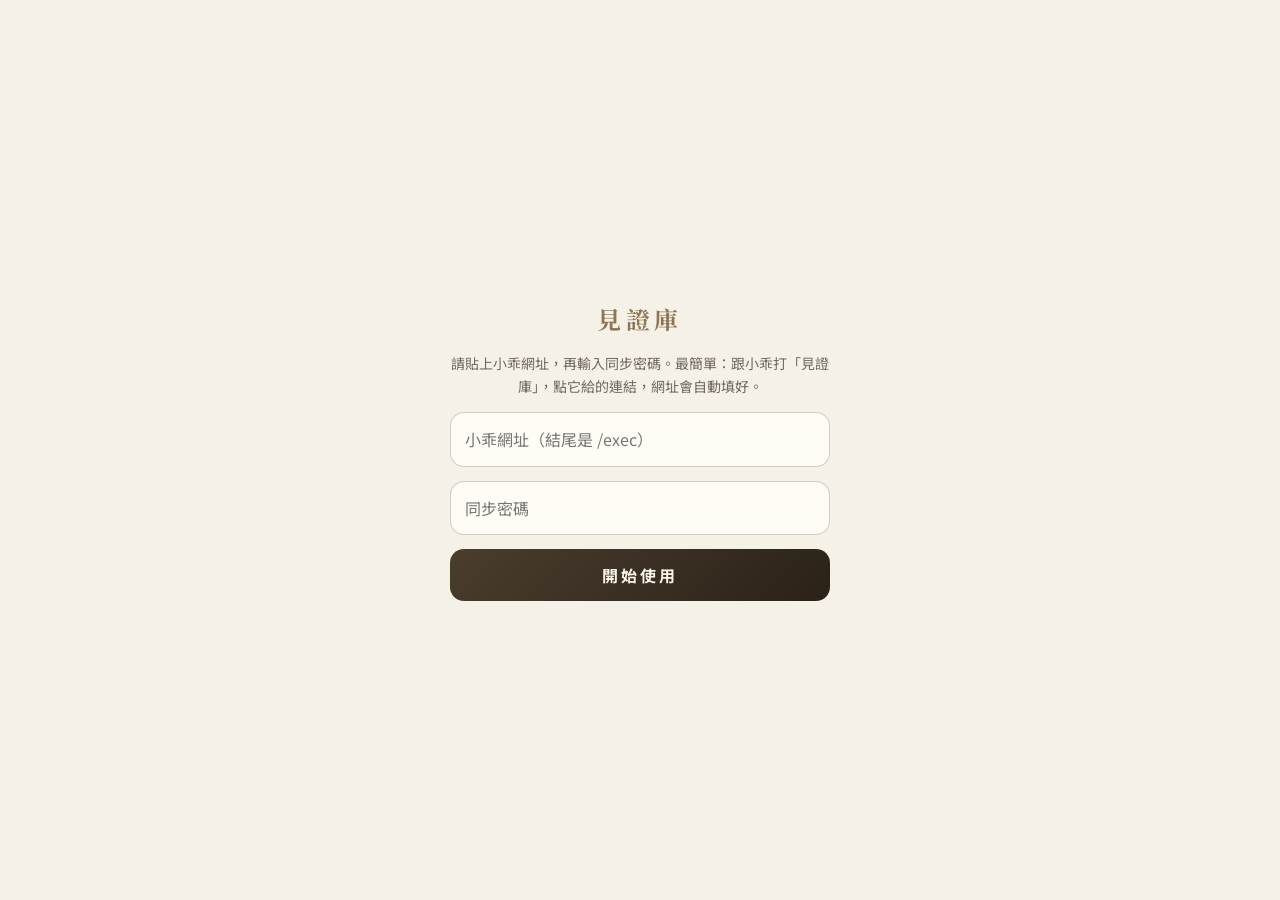
<file: Cases.html>
<!doctype html>
<html lang="zh-Hant"><head><meta charset="utf-8"><meta name="viewport" content="width=device-width,initial-scale=1,viewport-fit=cover">
<meta name="theme-color" content="#F6F1E7">
<script>try{if(localStorage.getItem("xg_cases_theme")==="dark"){document.documentElement.dataset.theme="dark";document.querySelector('meta[name=theme-color]').content="#141414";}}catch(e){}</script>
<title>見證庫｜彥彬特助小乖</title>
<link rel="preconnect" href="https://fonts.googleapis.com"><link rel="preconnect" href="https://fonts.gstatic.com" crossorigin>
<link href="https://fonts.googleapis.com/css2?family=Cormorant+Garamond:ital,wght@0,500;0,600;1,500&family=Noto+Serif+TC:wght@500;600;700&family=Noto+Sans+TC:wght@400;500;700&display=swap" rel="stylesheet">
<link rel="icon" href="https://fonts.gstatic.com/s/e/notoemoji/latest/1f43e/512.png"><link rel="apple-touch-icon" href="https://fonts.gstatic.com/s/e/notoemoji/latest/1f43e/512.png">
<style>
:root{--bg:#F6F1E7;--bg2:#EEE7D9;--card:#FFFCF6;--ink:#2A2218;--soft:rgba(42,34,24,.66);--mute:rgba(42,34,24,.44);--gold:#8C7656;--gold2:#A89270;--line:rgba(42,34,24,.10);--line2:rgba(42,34,24,.22);
 --champ:linear-gradient(135deg,#4A3D2E 0%,#2A2218 100%);--onc:#FBF6EC;--onc2:rgba(251,246,236,.72);--ph:radial-gradient(120% 90% at 30% 20%,#F3EADB,#D6C8B0 80%);--glow:rgba(140,118,86,.06);
 --shadow:0 18px 36px -26px rgba(74,56,30,.35);--sheet:#FBF7EF;--serif:"Noto Serif TC",serif;--latin:"Cormorant Garamond","Noto Serif TC",serif;color-scheme:light}
:root[data-theme="dark"]{--bg:#141414;--bg2:#1B1B1A;--card:#1F1F1E;--ink:#F1F1EE;--soft:rgba(241,241,238,.64);--mute:rgba(241,241,238,.42);--gold:#BDBAB4;--gold2:#9E9B95;--line:rgba(241,241,238,.12);--line2:rgba(241,241,238,.28);
 --champ:linear-gradient(135deg,#F4F4F2 0%,#D6D5D1 100%);--onc:#1C1C1B;--onc2:rgba(28,28,27,.62);--ph:radial-gradient(120% 90% at 30% 20%,#3A3A38,#161615 80%);--glow:rgba(255,255,255,.05);
 --shadow:0 24px 48px -28px rgba(0,0,0,.9);--sheet:#1A1A19;color-scheme:dark}
*{box-sizing:border-box;-webkit-tap-highlight-color:transparent}
html{background:var(--bg)}
body{font-variant-numeric:lining-nums;margin:0;background:var(--bg);color:var(--ink);font:16px/1.65 "Noto Sans TC",-apple-system,"PingFang TC",sans-serif;min-height:100vh;
 padding-left:max(18px,env(safe-area-inset-left,0px));padding-right:max(18px,env(safe-area-inset-right,0px));padding-block:calc(env(safe-area-inset-top,0px) + 22px) calc(env(safe-area-inset-bottom,0px) + 40px)}
body::before{content:"";position:fixed;inset:0;pointer-events:none;background:radial-gradient(120% 60% at 50% -10%,var(--glow),transparent 60%);z-index:0}
main{position:relative;z-index:1;max-width:760px;margin:0 auto;display:grid;gap:22px}
button{font:inherit;color:inherit;cursor:pointer}
/* 標頭 */
.top{display:flex;align-items:flex-start;justify-content:space-between;gap:12px}
.kick{font-family:var(--latin);font-style:italic;letter-spacing:.32em;font-size:13px;color:var(--gold);text-transform:uppercase}
h1{font-family:var(--serif);font-weight:700;font-size:34px;letter-spacing:.12em;margin:2px 0 0;line-height:1.2;background:var(--champ);-webkit-background-clip:text;background-clip:text;color:transparent}
:root:not([data-theme="dark"]) h1{background:none;color:var(--ink)}
.count{color:var(--soft);font-size:13px;letter-spacing:.06em;margin-top:6px}
.count b{font-family:var(--serif);font-size:18px;color:var(--gold);font-weight:600;margin:0 2px}
.ico{flex:none;width:44px;height:44px;border-radius:50%;border:1px solid var(--line2);background:transparent;color:var(--gold);display:grid;place-items:center;font-size:17px}
/* 步驟 */
.steps{display:grid;grid-template-columns:repeat(3,1fr);border:1px solid var(--line);border-radius:18px;overflow:hidden;background:var(--bg2)}
.step{padding:12px 8px 11px;text-align:center;display:grid;gap:2px;position:relative;transition:background .3s}
.step+.step{border-left:1px solid var(--line)}
.step i{font-style:normal;font-family:var(--serif);font-weight:500;font-size:22px;line-height:1;color:var(--mute);transition:color .3s}
.step span{font-size:13px;letter-spacing:.12em;color:var(--mute);transition:color .3s}
.step.on{background:var(--card)}
.step.on i,.step.on span{color:var(--gold)}
.step.on::after{content:"";position:absolute;left:28%;right:28%;bottom:0;height:2px;background:var(--champ);border-radius:2px}
.step.done i{color:var(--gold2)}.step.done span{color:var(--soft)}
/* 搜尋 */
.search{display:flex;align-items:center;gap:12px;border-bottom:1px solid var(--line2);padding:6px 2px 10px}
.search svg{flex:none;width:20px;height:20px;color:var(--gold)}
.search input{flex:1;min-width:0;border:0;background:transparent;color:var(--ink);font:inherit;font-size:17px;outline:none;letter-spacing:.04em}
.search input::placeholder{color:var(--mute)}
.clr{border:0;background:transparent;color:var(--mute);font-size:20px;padding:0 4px}
.flt{display:grid;gap:10px}
.lbl{font-family:var(--latin);font-style:italic;font-size:12px;letter-spacing:.3em;color:var(--mute);text-transform:uppercase}
.row{display:flex;gap:8px;overflow-x:auto;scrollbar-width:none;margin:0 -2px;padding:2px}
.row::-webkit-scrollbar{display:none}
.chip{flex:none;border:1px solid var(--line);background:transparent;color:var(--soft);border-radius:999px;padding:7px 16px;font-size:14px;letter-spacing:.06em;transition:all .2s}
.chip.on{border-color:transparent;background:var(--champ);color:var(--onc);font-weight:700}
/* 卡片 */
.grid{display:grid;grid-template-columns:repeat(2,minmax(0,1fr));gap:14px}
@media(min-width:620px){.grid{grid-template-columns:repeat(3,minmax(0,1fr))}}
.card{position:relative;border:1px solid var(--line);border-radius:18px;overflow:hidden;background:var(--card);box-shadow:var(--shadow);text-align:left;padding:0;display:flex;flex-direction:column;min-width:0;transition:transform .25s,border-color .25s}
.card:active{transform:scale(.98)}
.card.star{border-color:var(--line2)}
.th{position:relative;aspect-ratio:4/5;max-width:100%;background:var(--ph);overflow:hidden}
.th img{position:absolute;inset:0;width:100%;height:100%;object-fit:cover;transition:transform .6s}
.th::after{content:"";position:absolute;inset:auto 0 0;height:55%;background:linear-gradient(transparent,rgba(10,8,6,.78))}
.th .ph{position:absolute;inset:0;display:grid;place-items:center;font-family:var(--latin);font-size:46px;color:var(--mute)}
.play{position:absolute;z-index:1;left:50%;top:44%;transform:translate(-50%,-50%);width:46px;height:46px;border-radius:50%;border:1px solid rgba(255,255,255,.6);background:rgba(16,14,11,.38);backdrop-filter:blur(6px);-webkit-backdrop-filter:blur(6px);display:grid;place-items:center}
.play::before{content:"";margin-left:3px;border-style:solid;border-width:8px 0 8px 13px;border-color:transparent transparent transparent #fff}
.badge{position:absolute;z-index:1;left:10px;bottom:9px;font-size:11px;letter-spacing:.14em;color:#F3EEE5}
.badge b{color:#fff;font-weight:500}
.pin{position:absolute;z-index:2;top:8px;right:8px;width:34px;height:34px;border-radius:50%;border:1px solid rgba(255,255,255,.35);background:rgba(16,14,11,.4);backdrop-filter:blur(6px);-webkit-backdrop-filter:blur(6px);color:#fff;display:grid;place-items:center;font-size:15px;padding:0}
.pin.on{background:var(--champ);border-color:transparent;color:var(--onc)}
.bd{padding:11px 12px 13px;display:grid;gap:5px;min-width:0}
.cat{font-size:11px;letter-spacing:.18em;color:var(--gold)}
.tx{margin:0;font-size:14px;line-height:1.55;display:-webkit-box;-webkit-line-clamp:3;-webkit-box-orient:vertical;overflow:hidden}
.tg{font-size:12px;color:var(--mute);white-space:nowrap;overflow:hidden;text-overflow:ellipsis}
.empty,.msg{grid-column:1/-1;text-align:center;color:var(--soft);padding:40px 10px;font-size:15px;letter-spacing:.06em}
.msg button{margin-top:14px}
.sk{border-radius:18px;background:linear-gradient(100deg,var(--card) 30%,var(--bg2) 50%,var(--card) 70%);background-size:300% 100%;animation:sh 1.4s infinite;aspect-ratio:4/6.2}
@keyframes sh{to{background-position:-150% 0}}
.foot{text-align:center;color:var(--mute);font-size:12px;letter-spacing:.12em;font-family:var(--latin);font-style:italic}
/* 詳細 */
.veil{position:fixed;inset:0;z-index:20;background:rgba(6,5,4,.62);backdrop-filter:blur(3px);-webkit-backdrop-filter:blur(3px);opacity:0;pointer-events:none;transition:opacity .3s}
.veil.on{opacity:1;pointer-events:auto}
.sheet{position:fixed;z-index:21;left:0;right:0;bottom:0;max-height:92vh;overflow:auto;background:var(--sheet);border-radius:26px 26px 0 0;border-top:1px solid var(--line2);
 padding:10px max(20px,env(safe-area-inset-right,0px)) calc(env(safe-area-inset-bottom,0px) + 22px) max(20px,env(safe-area-inset-left,0px));transform:translateY(105%);transition:transform .38s cubic-bezier(.2,.8,.2,1)}
.sheet.on{transform:none}
.sheet .in{max-width:560px;margin:0 auto;display:grid;gap:16px}
.grab{width:42px;height:4px;border-radius:4px;background:var(--line2);margin:0 auto 4px}
.hero{position:relative;border-radius:18px;overflow:hidden;aspect-ratio:16/10;max-width:100%;background:var(--ph);display:block}
.hero img{position:absolute;inset:0;width:100%;height:100%;object-fit:cover}
.hero .play{top:50%;width:62px;height:62px}
.hero .play::before{border-width:11px 0 11px 18px}
.dmeta{display:flex;justify-content:space-between;align-items:center;gap:10px}
.dmeta .cat{font-size:12px}
.dtx{margin:0;font-family:var(--serif);font-weight:500;font-size:18px;line-height:1.75;letter-spacing:.03em;white-space:pre-wrap;word-break:break-word}
.dtg{display:flex;flex-wrap:wrap;gap:6px}
.dtg span{font-size:12px;border:1px solid var(--line);border-radius:999px;padding:3px 10px;color:var(--soft)}
.flow{display:grid;gap:10px;counter-reset:f}
.act{display:flex;align-items:center;gap:14px;border-radius:16px;padding:14px 16px;border:1px solid var(--line2);background:transparent;color:var(--ink);text-decoration:none;font-size:16px;letter-spacing:.06em;text-align:left;width:100%}
.act i{font-style:normal;flex:none;width:30px;height:30px;border-radius:50%;display:grid;place-items:center;font-family:var(--serif);font-size:15px;font-weight:600;border:1px solid var(--line2);color:var(--gold)}
.act small{display:block;font-size:12px;color:var(--mute);letter-spacing:.04em}
.act.go{background:var(--champ);border-color:transparent;color:var(--onc);font-weight:700}
.act.go i{border-color:var(--onc2);color:var(--onc)}
.act.go small{color:var(--onc2)}
.act.line{background:#06C755;border-color:transparent;color:#fff;font-weight:700}
.act.line i{border-color:rgba(255,255,255,.5);color:#fff}.act.line small{color:rgba(255,255,255,.8)}
.act.off{opacity:.45}
.act .ok{margin-left:auto;color:var(--gold);font-size:18px}
.tip{display:flex;gap:14px;align-items:center;padding:4px 16px;color:var(--soft);font-size:14px}
.tip i{font-style:normal;flex:none;width:30px;height:30px;border-radius:50%;display:grid;place-items:center;font-family:var(--latin);font-size:17px;border:1px dashed var(--line2);color:var(--mute)}
.sub{display:flex;gap:10px}
.sub button{flex:1;border:1px solid var(--line);background:transparent;border-radius:12px;padding:10px;font-size:14px;color:var(--soft);letter-spacing:.06em}
.toast{position:fixed;z-index:40;left:50%;bottom:calc(env(safe-area-inset-bottom,0px) + 26px);transform:translate(-50%,20px);opacity:0;background:var(--champ);color:var(--onc);font-weight:700;padding:10px 20px;border-radius:999px;font-size:14px;transition:all .3s;pointer-events:none;max-width:90vw;text-align:center}
.toast.on{opacity:1;transform:translate(-50%,0)}
/* 打勾多筆刪除 */
.tools{display:flex;gap:8px;flex:none}
.selbtn{height:44px;border-radius:999px;border:1px solid var(--line2);background:transparent;color:var(--gold);padding:0 16px;font-size:14px;letter-spacing:.1em}
.selbtn.on{background:var(--champ);color:var(--onc);border-color:transparent}
.ck{position:absolute;z-index:2;top:8px;left:8px;width:30px;height:30px;border-radius:50%;border:2px solid rgba(255,255,255,.85);background:rgba(16,14,11,.28);display:none;place-items:center;color:#fff;font-size:16px;font-weight:700}
body.sel .ck{display:grid}body.sel .pin{display:none}
.card.pk{outline:3px solid var(--gold);outline-offset:-3px}.card.pk .ck{background:var(--champ);border-color:transparent;color:var(--onc)}
.card.pk .ck::before{content:"✓"}
.selbar{position:fixed;z-index:15;left:0;right:0;bottom:0;background:var(--sheet);border-top:1px solid var(--line2);box-shadow:0 -14px 30px -20px rgba(0,0,0,.35);
 padding:12px max(16px,env(safe-area-inset-right,0px)) calc(env(safe-area-inset-bottom,0px) + 12px) max(16px,env(safe-area-inset-left,0px));transform:translateY(110%);transition:transform .3s}
body.sel .selbar{transform:none}body.sel main{padding-bottom:96px}
.selbar .in{max-width:760px;margin:0 auto;display:flex;align-items:center;gap:8px;flex-wrap:wrap}
.selbar .n{flex:1;min-width:0;font-size:14px;color:var(--soft)}
.selbar button{border-radius:12px;padding:10px 14px;font-size:14px;font-weight:700;border:1px solid var(--line2);background:transparent;color:var(--ink)}
.selbar .del{background:#9A3B2E;border-color:transparent;color:#fff}.selbar .del:disabled{opacity:.4}
/* 登入 */
#login{position:fixed;inset:0;z-index:30;background:var(--bg);display:none;align-items:center;justify-content:center;padding:24px}
#login .box{width:100%;max-width:380px;display:grid;gap:14px;text-align:center}
#login b{font-family:var(--serif);font-size:24px;letter-spacing:.2em;color:var(--gold)}
#login p{margin:0;color:var(--soft);font-size:14px}
#login input{border:1px solid var(--line2);background:var(--card);color:var(--ink);border-radius:14px;padding:13px 14px;font:inherit;outline:none}
#login .go2{border:0;border-radius:14px;padding:13px;background:var(--champ);color:var(--onc);font-weight:700;letter-spacing:.2em}
</style></head>
<body>
<main>
 <div class="top">
  <div><div class="kick">Testimony Archive</div><h1>見證庫</h1><div class="count" id="count">讀取中…</div></div>
  <div class="tools"><button class="selbtn" id="selbtn">選取</button><button class="ico" id="thm" aria-label="換顏色">☀︎</button></div>
 </div>
 <div class="steps" id="steps">
  <div class="step on" data-s="1"><i>1</i><span>找見證</span></div>
  <div class="step" data-s="2"><i>2</i><span>看內容</span></div>
  <div class="step" data-s="3"><i>3</i><span>分享 LINE</span></div>
 </div>
 <label class="search"><svg viewBox="0 0 24 24" fill="none" stroke="currentColor" stroke-width="1.6" stroke-linecap="round"><circle cx="11" cy="11" r="6.5"/><path d="M16 16l4.5 4.5"/></svg>
  <input id="q" placeholder="打名字、產品、狀況…" autocomplete="off" enterkeyhint="search"><button class="clr" id="clr" hidden aria-label="清除">×</button></label>
 <div class="flt"><div class="lbl">Category・分類</div><div class="row" id="cats"></div></div>
 <div class="flt" id="pbox"><div class="lbl">Product・產品</div><div class="row" id="prods"></div></div>
 <div class="grid" id="list"></div>
 <div class="foot">⭐ 常用的排最前面</div>
</main>

<div class="veil" id="veil"></div>
<div class="sheet" id="sheet" role="dialog" aria-modal="true"><div class="in" id="sin"></div></div>
<div class="selbar" id="selbar"><div class="in" id="selin"></div></div>
<div class="toast" id="toast"></div>

<div id="login"><div class="box">
 <b>見證庫</b><p id="lgmsg">第一次使用，請輸入同步密碼（會記在這支手機上）。</p>
 <input id="url" placeholder="小乖網址（結尾是 /exec）" autocomplete="off">
 <input id="pw" type="password" placeholder="同步密碼" autocomplete="current-password">
 <button class="go2" id="pwgo">開始使用</button>
</div></div>

<script>
const $=id=>document.getElementById(id);
let KEY='',URL='',ALL=[],CATS=[],cat='全部',prod='全部';
// 連線設定：跟對話頁共用（同一支手機輸入過就不用再輸入）；小乖網址可以放在 ?u=，密碼不放網址
try{const c=JSON.parse(localStorage.getItem('xg_talk')||'{}');KEY=c.key||'';URL=c.url||'';
 if(!KEY||!URL){const a=JSON.parse(localStorage.getItem('xiaoguai_v1')||'{}');KEY=KEY||a.syncKey||'';URL=URL||a.syncUrl||'';}}catch(e){}
try{const m=location.search.match(/[?&]u=([^&]+)/);if(m){const u=decodeURIComponent(m[1]);if(/^https:\/\/script\.google\.com\//.test(u))URL=u.replace(/\?.*$/,'');history.replaceState(null,'',location.pathname);}}catch(e){}
function saveCfg(){try{const c=JSON.parse(localStorage.getItem('xg_talk')||'{}');c.key=KEY;c.url=URL;localStorage.setItem('xg_talk',JSON.stringify(c));}catch(e){}}
function login(msg){$('lgmsg').textContent=msg||(URL?'第一次使用，請輸入同步密碼（會記在這支手機上）。':'請貼上小乖網址，再輸入同步密碼。最簡單：跟小乖打「見證庫」，點它給的連結，網址會自動填好。');$('url').style.display=URL?'none':'';$('url').value=URL;$('pw').value='';$('login').style.display='flex';}
$('pwgo').onclick=()=>{const u=($('url').value.trim()||URL).replace(/\?.*$/,''),k=$('pw').value.trim();if(!/^https:\/\/script\.google(usercontent)?\.com\//.test(u)){$('url').style.display='';$('lgmsg').textContent='網址要是 https://script.google.com/macros/s/…/exec';return;}if(!k){$('lgmsg').textContent='請輸入同步密碼';return;}URL=u;KEY=k;saveCfg();$('login').style.display='none';load();};
// 顏色：預設米白色系（使用者 2026-10-16），右上角可換深色
function paintThm(){const d=document.documentElement.dataset.theme==='dark';$('thm').textContent=d?'☀︎':'☾';document.querySelector('meta[name=theme-color]').content=d?'#141414':'#F6F1E7';}
$('thm').onclick=()=>{const d=document.documentElement.dataset.theme!=='dark';if(d)document.documentElement.dataset.theme='dark';else delete document.documentElement.dataset.theme;try{localStorage.setItem('xg_cases_theme',d?'dark':'light');}catch(e){}paintThm();};paintThm();

function api(o){if(window.XG_DEMO)return XG_DEMO(o);return fetch(URL,{method:'POST',headers:{'Content-Type':'text/plain;charset=utf-8'},body:JSON.stringify(Object.assign({key:KEY},o))}).then(r=>r.json());}
function toast(t){const e=$('toast');e.textContent=t;e.classList.add('on');clearTimeout(toast.t);toast.t=setTimeout(()=>e.classList.remove('on'),2400);}
function step(n){document.querySelectorAll('.step').forEach(s=>{const k=+s.dataset.s;s.classList.toggle('on',k===n);s.classList.toggle('done',k<n);});}

function load(){if(!window.XG_DEMO&&(!KEY||!URL)){login();return;}
 $('list').innerHTML=Array(4).fill('<div class="sk"></div>').join('');
 api({action:'cases'}).then(r=>{if(!r.ok){if(/密碼/.test(r.error||'')){login('同步密碼不對，請重新輸入');return;}throw new Error(r.error||'讀不到');}
  ALL=r.items||[];CATS=r.cats||[];draw();}).catch(e=>{$('list').innerHTML='';const m=document.createElement('div');m.className='msg';m.textContent='讀不到見證庫（'+e.message+'）';const b=document.createElement('button');b.className='chip on';b.textContent='再試一次';b.onclick=load;m.append(document.createElement('br'),b);$('list').appendChild(m);$('count').textContent='';});}

function chips(el,arr,cur,set){el.innerHTML='';arr.forEach(v=>{const b=document.createElement('button');b.className='chip'+(cur===v?' on':'');b.textContent=v;b.onclick=()=>{set(v);draw();};el.appendChild(b);});}
const prodsOf=x=>String(x.products||'').split(/[、,，\s|｜]+/).filter(Boolean);
function draw(){
 const used=new Set(ALL.map(x=>x.cat).filter(Boolean));const cs=['全部'].concat(ALL.some(x=>x.star)?['⭐ 常用']:[]).concat(CATS.filter(c=>used.has(c))).concat([...used].filter(c=>CATS.indexOf(c)<0));
 if(cs.indexOf(cat)<0)cat='全部';chips($('cats'),cs,cat,v=>cat=v);
 const ps=['全部',...new Set(ALL.flatMap(prodsOf))];if(ps.indexOf(prod)<0)prod='全部';$('pbox').hidden=ps.length<2;chips($('prods'),ps,prod,v=>prod=v);
 const q=$('q').value.trim().toLowerCase();$('clr').hidden=!q;const ws=q.split(/\s+/).filter(Boolean);
 const L=ALL.filter(x=>(cat==='全部'||(cat==='⭐ 常用'?x.star:x.cat===cat))&&(prod==='全部'||prodsOf(x).indexOf(prod)>=0)&&ws.every(w=>[x.cat,x.cap,x.text,x.tags,x.kw].join(' ').toLowerCase().indexOf(w)>=0))
  .sort((a,b)=>(b.star-a.star)||(b.t-a.t));
 $('count').innerHTML='';$('count').append('珍藏 ');const n=document.createElement('b');n.textContent=ALL.length;$('count').append(n,' 則見證'+(L.length!==ALL.length?'・找到 '+L.length+' 則':''));
 const list=$('list');list.innerHTML='';
 if(!L.length){const e=document.createElement('div');e.className='empty';e.textContent=ALL.length?'找不到，換個關鍵字或分類試試':'還沒有見證。在 LINE 或 Telegram 按「➕ 新增見證」傳給小乖就會出現在這裡。';list.appendChild(e);return;}
 L.forEach(x=>list.appendChild(card(x)));}
function thumbEl(x,box){if(x.thumb){const i=new Image();i.alt='';i.loading='lazy';i.onerror=()=>i.remove();i.src=x.thumb;box.appendChild(i);}
 else{const p=document.createElement('div');p.className='ph';p.textContent=x.type==='text'?'“':x.type==='document'?'✦':'❦';box.appendChild(p);}
 if(x.type==='video'||x.type==='animation'){const p=document.createElement('span');p.className='play';box.appendChild(p);}}
function card(x){const c=document.createElement('div');c._x=x;c.className='card'+(x.star?' star':'');c.setAttribute('role','button');c.tabIndex=0;
 const th=document.createElement('div');th.className='th';thumbEl(x,th);
 const bg=document.createElement('div');bg.className='badge';bg.innerHTML='<b></b>';bg.firstChild.textContent=x.kind||'';bg.append(x.day?'　'+x.day:'');th.appendChild(bg);
 const pin=document.createElement('button');pin.className='pin'+(x.star?' on':'');pin.textContent='★';pin.setAttribute('aria-label','常用');pin.onclick=e=>{e.stopPropagation();star(x);};th.appendChild(pin);
 const ck=document.createElement('span');ck.className='ck';th.appendChild(ck);if(SEL.has(x.k))c.classList.add('pk');
 const bd=document.createElement('div');bd.className='bd';const ct=document.createElement('div');ct.className='cat';ct.textContent=x.cat||'文字';const tx=document.createElement('p');tx.className='tx';tx.textContent=x.cap||'（沒有說明）';bd.append(ct,tx);
 if(x.tags){const t=document.createElement('div');t.className='tg';t.textContent=x.tags;bd.appendChild(t);}
 c.append(th,bd);c.onclick=()=>{if(selOn){pick(x,c);return;}open(x);};c.onkeydown=e=>{if(e.key==='Enter')c.onclick();};return c;}
// 打勾多筆刪除：按「選取」→ 點卡片打勾 →「刪除」→ 確定（使用者 2026-10-17）
let selOn=false,ask=false;const SEL=new Set();
function selMode(on){selOn=on;ask=false;SEL.clear();document.body.classList.toggle('sel',on);$('selbtn').classList.toggle('on',on);$('selbtn').textContent=on?'完成':'選取';draw();selBar();}
function shown(){return [...document.querySelectorAll('#list .card')].map(c=>c._x).filter(Boolean);}
function pick(x,c){if(SEL.has(x.k))SEL.delete(x.k);else SEL.add(x.k);c.classList.toggle('pk',SEL.has(x.k));ask=false;selBar();}
function selBar(){const b=$('selin');b.innerHTML='';const n=SEL.size;const t=document.createElement('div');t.className='n';
 if(ask){t.textContent='確定刪除這 '+n+' 則？刪掉後找不回來。';const y=document.createElement('button');y.className='del';y.textContent='確定刪除';y.onclick=doDel;const no=document.createElement('button');no.textContent='不刪了';no.onclick=()=>{ask=false;selBar();};b.append(t,no,y);return;}
 t.textContent=n?'已選 '+n+' 則':'點卡片打勾，可以選好幾則';const all=document.createElement('button');const sh=shown();const every=sh.length&&sh.every(x=>SEL.has(x.k));all.textContent=every?'全不選':'全選';
 all.onclick=()=>{sh.forEach(x=>every?SEL.delete(x.k):SEL.add(x.k));draw();selBar();};const d=document.createElement('button');d.className='del';d.textContent=n?'刪除（'+n+'）':'刪除';d.disabled=!n;d.onclick=()=>{ask=true;selBar();};b.append(t,all,d);}
function doDel(){const ks=[...SEL];const t=$('selin');t.innerHTML='<div class="n">刪除中…</div>';
 api({action:'caseDel',ks:ks}).then(r=>{if(!r.ok)throw new Error(r.error||'');ALL=ALL.filter(x=>ks.indexOf(x.k)<0);toast('已刪除 '+r.n+' 則');selMode(false);})
 .catch(e=>{ask=false;selBar();toast('沒刪成功，再試一次'+(e.message?'（'+e.message+'）':''));});}
$('selbtn').onclick=()=>selMode(!selOn);
function star(x){x.star=!x.star;draw();if(cur===x)open(x,true);api({action:'caseStar',k:x.k,on:x.star}).then(r=>{if(!r.ok)throw 0;toast(x.star?'已設為常用，會排在最前面':'已取消常用');}).catch(()=>{x.star=!x.star;draw();toast('沒存成功，再試一次');});}

// 詳細：照順序 ① 看內容 → ② 分享到 LINE → ③ 在 LINE 選人傳送
let cur=null,seen=false;
function open(x,keep){cur=x;if(!keep)seen=false;const s=$('sin');s.innerHTML='<div class="grab"></div>';
 const hero=document.createElement(x.link?'a':'div');hero.className='hero';if(x.link){hero.href=x.link;hero.target='_blank';hero.rel='noopener';hero.onclick=()=>mark();}thumbEl(x,hero);
 const mt=document.createElement('div');mt.className='dmeta';const ct=document.createElement('div');ct.className='cat';ct.textContent=[x.cat,x.kind,x.day].filter(Boolean).join('・');
 const pin=document.createElement('button');pin.className='pin'+(x.star?' on':'');pin.style.position='static';pin.textContent='★';pin.onclick=()=>star(x);mt.append(ct,pin);
 const tx=document.createElement('p');tx.className='dtx';tx.textContent=x.text||x.cap||'（沒有說明）';
 const tg=document.createElement('div');tg.className='dtg';[x.products,x.people].filter(Boolean).join('｜').split('｜').forEach(t=>{if(t){const e=document.createElement('span');e.textContent=t;tg.appendChild(e);}});
 const f=document.createElement('div');f.className='flow';
 const media=x.type!=='text';
 const a1=document.createElement(x.link?'a':'button');a1.className='act'+(seen?'':' go');
 a1.innerHTML='<i>2</i><div><span></span><small></small></div>'+(seen?'<span class="ok">✓</span>':'');
 a1.querySelector('span').textContent=media?(x.type==='photo'?'看圖片':'看影片'):'看內容';a1.querySelector('small').textContent=media?'先確認是不是要分享的這一則':'內容在上面，確認後按下一步';
 if(x.link){a1.href=x.link;a1.target='_blank';a1.rel='noopener';a1.onclick=()=>mark();}else a1.onclick=()=>{if(media&&x.need)fetchLink(x,true);else mark();};
 const a2=document.createElement('a');a2.className='act line'+(seen?'':' off');a2.innerHTML='<i>3</i><div><span>分享到 LINE</span><small>會打開 LINE，連同說明一起帶過去</small></div>';
 a2.href='#';a2.onclick=e=>{e.preventDefault();share(x);};
 const tip=document.createElement('div');tip.className='tip';tip.innerHTML='<i>✓</i><div>最後在 LINE 選好友或群組，按「傳送」</div>';
 f.append(a1,a2,tip);
 const sub=document.createElement('div');sub.className='sub';const cp=document.createElement('button');cp.textContent='複製說明＋連結';cp.onclick=()=>copy(x);const cl=document.createElement('button');cl.textContent='關閉';cl.onclick=close;sub.append(cp,cl);
 s.append(hero,mt,tx);if(tg.children.length)s.appendChild(tg);s.append(f,sub);
 $('veil').classList.add('on');$('sheet').classList.add('on');step(seen?3:2);}
function mark(){setTimeout(()=>{seen=true;if(cur)open(cur,true);},400);}
function close(){$('veil').classList.remove('on');$('sheet').classList.remove('on');cur=null;step(1);}
$('veil').onclick=close;
function fetchLink(x,view){toast('準備連結中…');return api({action:'caseLink',k:x.k}).then(r=>{
 if(r.tg){toast('檔案太大，已傳到你的 Telegram 小乖，長按就能分享');return null;}
 if(!r.ok)throw new Error(r.error);Object.assign(x,r.item,{need:false,star:x.star});draw();if(cur===x)open(x,true);if(view&&x.link)toast('連結好了，再按一次「看'+(x.type==='photo'?'圖片':'影片')+'」');return x.link;})
 .catch(e=>{toast(e.message||'連結做不出來，再試一次');return null;});}
function msgOf(x){return [x.text||x.cap,x.link].filter(Boolean).join('\n');}
function share(x){const go=()=>{step(3);location.href='https://line.me/R/share?text='+encodeURIComponent(msgOf(x));};
 if(x.type!=='text'&&!x.link){fetchLink(x).then(l=>{if(l)go();});return;}go();}
function copy(x){const t=msgOf(x);(navigator.clipboard?navigator.clipboard.writeText(t):Promise.reject()).then(()=>toast('已複製，貼到 LINE 就好')).catch(()=>toast('複製失敗，請用「分享到 LINE」'));}
$('q').oninput=draw;$('clr').onclick=()=>{$('q').value='';draw();$('q').focus();};
load();
</script>
</body></html>
</file>
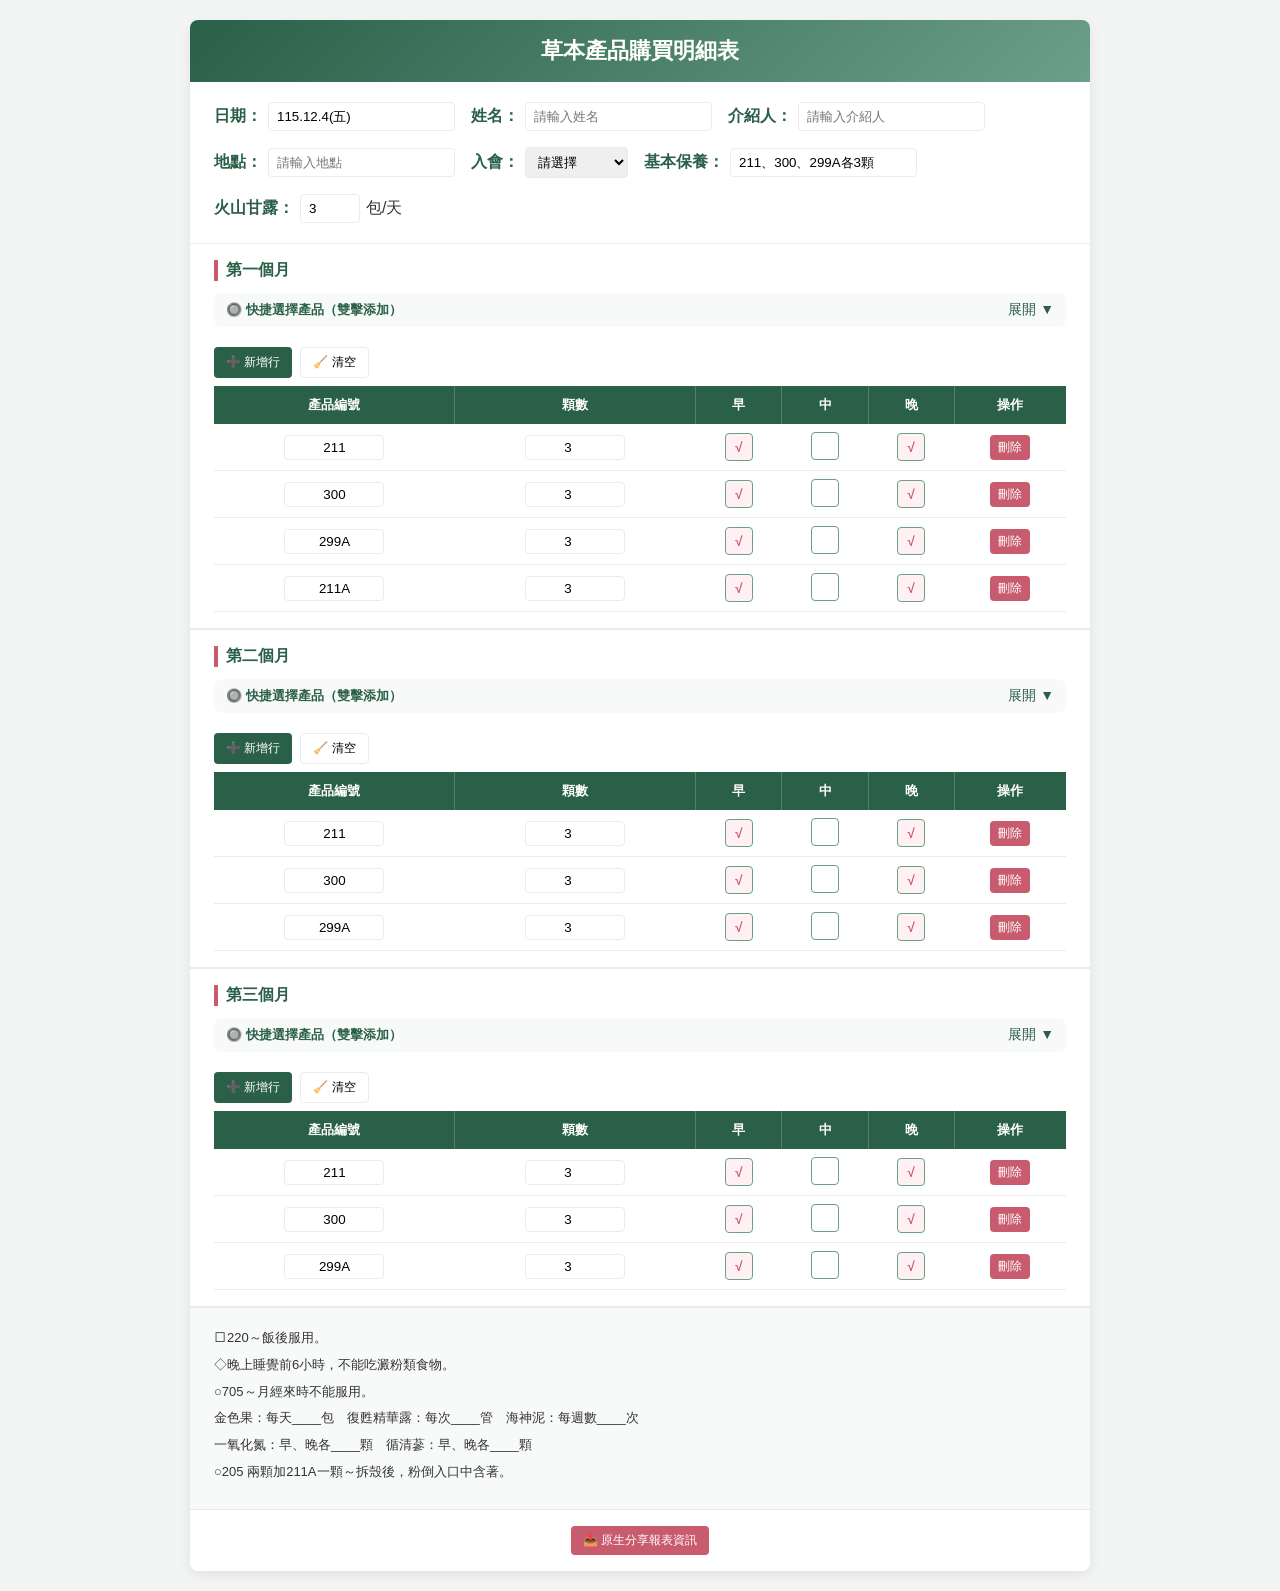
<file: index000.html>
<!DOCTYPE html>
<html lang="zh-TW">
<head>
    <meta charset="UTF-8">
    <meta name="viewport" content="width=device-width, initial-scale=1.0">
    <title>草本產品購買明細表</title>
    <style>
        * {
            margin: 0;
            padding: 0;
            box-sizing: border-box;
            font-family: "Microsoft JhengHei", "PingFang TC", "Heiti TC", sans-serif;
        }

        :root {
            --primary: #2A5F48;
            --secondary: #6B9F8A;
            --accent: #C85C6E;
            --light: #F8FAF9;
            --gray: #E9ECEB;
            --dark: #333333;
            --shadow: 0 4px 12px rgba(0,0,0,0.08);
            --radius: 8px;
        }

        body {
            background-color: #F3F5F4;
            padding: 20px;
            color: var(--dark);
        }

        .container {
            max-width: 900px;
            margin: 0 auto;
            background: white;
            border-radius: var(--radius);
            box-shadow: var(--shadow);
            overflow: hidden;
        }

        /* 头部标题 */
        .header {
            background: linear-gradient(135deg, var(--primary), var(--secondary));
            color: white;
            padding: 16px 24px;
            text-align: center;
        }

        .header h1 {
            font-size: 22px;
            font-weight: 600;
        }

        /* 基本资料 */
        .info-card {
            padding: 20px 24px;
            border-bottom: 1px solid var(--gray);
            display: flex;
            flex-wrap: wrap;
            gap: 16px;
            align-items: center;
        }

        .info-item {
            display: flex;
            align-items: center;
            gap: 6px;
        }

        .info-item label {
            font-weight: 600;
            color: var(--primary);
        }

        .info-item input, .info-item select {
            border: 1px solid var(--gray);
            border-radius: 4px;
            padding: 6px 8px;
            outline: none;
            transition: 0.2s;
        }

        .info-item input:focus, .info-item select:focus {
            border-color: var(--secondary);
        }

        /* 月份模块容器 */
        .month-section {
            padding: 16px 24px;
            border-bottom: 2px solid var(--gray);
        }

        .month-title {
            font-size: 16px;
            font-weight: 600;
            color: var(--primary);
            margin-bottom: 12px;
            padding-left: 8px;
            border-left: 4px solid var(--accent);
        }

        /* 折叠面板 */
        .collapse-header {
            display: flex;
            justify-content: space-between;
            align-items: center;
            padding: 8px 12px;
            background: var(--light);
            border-radius: var(--radius);
            cursor: pointer;
            margin-bottom: 8px;
        }

        .collapse-content {
            display: none;
            padding: 8px 12px;
            background: var(--light);
            border-radius: var(--radius);
        }

        .collapse-content.show {
            display: block;
        }

        .collapse-btn {
            background: none;
            border: none;
            color: var(--primary);
            font-size: 14px;
            cursor: pointer;
        }

        /* 产品快捷选择区 */
        .product-panel {
            margin-bottom: 12px;
        }

        .panel-title {
            font-weight: 600;
            color: var(--primary);
            font-size: 13px;
        }

        .product-tags {
            display: flex;
            flex-wrap: wrap;
            gap: 6px;
            max-height: 120px;
            overflow-y: auto;
            padding-right: 8px;
        }

        .product-tag {
            padding: 5px 10px;
            background: white;
            border: 1px solid var(--secondary);
            border-radius: 20px;
            font-size: 12px;
            cursor: pointer;
            transition: 0.2s;
            white-space: nowrap;
        }

        /* 已添加产品样式（防呆标识） */
        .product-tag.added {
            background: var(--secondary);
            color: white;
            cursor: not-allowed;
            border-color: var(--primary);
        }

        .product-tag:hover:not(.added) {
            background: var(--secondary);
            color: white;
        }

        /* 操作按钮区 */
        .action-bar {
            padding: 8px 0;
            display: flex;
            gap: 8px;
            flex-wrap: wrap;
        }

        .btn {
            padding: 6px 12px;
            border: none;
            border-radius: 4px;
            font-size: 12px;
            font-weight: 500;
            cursor: pointer;
            transition: 0.2s;
        }

        .btn-primary {
            background: var(--primary);
            color: white;
        }

        .btn-light {
            background: white;
            border: 1px solid var(--gray);
        }

        .btn-accent {
            background: var(--accent);
            color: white;
        }

        .btn:hover {
            opacity: 0.9;
        }

        /* 直式高质感表格 */
        .table-wrapper {
            overflow-x: auto;
        }

        .nutrition-table {
            width: 100%;
            border-collapse: collapse;
            min-width: 650px;
        }

        .nutrition-table thead {
            background: var(--primary);
            color: white;
        }

        .nutrition-table th {
            padding: 10px 8px;
            font-size: 13px;
            font-weight: 600;
            text-align: center;
            border-right: 1px solid rgba(255,255,255,0.2);
        }

        .nutrition-table th:last-child {
            border-right: none;
        }

        .nutrition-table tbody tr {
            border-bottom: 1px solid var(--gray);
            transition: 0.2s;
        }

        .nutrition-table tbody tr:hover {
            background: var(--light);
        }

        .nutrition-table td {
            padding: 8px 6px;
            text-align: center;
            font-size: 13px;
            vertical-align: middle;
        }

        .edit-input {
            width: 100px;
            text-align: center;
            border: 1px solid var(--gray);
            border-radius: 4px;
            padding: 4px;
            outline: none;
        }

        .check-btn {
            width: 28px;
            height: 28px;
            border-radius: 4px;
            border: 1px solid var(--secondary);
            background: white;
            cursor: pointer;
            display: inline-flex;
            align-items: center;
            justify-content: center;
            font-weight: bold;
            color: var(--accent);
        }

        /* 勾選樣式 */
        .check-btn.active {
            background: #FFF0F3;
        }

        /* 單行刪除按鈕 */
        .del-single-btn {
            padding: 4px 8px;
            background: var(--accent);
            color: white;
            border: none;
            border-radius: 4px;
            cursor: pointer;
            font-size: 12px;
        }

        /* 分享按鈕區 */
        .share-section {
            padding: 16px 24px;
            text-align: center;
            border-top: 1px solid var(--gray);
        }

        /* 备注区 */
        .notes {
            padding: 20px 24px;
            background: var(--light);
            font-size: 13px;
            line-height: 1.6;
        }

        .note-item {
            margin-bottom: 6px;
        }

        /* 滚动条美化 */
        ::-webkit-scrollbar {
            width: 6px;
            height: 6px;
        }

        ::-webkit-scrollbar-thumb {
            background: var(--secondary);
            border-radius: 3px;
        }
    </style>
</head>
<body>
    <div class="container">
        <!-- 头部 -->
        <div class="header">
            <h1>草本產品購買明細表</h1>
        </div>

        <!-- 基本资料 -->
        <div class="info-card">
            <div class="info-item">
                <label>日期：</label>
                <input type="text" id="date" readonly>
            </div>
            <div class="info-item">
                <label>姓名：</label>
                <input type="text" id="name" placeholder="請輸入姓名">
            </div>
            <div class="info-item">
                <label>介紹人：</label>
                <input type="text" id="introducer" placeholder="請輸入介紹人">
            </div>
            <!-- 新增：地點欄位 -->
            <div class="info-item">
                <label>地點：</label>
                <input type="text" id="location" placeholder="請輸入地點" value="">
            </div>
            <!-- 修改：入會下拉欄位 -->
            <div class="info-item">
                <label>入會：</label>
                <select id="memberType">
                    <option value="">請選擇</option>
                    <option value="草本（男）">草本（男）</option>
                    <option value="草本（女）">草本（女）</option>
                    <option value="命運九號">命運九號</option>
                    <option value="已入會">已入會</option>
                </select>
            </div>
            <div class="info-item">
                <label>基本保養：</label>
                <input type="text" id="basicNutrition" value="211、300、299A各3顆">
            </div>
            <!-- 修改：火山甘露 數字選擇包數 -->
            <div class="info-item">
                <label>火山甘露：</label>
                <input type="number" id="volcanoTea" min="0" value="3" style="width:60px">
                <span>包/天</span>
            </div>
        </div>

        <!-- 第一個月 -->
        <div class="month-section">
            <div class="month-title">第一個月</div>
            <!-- 折疊產品面板 -->
            <div class="product-panel">
                <div class="collapse-header" onclick="toggleCollapse(1)">
                    <div class="panel-title">🔘 快捷選擇產品（雙擊添加）</div>
                    <button class="collapse-btn" id="collapseBtn1">展開 ▼</button>
                </div>
                <div class="collapse-content" id="collapseContent1">
                    <div class="product-tags" id="tags1"></div>
                </div>
            </div>
            <div class="action-bar">
                <button class="btn btn-primary" onclick="addRow(1)">➕ 新增行</button>
                <button class="btn btn-light" onclick="clearTable(1)">🧹 清空</button>
            </div>
            <div class="table-wrapper">
                <table class="nutrition-table">
                    <thead>
                        <tr>
                            <th>產品編號</th>
                            <th>顆數</th>
                            <th>早</th>
                            <th>中</th>
                            <th>晚</th>
                            <th>操作</th>
                        </tr>
                    </thead>
                    <tbody id="body1"></tbody>
                </table>
            </div>
        </div>

        <!-- 第二個月 -->
        <div class="month-section">
            <div class="month-title">第二個月</div>
            <div class="product-panel">
                <div class="collapse-header" onclick="toggleCollapse(2)">
                    <div class="panel-title">🔘 快捷選擇產品（雙擊添加）</div>
                    <button class="collapse-btn" id="collapseBtn2">展開 ▼</button>
                </div>
                <div class="collapse-content" id="collapseContent2">
                    <div class="product-tags" id="tags2"></div>
                </div>
            </div>
            <div class="action-bar">
                <button class="btn btn-primary" onclick="addRow(2)">➕ 新增行</button>
                <button class="btn btn-light" onclick="clearTable(2)">🧹 清空</button>
            </div>
            <div class="table-wrapper">
                <table class="nutrition-table">
                    <thead>
                        <tr>
                            <th>產品編號</th>
                            <th>顆數</th>
                            <th>早</th>
                            <th>中</th>
                            <th>晚</th>
                            <th>操作</th>
                        </tr>
                    </thead>
                    <tbody id="body2"></tbody>
                </table>
            </div>
        </div>

        <!-- 第三個月 -->
        <div class="month-section">
            <div class="month-title">第三個月</div>
            <div class="product-panel">
                <div class="collapse-header" onclick="toggleCollapse(3)">
                    <div class="panel-title">🔘 快捷選擇產品（雙擊添加）</div>
                    <button class="collapse-btn" id="collapseBtn3">展開 ▼</button>
                </div>
                <div class="collapse-content" id="collapseContent3">
                    <div class="product-tags" id="tags3"></div>
                </div>
            </div>
            <div class="action-bar">
                <button class="btn btn-primary" onclick="addRow(3)">➕ 新增行</button>
                <button class="btn btn-light" onclick="clearTable(3)">🧹 清空</button>
            </div>
            <div class="table-wrapper">
                <table class="nutrition-table">
                    <thead>
                        <tr>
                            <th>產品編號</th>
                            <th>顆數</th>
                            <th>早</th>
                            <th>中</th>
                            <th>晚</th>
                            <th>操作</th>
                        </tr>
                    </thead>
                    <tbody id="body3"></tbody>
                </table>
            </div>
        </div>

        <!-- 备注 -->
        <div class="notes">
            <div class="note-item">☐220～飯後服用。</div>
            <div class="note-item">◇晚上睡覺前6小時，不能吃澱粉類食物。</div>
            <div class="note-item">○705～月經來時不能服用。</div>
            <div class="note-item">金色果：每天____包　復甦精華露：每次____管　海神泥：每週數____次</div>
            <div class="note-item">一氧化氮：早、晚各____顆　循清蔘：早、晚各____顆</div>
            <div class="note-item">○205 兩顆加211A一顆～拆殼後，粉倒入口中含著。</div>
        </div>

        <!-- 原生分享按鈕 -->
        <div class="share-section">
            <button class="btn btn-accent" onclick="nativeShare()">📤 原生分享報表資訊</button>
        </div>
    </div>

    <script>
        // ===================== 產品列表 =====================
        const productList = [
            "新入會(9號）","新入會(草本）男","新入會(草本）女","2711AB(1)限4盒","限入會2711AB(4)限1組",
            "211","300","299A","火山甘露_限4盒","200","201","202","205","209","210","211A","220","222",
            "233","240","255A","260","266","268","270","280","286","288","289","290","295","299",
            "701","702","703","705","706","707","708","747AB","777Q","777Q(4)限2組",
            "大女王","極樂鳥","101","111","168","金色果(2）","海神泥","復甦精華露"
        ];

        // 默認產品配置
        const defaultProducts = {
            1: ["211", "300", "299A", "211A"],
            2: ["211", "300", "299A"],
            3: ["211", "300", "299A"]
        };

        // 存儲每個月份已添加的產品（防呆用）
        const addedProducts = {1: [], 2: [], 3: []};

        // ===================== 自動加載今日日期 =====================
        function loadTodayDate() {
            const now = new Date();
            const year = now.getFullYear() - 1911;
            const month = now.getMonth() + 1;
            const day = now.getDate();
            const week = ['日','一','二','三','四','五','六'][now.getDay()];
            document.getElementById('date').value = `${year}.${month}.${day}(${week})`;
        }

        // ===================== 折疊面板切換 =====================
        function toggleCollapse(month) {
            const content = document.getElementById(`collapseContent${month}`);
            const btn = document.getElementById(`collapseBtn${month}`);
            content.classList.toggle('show');
            btn.textContent = content.classList.contains('show') ? '收起 ▲' : '展開 ▼';
        }

        // ===================== 渲染產品標籤 =====================
        function renderAllTags() {
            [1,2,3].forEach(month => {
                const container = document.getElementById(`tags${month}`);
                productList.forEach(item => {
                    const tag = document.createElement('div');
                    tag.className = 'product-tag';
                    tag.textContent = item;
                    tag.dataset.product = item;
                    tag.ondblclick = () => addProductWithRow(month, item, tag);
                    container.appendChild(tag);
                });
            });
        }

        // 更新產品標籤樣式（已添加/未添加）
        function updateTagStyle(month, product, isAdded) {
            const tags = document.querySelectorAll(`#tags${month} .product-tag`);
            tags.forEach(tag => {
                if(tag.dataset.product === product) {
                    if(isAdded) {
                        tag.classList.add('added');
                    } else {
                        tag.classList.remove('added');
                    }
                }
            });
        }

        // ===================== 雙擊產品：防呆+自動新增行 =====================
        function addProductWithRow(month, product, tag) {
            // 防呆：判斷產品是否已添加
            if(addedProducts[month].includes(product)) {
                alert(`❌ 【${product}】已添加至本月，無法重複添加！`);
                return;
            }

            const tbody = document.getElementById(`body${month}`);
            const tr = document.createElement('tr');
            
            // 添加產品到數組
            addedProducts[month].push(product);
            // 更新標籤樣式為已添加
            updateTagStyle(month, product, true);

            // 早、晚默認勾選，中午空白
            tr.innerHTML = `
                <td><input type="text" class="edit-input prod-name" value="${product}" readonly></td>
                <td><input type="number" class="edit-input" value="3"></td>
                <td><button class="check-btn active" ondblclick="toggleCheck(this)">√</button></td>
                <td><button class="check-btn" ondblclick="toggleCheck(this)"></button></td>
                <td><button class="check-btn active" ondblclick="toggleCheck(this)">√</button></td>
                <td><button class="del-single-btn" onclick="delSingleRow(${month}, this)">刪除</button></td>
            `;
            tbody.appendChild(tr);
        }

        // ===================== 表格操作 =====================
        // 新增空白行
        function addRow(month) {
            const tbody = document.getElementById(`body${month}`);
            const tr = document.createElement('tr');
            tr.innerHTML = `
                <td><input type="text" class="edit-input prod-name" placeholder="雙擊產品添加"></td>
                <td><input type="number" class="edit-input" value="3"></td>
                <td><button class="check-btn active" ondblclick="toggleCheck(this)">√</button></td>
                <td><button class="check-btn" ondblclick="toggleCheck(this)"></button></td>
                <td><button class="check-btn active" ondblclick="toggleCheck(this)">√</button></td>
                <td><button class="del-single-btn" onclick="delSingleRow(${month}, this)">刪除</button></td>
            `;
            tbody.appendChild(tr);
        }

        // 單行刪除（同步更新防呆列表）
        function delSingleRow(month, btn) {
            const row = btn.closest('tr');
            const product = row.querySelector('.prod-name').value;
            
            // 從已添加列表移除
            const index = addedProducts[month].indexOf(product);
            if(index > -1) {
                addedProducts[month].splice(index, 1);
                updateTagStyle(month, product, false);
            }
            
            row.remove();
        }

        // 清空表格（重置防呆列表）
        function clearTable(month) {
            if(confirm('確定清空？')) {
                document.getElementById(`body${month}`).innerHTML = '';
                addedProducts[month] = [];
                // 重置所有標籤樣式
                const tags = document.querySelectorAll(`#tags${month} .product-tag`);
                tags.forEach(tag => tag.classList.remove('added'));
            }
        }

        // 加載默認產品
        function loadDefaultProducts() {
            for (let month in defaultProducts) {
                const products = defaultProducts[month];
                products.forEach(p => {
                    // 找到對應標籤
                    const tag = document.querySelector(`#tags${month} .product-tag[data-product="${p}"]`);
                    addProductWithRow(month, p, tag);
                });
            }
        }

        // ===================== 雙擊切換勾選 =====================
        function toggleCheck(btn) {
            btn.classList.toggle('active');
            btn.textContent = btn.classList.contains('active') ? '√' : '';
        }

        // ===================== 瀏覽器原生分享 =====================
        function nativeShare() {
            const name = document.getElementById('name').value || '未填寫';
            const introducer = document.getElementById('introducer').value || '未填寫';
            const location = document.getElementById('location').value || '未填寫';
            const member = document.getElementById('memberType').value || '未選擇';
            const volcano = document.getElementById('volcanoTea').value || '0';
            const date = document.getElementById('date').value;

            const shareData = {
                title: '草本產品購買明細表',
                text: `日期：${date}\n地點：${location}\n姓名：${name}\n介紹人：${introducer}\n入會：${member}\n火山甘露：${volcano}包/天`
            };

            if (navigator.share) {
                navigator.share(shareData).catch(err => console.log('分享取消', err));
            } else {
                alert('您的瀏覽器不支援原生分享，請手動截圖分享');
            }
        }

        // ===================== 初始化 =====================
        window.onload = function() {
            loadTodayDate();
            renderAllTags();
            loadDefaultProducts();
        };
    </script>
</body>
</html>
</file>
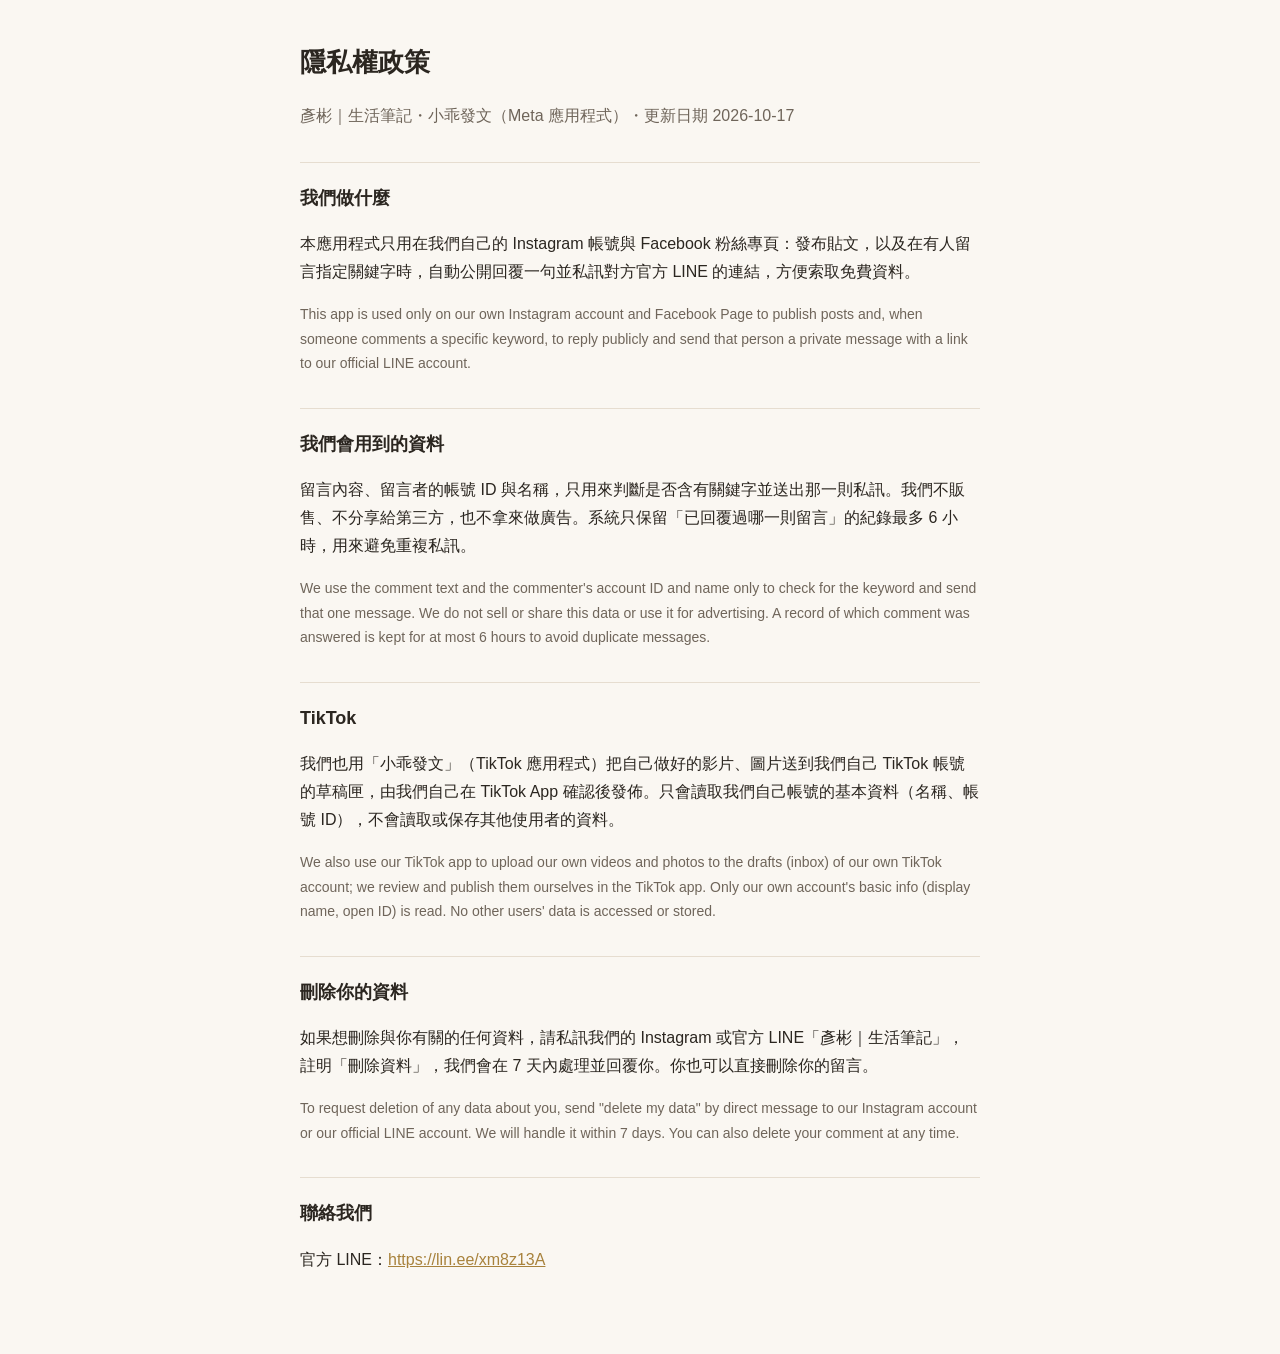
<file: privacy.html>
<!doctype html>
<html lang="zh-Hant">
<head>
<meta charset="utf-8">
<meta name="viewport" content="width=device-width, initial-scale=1">
<title>隱私權政策｜彥彬｜生活筆記</title>
<style>
  :root { --bg: #faf7f2; --fg: #2b2620; --muted: #6f655a; --line: #e6ddd0; --accent: #a8823c; }
  @media (prefers-color-scheme: dark) { :root { --bg: #1c1915; --fg: #eee6da; --muted: #b3a796; --line: #3a332b; --accent: #d4b06a; color-scheme: dark; } }
  body { margin: 0; background: var(--bg); color: var(--fg); font: 16px/1.75 -apple-system, "PingFang TC", "Noto Sans TC", sans-serif; }
  main { max-width: 680px; margin: 0 auto; padding: 40px max(18px, env(safe-area-inset-left)) 64px; }
  h1 { font-size: 26px; margin: 0 0 4px; }
  h2 { font-size: 18px; margin: 32px 0 6px; border-top: 1px solid var(--line); padding-top: 20px; }
  .date, .en { color: var(--muted); }
  .en { font-size: 14px; }
  a { color: var(--accent); }
</style>
</head>
<body>
<main>
  <h1>隱私權政策</h1>
  <p class="date">彥彬｜生活筆記・小乖發文（Meta 應用程式）・更新日期 2026-10-17</p>

  <h2>我們做什麼</h2>
  <p>本應用程式只用在我們自己的 Instagram 帳號與 Facebook 粉絲專頁：發布貼文，以及在有人留言指定關鍵字時，自動公開回覆一句並私訊對方官方 LINE 的連結，方便索取免費資料。</p>
  <p class="en">This app is used only on our own Instagram account and Facebook Page to publish posts and, when someone comments a specific keyword, to reply publicly and send that person a private message with a link to our official LINE account.</p>

  <h2>我們會用到的資料</h2>
  <p>留言內容、留言者的帳號 ID 與名稱，只用來判斷是否含有關鍵字並送出那一則私訊。我們不販售、不分享給第三方，也不拿來做廣告。系統只保留「已回覆過哪一則留言」的紀錄最多 6 小時，用來避免重複私訊。</p>
  <p class="en">We use the comment text and the commenter's account ID and name only to check for the keyword and send that one message. We do not sell or share this data or use it for advertising. A record of which comment was answered is kept for at most 6 hours to avoid duplicate messages.</p>

  <h2>TikTok</h2>
  <p>我們也用「小乖發文」（TikTok 應用程式）把自己做好的影片、圖片送到我們自己 TikTok 帳號的草稿匣，由我們自己在 TikTok App 確認後發佈。只會讀取我們自己帳號的基本資料（名稱、帳號 ID），不會讀取或保存其他使用者的資料。</p>
  <p class="en">We also use our TikTok app to upload our own videos and photos to the drafts (inbox) of our own TikTok account; we review and publish them ourselves in the TikTok app. Only our own account's basic info (display name, open ID) is read. No other users' data is accessed or stored.</p>

  <h2 id="delete">刪除你的資料</h2>
  <p>如果想刪除與你有關的任何資料，請私訊我們的 Instagram 或官方 LINE「彥彬｜生活筆記」，註明「刪除資料」，我們會在 7 天內處理並回覆你。你也可以直接刪除你的留言。</p>
  <p class="en">To request deletion of any data about you, send "delete my data" by direct message to our Instagram account or our official LINE account. We will handle it within 7 days. You can also delete your comment at any time.</p>

  <h2>聯絡我們</h2>
  <p>官方 LINE：<a href="https://lin.ee/xm8z13A">https://lin.ee/xm8z13A</a></p>
</main>
</body>
</html>
</file>
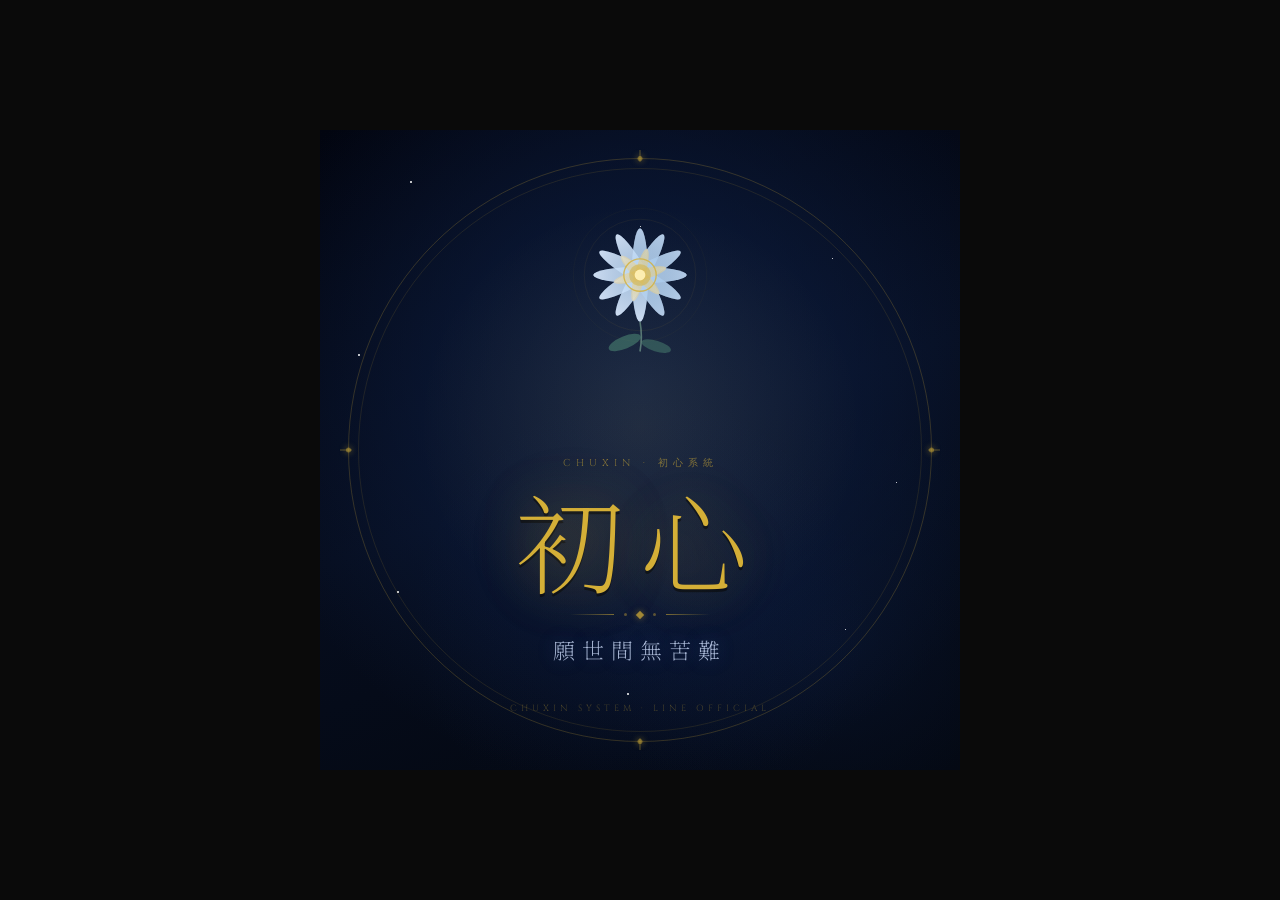
<file: Reply.html>
<!DOCTYPE html>
<html lang="zh-TW">
<head>
<meta charset="UTF-8">
<title>初心系統 頭像</title>
<link href="https://fonts.googleapis.com/css2?family=Noto+Serif+TC:wght@200;300;400&family=Cinzel:wght@300;400&display=swap" rel="stylesheet">
<style>
* { margin:0; padding:0; box-sizing:border-box; }

body {
  background: #0a0a0a;
  display: flex;
  align-items: center;
  justify-content: center;
  min-height: 100vh;
}

.avatar {
  width: 640px;
  height: 640px;
  position: relative;
  overflow: hidden;
  background: #04070f;
}

/* ── 背景 ── */
.bg {
  position: absolute;
  inset: 0;
  background:
    radial-gradient(ellipse 90% 90% at 50% 40%, rgba(14,32,70,0.95) 0%, transparent 70%),
    radial-gradient(ellipse 60% 60% at 80% 80%, rgba(8,18,40,0.8) 0%, transparent 60%),
    linear-gradient(160deg, #020510 0%, #060d1e 50%, #03070f 100%);
}

/* 中央金光 */
.glow-center {
  position: absolute;
  width: 480px;
  height: 480px;
  border-radius: 50%;
  background: radial-gradient(circle, rgba(212,175,55,0.10) 0%, transparent 65%);
  top: 50%;
  left: 50%;
  transform: translate(-50%, -55%);
}
.glow-blue {
  position: absolute;
  width: 500px;
  height: 500px;
  border-radius: 50%;
  background: radial-gradient(circle, rgba(30,70,180,0.07) 0%, transparent 65%);
  bottom: -100px;
  left: 50%;
  transform: translateX(-50%);
}

/* ── 星點 ── */
.p {
  position: absolute;
  border-radius: 50%;
  background: white;
  animation: tw var(--d,3s) ease-in-out infinite alternate;
}
@keyframes tw {
  from { opacity: var(--lo,0.1); }
  to   { opacity: var(--hi,0.5); }
}

/* ── 外框：圓形金邊 ── */
.ring-outer {
  position: absolute;
  top: 28px; left: 28px; right: 28px; bottom: 28px;
  border-radius: 50%;
  border: 1px solid rgba(212,175,55,0.22);
}
.ring-inner {
  position: absolute;
  top: 38px; left: 38px; right: 38px; bottom: 38px;
  border-radius: 50%;
  border: 1px solid rgba(212,175,55,0.12);
}

/* 四角裝飾點 */
.corner-dot {
  position: absolute;
  width: 5px; height: 5px;
  border-radius: 50%;
  background: rgba(212,175,55,0.55);
  box-shadow: 0 0 6px rgba(212,175,55,0.6);
}
.cd-t { top: 26px; left: 50%; transform: translateX(-50%); }
.cd-b { bottom: 26px; left: 50%; transform: translateX(-50%); }
.cd-l { left: 26px; top: 50%; transform: translateY(-50%); }
.cd-r { right: 26px; top: 50%; transform: translateY(-50%); }

/* 四條短刻度線 */
.tick {
  position: absolute;
  background: rgba(212,175,55,0.4);
}
.tick-t { width: 1px; height: 12px; top: 20px; left: 50%; transform: translateX(-50%); }
.tick-b { width: 1px; height: 12px; bottom: 20px; left: 50%; transform: translateX(-50%); }
.tick-l { height: 1px; width: 12px; left: 20px; top: 50%; transform: translateY(-50%); }
.tick-r { height: 1px; width: 12px; right: 20px; top: 50%; transform: translateY(-50%); }

/* ── 蓮花 ── */
.lotus-wrap {
  position: absolute;
  top: 55px;
  left: 50%;
  transform: translateX(-50%);
  width: 180px;
  height: 180px;
  animation: breath 5s ease-in-out infinite alternate;
}
@keyframes breath {
  from { opacity: 0.28; transform: translateX(-50%) scale(1); }
  to   { opacity: 0.38; transform: translateX(-50%) scale(1.04); }
}

/* ── 主文字區 ── */
.content {
  position: absolute;
  bottom: 0;
  left: 0; right: 0;
  top: 220px;
  display: flex;
  flex-direction: column;
  align-items: center;
  justify-content: center;
  gap: 0;
}

/* 頂部英文 */
.en-label {
  font-family: 'Cinzel', serif;
  font-size: 10px;
  letter-spacing: 5px;
  color: rgba(212,175,55,0.55);
  margin-bottom: 16px;
}

/* 初心 大字 */
.chuxin {
  font-family: 'Noto Serif TC', serif;
  font-weight: 200;
  font-size: 108px;
  color: #d4af37;
  letter-spacing: 16px;
  line-height: 1;
  text-align: center;
  text-shadow:
    0 0 50px rgba(212,175,55,0.45),
    0 0 100px rgba(212,175,55,0.15),
    0 3px 0 rgba(0,0,0,0.5);
}

/* 分隔裝飾 */
.orn {
  display: flex;
  align-items: center;
  gap: 10px;
  margin: 18px 0 16px;
}
.orn-line  { width: 44px; height: 1px; background: linear-gradient(to right, transparent, rgba(212,175,55,0.55)); }
.orn-line-r { width: 44px; height: 1px; background: linear-gradient(to left, transparent, rgba(212,175,55,0.55)); }
.orn-diamond { width: 6px; height: 6px; background: rgba(212,175,55,0.75); transform: rotate(45deg); box-shadow: 0 0 6px rgba(212,175,55,0.5); }
.orn-dot   { width: 3px; height: 3px; border-radius: 50%; background: rgba(212,175,55,0.4); }

/* 副標語 */
.subtitle {
  font-family: 'Noto Serif TC', serif;
  font-weight: 200;
  font-size: 22px;
  color: rgba(210,225,255,0.78);
  letter-spacing: 7px;
  text-align: center;
  text-shadow: 0 0 20px rgba(80,120,220,0.25);
}

/* 底部英文 */
.bottom-en {
  position: absolute;
  bottom: 56px;
  left: 0; right: 0;
  text-align: center;
  font-family: 'Cinzel', serif;
  font-size: 9px;
  letter-spacing: 4px;
  color: rgba(212,175,55,0.3);
}
</style>
</head>
<body>
<div class="avatar">

  <!-- 背景 -->
  <div class="bg"></div>
  <div class="glow-center"></div>
  <div class="glow-blue"></div>

  <!-- 星點 -->
  <div class="p" style="--d:2.8s;--lo:0.08;--hi:0.45;width:2px;height:2px;top:8%;left:14%"></div>
  <div class="p" style="--d:3.5s;--lo:0.05;--hi:0.3;width:1px;height:1px;top:20%;left:80%"></div>
  <div class="p" style="--d:4.1s;--lo:0.08;--hi:0.42;width:2px;height:2px;top:72%;left:12%"></div>
  <div class="p" style="--d:2.5s;--lo:0.06;--hi:0.35;width:1px;height:1px;top:78%;left:82%"></div>
  <div class="p" style="--d:5s;--lo:0.04;--hi:0.25;width:2px;height:2px;top:35%;left:6%"></div>
  <div class="p" style="--d:3.2s;--lo:0.06;--hi:0.38;width:1px;height:1px;top:55%;left:90%"></div>
  <div class="p" style="--d:4.6s;--lo:0.05;--hi:0.28;width:1px;height:1px;top:15%;left:50%"></div>
  <div class="p" style="--d:2.9s;--lo:0.07;--hi:0.4;width:2px;height:2px;top:88%;left:48%"></div>

  <!-- 圓形框線 -->
  <div class="ring-outer"></div>
  <div class="ring-inner"></div>
  <div class="corner-dot cd-t"></div>
  <div class="corner-dot cd-b"></div>
  <div class="corner-dot cd-l"></div>
  <div class="corner-dot cd-r"></div>
  <div class="tick tick-t"></div>
  <div class="tick tick-b"></div>
  <div class="tick tick-l"></div>
  <div class="tick tick-r"></div>

  <!-- 蓮花 -->
  <div class="lotus-wrap">
    <svg viewBox="0 0 200 200" fill="none" xmlns="http://www.w3.org/2000/svg">
      <defs>
        <linearGradient id="pg" x1="0" y1="0" x2="0" y2="1">
          <stop offset="0%"   stop-color="rgba(220,235,255,0.9)"/>
          <stop offset="55%"  stop-color="rgba(180,210,240,0.65)"/>
          <stop offset="100%" stop-color="rgba(140,180,220,0.35)"/>
        </linearGradient>
        <linearGradient id="pi" x1="0" y1="0" x2="0" y2="1">
          <stop offset="0%"   stop-color="rgba(245,228,190,0.85)"/>
          <stop offset="100%" stop-color="rgba(212,175,55,0.25)"/>
        </linearGradient>
      </defs>
      <!-- 外層12瓣 -->
      <ellipse cx="100" cy="100" rx="9" ry="52" fill="url(#pg)" transform="rotate(0 100 100)"/>
      <ellipse cx="100" cy="100" rx="9" ry="52" fill="url(#pg)" transform="rotate(30 100 100)"/>
      <ellipse cx="100" cy="100" rx="9" ry="52" fill="url(#pg)" transform="rotate(60 100 100)"/>
      <ellipse cx="100" cy="100" rx="9" ry="52" fill="url(#pg)" transform="rotate(90 100 100)"/>
      <ellipse cx="100" cy="100" rx="9" ry="52" fill="url(#pg)" transform="rotate(120 100 100)"/>
      <ellipse cx="100" cy="100" rx="9" ry="52" fill="url(#pg)" transform="rotate(150 100 100)"/>
      <ellipse cx="100" cy="100" rx="9" ry="52" fill="url(#pg)" transform="rotate(180 100 100)"/>
      <ellipse cx="100" cy="100" rx="9" ry="52" fill="url(#pg)" transform="rotate(210 100 100)"/>
      <ellipse cx="100" cy="100" rx="9" ry="52" fill="url(#pg)" transform="rotate(240 100 100)"/>
      <ellipse cx="100" cy="100" rx="9" ry="52" fill="url(#pg)" transform="rotate(270 100 100)"/>
      <ellipse cx="100" cy="100" rx="9" ry="52" fill="url(#pg)" transform="rotate(300 100 100)"/>
      <ellipse cx="100" cy="100" rx="9" ry="52" fill="url(#pg)" transform="rotate(330 100 100)"/>
      <!-- 內層6瓣 -->
      <ellipse cx="100" cy="100" rx="6" ry="30" fill="url(#pi)" opacity="0.6" transform="rotate(15 100 100)"/>
      <ellipse cx="100" cy="100" rx="6" ry="30" fill="url(#pi)" opacity="0.6" transform="rotate(75 100 100)"/>
      <ellipse cx="100" cy="100" rx="6" ry="30" fill="url(#pi)" opacity="0.6" transform="rotate(135 100 100)"/>
      <ellipse cx="100" cy="100" rx="6" ry="30" fill="url(#pi)" opacity="0.6" transform="rotate(195 100 100)"/>
      <ellipse cx="100" cy="100" rx="6" ry="30" fill="url(#pi)" opacity="0.6" transform="rotate(255 100 100)"/>
      <ellipse cx="100" cy="100" rx="6" ry="30" fill="url(#pi)" opacity="0.6" transform="rotate(315 100 100)"/>
      <!-- 花心 -->
      <circle cx="100" cy="100" r="18" fill="none" stroke="rgba(212,175,55,0.8)" stroke-width="1.5"/>
      <circle cx="100" cy="100" r="12" fill="rgba(212,175,55,0.5)"/>
      <circle cx="100" cy="100" r="6"  fill="rgba(255,240,180,0.95)"/>
      <!-- 光環 -->
      <circle cx="100" cy="100" r="62" fill="none" stroke="rgba(212,175,55,0.1)" stroke-width="0.8"/>
      <circle cx="100" cy="100" r="74" fill="none" stroke="rgba(212,175,55,0.06)" stroke-width="0.6"/>
      <!-- 蓮莖 -->
      <path d="M100 152 Q103 168 100 185" stroke="rgba(150,200,170,0.5)" stroke-width="1.8" fill="none"/>
      <!-- 蓮葉 -->
      <ellipse cx="83" cy="175" rx="19" ry="7" fill="rgba(90,160,130,0.45)" transform="rotate(-22 83 175)"/>
      <ellipse cx="118" cy="179" rx="17" ry="6" fill="rgba(90,160,130,0.38)" transform="rotate(17 118 179)"/>
    </svg>
  </div>

  <!-- 主內容 -->
  <div class="content">
    <div class="en-label">CHUXIN · 初心系統</div>

    <div class="chuxin">初心</div>

    <div class="orn">
      <div class="orn-line"></div>
      <div class="orn-dot"></div>
      <div class="orn-diamond"></div>
      <div class="orn-dot"></div>
      <div class="orn-line-r"></div>
    </div>

    <div class="subtitle">願世間無苦難</div>
  </div>

  <div class="bottom-en">CHUXIN SYSTEM · LINE OFFICIAL</div>

</div>
</body>
</html>
</file>
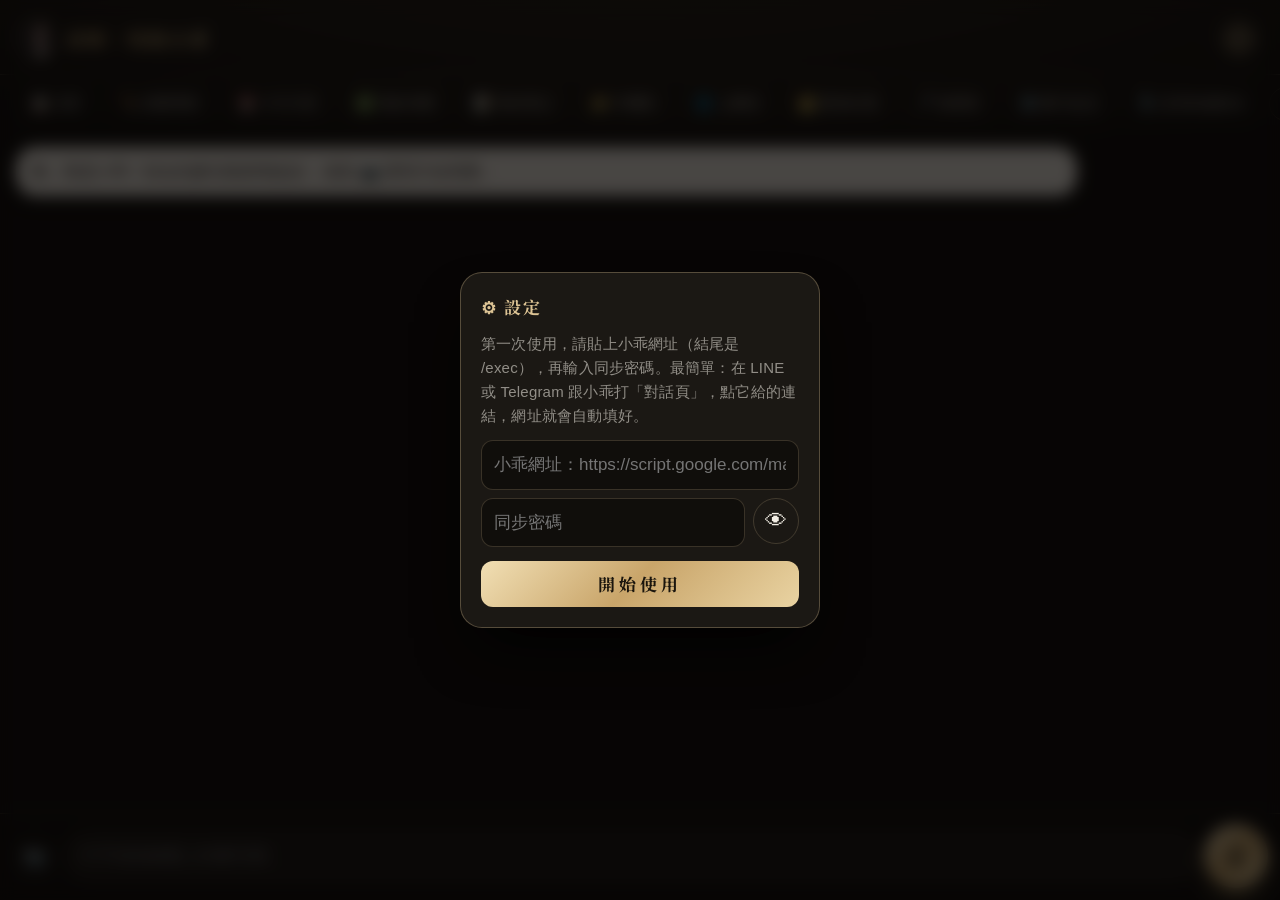
<file: Talk.html>
<!doctype html><html lang="zh-Hant"><head><meta charset="utf-8"><meta name="viewport" content="width=device-width, initial-scale=1, maximum-scale=1"><title>彥彬｜特助小乖</title>
<meta name="apple-mobile-web-app-capable" content="yes"><meta name="apple-mobile-web-app-title" content="特助小乖"><meta name="theme-color" content="#100E0B">
<script>try{if(localStorage.getItem("xg_theme")==="light"){document.documentElement.dataset.theme="light";document.querySelector('meta[name=theme-color]').content="#F3EEE5";}}catch(e){}</script>
<link href="https://fonts.googleapis.com/css2?family=Cormorant+Garamond:wght@500;600&family=Noto+Serif+TC:wght@600;700&display=swap" rel="stylesheet">
<link rel="icon" href="https://fonts.gstatic.com/s/e/notoemoji/latest/1f43e/512.png"><link rel="apple-touch-icon" href="https://fonts.gstatic.com/s/e/notoemoji/latest/1f43e/512.png">
<style>
:root{--bg:#fff7f0;--card:#fff;--ink:#3b2a20;--soft:#8a7566;--accent:#ff8a3d;--me:#ffe3cf}
@media (prefers-color-scheme:dark){:root{--bg:#1d1714;--card:#2a221d;--ink:#f6ece4;--soft:#b8a597;--accent:#ff9d5c;--me:#4a3326}}
*{box-sizing:border-box}body{margin:0;font:17px/1.6 -apple-system,"PingFang TC","Noto Sans TC",sans-serif;background:var(--bg);color:var(--ink);height:100vh;display:flex;flex-direction:column}
header{padding:14px 16px 6px;display:flex;align-items:center;gap:10px}header b{font-size:20px}header small{color:var(--soft);margin-left:auto}
#log{flex:1;overflow:auto;padding:8px 16px 16px}
.m{max-width:85%;margin:8px 0;padding:10px 14px;border-radius:18px;white-space:pre-wrap;word-break:break-word}
.me{margin-left:auto;background:var(--me)}.xg{background:var(--card);box-shadow:0 1px 3px rgba(0,0,0,.08)}
.m img{max-width:100%;border-radius:12px;display:block}
.m img.card{margin:2px 0 12px;box-shadow:0 8px 28px rgba(0,0,0,.35)}
.m a{color:#8A6A2E;text-decoration:underline;word-break:break-all}
.cs{display:grid;gap:10px;margin-top:10px;white-space:normal}
.m.hc{max-width:94%}
.cc{display:grid;grid-template-columns:1fr;background:#FFFDF8;border:1px solid #E8DCC4;border-radius:14px;overflow:hidden;color:#2A2118}
.cc .ct{position:relative;display:block;background:linear-gradient(135deg,#C9B28A,#8C7553);aspect-ratio:16/9;max-width:100%}
.cc .ct img{width:100%;height:100%;object-fit:cover;border-radius:0;position:absolute;inset:0}
.cc .ct b{position:absolute;inset:0;display:grid;place-items:center;color:#fff;font-size:26px;text-shadow:0 2px 8px rgba(0,0,0,.5)}
.cc .cb{padding:10px 12px;display:grid;gap:4px;min-width:0}
.cc .cm{font-size:12px;color:#B08A4A;font-weight:700}.cc .cx{font-size:14px;line-height:1.5}.cc .cg{font-size:12px;color:#8A7A62}
.cc .ca{display:flex;gap:6px;margin-top:4px}
.cc .ca a,.cc .ca button{flex:1;width:auto;height:auto;border-radius:10px;padding:7px 8px;font-size:14px;font-weight:700;line-height:1.2;white-space:nowrap;text-align:center;text-decoration:none;border:0;cursor:pointer}
.cc .co{background:#F1E4C8;color:#7A5A22}.cc .cl{background:#06C755;color:#fff}
#bar{padding:10px 12px calc(12px + env(safe-area-inset-bottom));display:flex;gap:8px;align-items:center;background:var(--card)}
#q{flex:1;min-width:0;border:1px solid #d9c8bb;border-radius:22px;padding:10px 14px;font:inherit;background:var(--bg);color:var(--ink)}
button{border:0;border-radius:50%;width:46px;height:46px;font-size:22px;background:var(--bg);color:var(--ink)}
#mic{width:64px;height:64px;font-size:30px;background:var(--accent);color:#fff}
#mic.on{animation:p 1s infinite}@keyframes p{50%{transform:scale(1.08);box-shadow:0 0 0 10px rgba(255,138,61,.25)}}
#hint{text-align:center;color:var(--soft);font-size:14px;padding:0 16px 6px}
#endc{display:none;margin:0 auto 8px;height:34px;padding:0 16px;border-radius:17px;border:1px solid var(--line);background:transparent;color:var(--ink);font-size:14px;letter-spacing:1px}
body.conv #endc{display:block}
.appbtn{display:block;width:100%;margin-top:10px;height:48px;border:none;border-radius:14px;background:var(--champ);color:#1A150D;font-size:17px;font-weight:700;letter-spacing:1px}
#login{position:fixed;inset:0;background:rgba(0,0,0,.45);display:none;align-items:center;justify-content:center;padding:16px;z-index:9}
#login .box{background:var(--card);border-radius:18px;padding:20px;width:100%;max-width:360px}
#login p{color:var(--soft);font-size:15px;margin:8px 0 12px}#login .row{display:flex;gap:8px}
#pw{flex:1;min-width:0;border:1px solid #d9c8bb;border-radius:12px;padding:10px 12px;font:inherit;background:var(--bg);color:var(--ink)}
#pwgo{margin-top:14px;width:100%;height:46px;border-radius:12px;background:var(--accent);color:#fff;font-size:17px}
.sep{text-align:center;color:var(--soft);font-size:13px;margin:10px 0}
#chips{display:flex;gap:8px;overflow-x:auto;padding:4px 16px 10px;-webkit-overflow-scrolling:touch;scrollbar-width:none}
#chips::-webkit-scrollbar{display:none}
.chip{flex:none;width:auto;height:auto;border-radius:18px;padding:7px 13px;font-size:15px;background:var(--card);border:1px solid #e6d3c4;white-space:nowrap}
.chip.ask{background:var(--accent);color:#fff;border-color:var(--accent)}

/* 精品質感層：黑曜石＋香檳金（只改外觀） */
:root,:root{--bg:#100E0B;--card:#1B1814;--ink:#F3EEE5;--soft:rgba(243,238,229,.55);--accent:#C9A56A;--me:#2A241C;
 --gold:#DCC394;--line:rgba(220,195,148,.2);--champ:linear-gradient(135deg,#F1DFB4 0%,#C9A56A 48%,#E9D3A2 100%);
 --serif:"Noto Serif TC","Songti TC",serif;--num:"Cormorant Garamond","Noto Serif TC",Georgia,serif}
body{background:radial-gradient(ellipse 120% 50% at 50% -10%,rgba(201,165,106,.16),transparent 60%),var(--bg);height:100dvh;letter-spacing:.2px}
header{padding:14px 16px 10px;border-bottom:1px solid var(--line);flex-wrap:wrap;row-gap:6px}
header b{font-family:var(--serif);font-size:22px;letter-spacing:3px;background:var(--champ);-webkit-background-clip:text;background-clip:text;color:transparent;display:flex;align-items:center;gap:10px}
header b i{font-style:normal;width:36px;height:36px;border-radius:50%;display:grid;place-items:center;font-size:17px;border:1px solid rgba(220,195,148,.6);color:var(--gold);-webkit-text-fill-color:var(--gold);background:#0B0A08}
header small{color:var(--soft);font-size:13px}header small input{accent-color:#C9A56A;vertical-align:-2px}
#gear{width:50px;height:50px;padding:0;border-radius:50%;background:transparent;border:1px solid var(--line);color:var(--gold);display:grid;place-items:center}#gear svg{width:30px;height:30px}
#chips{padding:12px 16px 10px}
.chip{background:transparent;border:1px solid var(--line);color:rgba(243,238,229,.82);font-size:14px;letter-spacing:.5px;padding:7px 14px}
.chip.ask{background:var(--champ);color:#1A150D;border-color:transparent;font-weight:600}
.m{border-radius:20px;padding:11px 15px;font-size:16px;line-height:1.7}
.me{background:var(--me);border:1px solid rgba(220,195,148,.18)}
.xg{background:#F7F2E9;color:#16130F;box-shadow:0 10px 24px -14px rgba(0,0,0,.8)}
.sep{font-family:var(--serif);letter-spacing:3px;color:var(--gold);display:flex;align-items:center;gap:10px}
.sep::before,.sep::after{content:"";flex:1;height:1px;background:var(--line)}
#hint{color:var(--soft);font-size:13px;letter-spacing:.5px}
#bar{background:rgba(16,14,11,.9);-webkit-backdrop-filter:blur(16px);backdrop-filter:blur(16px);border-top:1px solid var(--line)}
#q{border:1px solid var(--line);background:#1B1814;color:var(--ink)}#q:focus{outline:none;border-color:rgba(220,195,148,.6)}
#cam{background:transparent;border:1px solid var(--line);color:var(--gold);font-size:19px}
#mic{background:var(--champ);color:#1A150D;box-shadow:0 12px 28px -8px rgba(201,165,106,.55),inset 0 1px 0 rgba(255,255,255,.6);display:grid;place-items:center}
#mic svg{width:28px;height:28px}
#mic.on{animation:gp 1.4s infinite}@keyframes gp{50%{box-shadow:0 0 0 12px rgba(201,165,106,.18),0 12px 28px -8px rgba(201,165,106,.55)}}
#login{background:rgba(5,4,3,.72);-webkit-backdrop-filter:blur(8px);backdrop-filter:blur(8px)}
#login .box{background:#1B1814;border:1px solid rgba(220,195,148,.3);border-radius:22px;box-shadow:0 30px 60px -20px #000}
#login .box>b{font-family:var(--serif);letter-spacing:2px;color:var(--gold)}
#url,#pw{border-color:var(--line)!important;background:#100E0B!important}
#pwshow{background:transparent;border:1px solid var(--line)}
#pwgo{background:var(--champ);color:#1A150D;font-family:var(--serif);letter-spacing:4px;font-weight:700}
#logout{background:transparent;border:1px solid var(--line)!important;color:var(--soft)}
#vs{position:fixed;inset:0;background:rgba(5,4,3,.72);-webkit-backdrop-filter:blur(8px);backdrop-filter:blur(8px);display:none;align-items:flex-end;justify-content:center;z-index:9}
#vs .box{background:#1B1814;border:1px solid rgba(220,195,148,.3);border-radius:22px 22px 0 0;padding:20px 18px calc(18px + env(safe-area-inset-bottom));width:100%;max-width:520px;max-height:88vh;overflow:auto}
#vs h3{margin:0 0 4px;font-family:var(--serif);letter-spacing:2px;color:var(--gold);font-size:19px}
#vs p{color:var(--soft);font-size:14px;margin:0 0 12px}
#vs ol{margin:0;padding-left:22px;font-size:15px;line-height:1.75}#vs li{margin-bottom:8px}#vs li b{color:var(--gold)}
#vs .cp{width:100%;height:48px;border-radius:14px;margin:6px 0 14px;background:var(--champ);color:#1A150D;font-size:16px;font-weight:700;letter-spacing:1px}
#vs .row2{display:flex;gap:8px}#vs .row2 .cp{flex:1;margin:6px 0 12px;font-size:15px}
#vs .x{width:100%;height:42px;border-radius:12px;margin-top:6px;background:transparent;border:1px solid var(--line);color:var(--soft);font-size:15px}

/* 白色系列（右上 ☀／☾ 切換，跟小乖主頁共用） */
html[data-theme=light]{color-scheme:light;--bg:#F3EEE5;--card:#FFFDF8;--ink:#14120F;--soft:rgba(20,18,15,.55);--me:#1C1915;--gold:#8A6A37;--line:rgba(120,92,48,.2)}
html[data-theme=light] body{background:radial-gradient(ellipse 120% 50% at 50% -10%,rgba(176,141,87,.16),transparent 60%),var(--bg)}
html[data-theme=light] header b{background:linear-gradient(135deg,#8A6A37,#B08D57 50%,#8A6A37);-webkit-background-clip:text;background-clip:text}
html[data-theme=light] header b i{background:#14120F;color:#DCC394;-webkit-text-fill-color:#DCC394}
html[data-theme=light] .chip{color:#3A3226;background:#FFFDF8}
html[data-theme=light] .chip.ask{background:var(--champ);color:#1A150D}
html[data-theme=light] .me{color:#F3EEE5;border-color:transparent}
html[data-theme=light] .xg{background:#FFFDF8;border:1px solid var(--line);box-shadow:0 10px 24px -16px rgba(60,44,20,.35)}
html[data-theme=light] #bar{background:rgba(243,238,229,.92)}
html[data-theme=light] #q{background:#FFFDF8}
html[data-theme=light] #login,html[data-theme=light] #vs{background:rgba(20,18,15,.45)}
html[data-theme=light] #login .box,html[data-theme=light] #vs .box{background:#FFFDF8;border-color:var(--line)}
html[data-theme=light] #url,html[data-theme=light] #pw{background:#F3EEE5!important}
html[data-theme=light] #vs li b{color:#8A6A37}
/* 選取刪除（像 LINE：長按訊息或按 🗑 → 勾選單則或多則 → 刪除） */
body.sel .m:not(.hello){position:relative;margin-left:34px;cursor:pointer;user-select:none;-webkit-user-select:none}
body.sel .m.me:not(.hello){margin-left:auto}
body.sel .m:not(.hello)::before{content:"";position:absolute;left:-30px;top:50%;width:20px;height:20px;margin-top:-10px;border-radius:50%;border:1.5px solid var(--gold);background:transparent}
body.sel .m.me:not(.hello)::before{left:auto;right:calc(100% + 10px)}
body.sel .m.pick::before{background:var(--champ);border-color:transparent;box-shadow:inset 0 0 0 4px var(--bg)}
body.sel .m.pick{outline:1.5px solid rgba(201,165,106,.7);outline-offset:2px}
body.sel .me{max-width:calc(85% - 34px)}
#selbar{display:none;padding:10px 12px calc(12px + env(safe-area-inset-bottom));gap:8px;align-items:center;background:var(--card);border-top:1px solid var(--line)}
body.sel #selbar{display:flex}body.sel #bar,body.sel #chips{display:none}
#selbar button{width:auto;height:44px;border-radius:14px;padding:0 14px;font-size:15px;background:transparent;border:1px solid var(--line);color:var(--ink)}
#selbar #seln{flex:1;text-align:center;color:var(--soft);font-size:14px}
#selbar #seldel{background:var(--champ);color:#1A150D;border:none;font-weight:700}#selbar #seldel:disabled{opacity:.4}
header b img.av{width:40px;height:40px;border-radius:50%;object-fit:cover;border:1px solid rgba(220,195,148,.7);flex:none}
header b span{font-size:19px;letter-spacing:1.5px;white-space:nowrap}
/* 設定頁（右上 ⚙︎）：聲音、外觀、連線放在一起，密碼只填一次 */
#login .box{max-height:90vh;overflow:auto}
#login .sec{margin:16px 0 6px;font-size:13px;letter-spacing:2px;color:var(--gold)}
#login .sw{display:flex;align-items:center;justify-content:space-between;gap:12px;padding:10px 0;border-bottom:1px solid var(--line);font-size:16px}
#login .sw small{display:block;color:var(--soft);font-size:12.5px;margin-top:2px}
#login .sw input{appearance:none;-webkit-appearance:none;flex:none;width:50px;height:30px;border-radius:15px;background:rgba(127,127,127,.35);position:relative;transition:.2s;margin:0}
#login .sw input::after{content:"";position:absolute;top:3px;left:3px;width:24px;height:24px;border-radius:50%;background:#fff;transition:.2s}
#login .sw input:checked{background:#C9A56A}#login .sw input:checked::after{left:23px}
#login .sw input:disabled{opacity:.4}
#login .opt{width:100%;height:44px;border-radius:12px;margin-top:6px;background:transparent;border:1px solid var(--line);color:var(--ink);font-size:15px}
#login #setx{background:var(--champ);color:#1A150D;border:none;font-weight:700;margin-top:16px;letter-spacing:2px}
#cfgok{color:var(--soft);font-size:14px}#cfg{margin-top:10px}
#login.first #opts,#login.first #setx,#login.first #logout{display:none}
</style></head><body>
<header><b><img class="av" src="xiaoguai.jpg" alt="特助小乖"><span>彥彬｜特助小乖</span></b><button id="gear" type="button" title="設定" style="margin-left:auto"><svg viewBox="0 0 24 24" fill="none" stroke="currentColor" stroke-width="1.6" stroke-linecap="round" stroke-linejoin="round"><circle cx="12" cy="12" r="3"/><path d="M19.4 15a1.65 1.65 0 0 0 .33 1.82l.06.06a2 2 0 1 1-2.83 2.83l-.06-.06a1.65 1.65 0 0 0-1.82-.33 1.65 1.65 0 0 0-1 1.51V21a2 2 0 1 1-4 0v-.09A1.65 1.65 0 0 0 9 19.4a1.65 1.65 0 0 0-1.82.33l-.06.06a2 2 0 1 1-2.83-2.83l.06-.06A1.65 1.65 0 0 0 4.68 15a1.65 1.65 0 0 0-1.51-1H3a2 2 0 1 1 0-4h.09A1.65 1.65 0 0 0 4.6 9a1.65 1.65 0 0 0-.33-1.82l-.06-.06a2 2 0 1 1 2.83-2.83l.06.06A1.65 1.65 0 0 0 9 4.68a1.65 1.65 0 0 0 1-1.51V3a2 2 0 1 1 4 0v.09a1.65 1.65 0 0 0 1 1.51 1.65 1.65 0 0 0 1.82-.33l.06-.06a2 2 0 1 1 2.83 2.83l-.06.06A1.65 1.65 0 0 0 19.4 9a1.65 1.65 0 0 0 1.51 1H21a2 2 0 1 1 0 4h-.09a1.65 1.65 0 0 0-1.51 1z"/></svg></button></header>
<div id="chips"></div>
<div id="log"><div class="m xg hello">嗨，我是小乖！按金色麥克風跟我說話，或按 📷 選照片給我看。</div></div>
<div id="hint"></div><button id="endc" type="button">⏹ 結束對話</button>
<div id="selbar"><button id="selno" type="button">取消</button><span id="seln">點訊息來選取</span><button id="selall" type="button">全選</button><button id="seldel" type="button" disabled>刪除</button></div>
<div id="bar"><button id="cam" title="照片">📷</button><input id="q" placeholder="打字或按鍵盤上的麥克風" enterkeyhint="send"><button id="mic" title="講話"><svg viewBox="0 0 24 24" fill="none" stroke="currentColor" stroke-width="1.7" stroke-linecap="round"><rect x="9" y="3" width="6" height="11" rx="3"/><path d="M5.5 11a6.5 6.5 0 0 0 13 0M12 17.5V21M9 21h6"/></svg></button></div>
<input type="file" id="file" accept="image/*" hidden><audio id="au" playsinline></audio>
<div id="login"><div class="box"><b>⚙︎ 設定</b>
<div id="opts"><div class="sec">聲音</div>
<label class="sw"><span>🔊 念出來<small>小乖回答時唸給你聽</small></span><input type="checkbox" id="spk" checked></label>
<label class="sw"><span>🎙️ 真人語音<small>開：真人般的聲音（稍慢）；關：手機內建聲音（較快）</small></span><input type="checkbox" id="real" checked></label>
<label class="sw"><span>🔁 連續對話<small>講完自動再聽你說</small></span><input type="checkbox" id="loop" checked></label>
<div class="sec">外觀</div>
<button id="thm" type="button" class="opt"></button>
<div class="sec">連線</div><div id="cfgok">✓ 已連線，密碼已記在這支手機，不用再填</div><button id="cfgedit" type="button" class="opt">修改網址或密碼</button></div>
<div id="cfg"><p id="lgmsg"></p>
<input id="url" type="url" inputmode="url" placeholder="小乖網址：https://script.google.com/macros/s/…/exec" autocomplete="off" spellcheck="false" style="width:100%;margin-bottom:8px;border:1px solid #d9c8bb;border-radius:12px;padding:10px 12px;font:inherit;background:var(--bg);color:var(--ink)">
<div class="row"><input id="pw" type="password" autocomplete="current-password" placeholder="同步密碼"><button id="pwshow" type="button">👁</button></div>
<button id="pwgo" type="button">儲存</button></div>
<button id="setx" type="button" class="opt">完成</button><button id="logout" type="button" style="margin-top:8px;width:100%;height:40px;border-radius:12px;font-size:15px">清除這支手機的設定</button></div></div>
<div id="vs"><div class="box"><h3>🎙️ 說「嘿 小乖」就能問</h3>
<p>做一次就好：之後不用打開網頁，直接說「嘿 小乖」，小乖聽完會念答案給你聽。需要 iOS 18 以上。</p>
<button class="cp" id="vscp" type="button">① 複製小乖專用網址</button>
<ol>
<li>打開 <b>捷徑</b> App，按右上角 <b>＋</b>。</li>
<li>搜尋並加入 <b>聽寫文字</b>，語言選 <b>中文（台灣）</b>。</li>
<li>加入 <b>URL 編碼</b>（會自動接上「聽寫的文字」）。</li>
<li>加入 <b>文字</b>：先貼上剛剛複製的網址，再在網址最後面點一下，選上方變數 <b>已編碼的 URL</b>。</li>
<li>加入 <b>取得 URL 內容</b>，再加入 <b>朗讀文字</b>。</li>
<li>點最上面的名稱，改成 <b>小乖</b>。</li>
<li>（連續對話，像 Siri 一樣一直聊）加入 <b>如果</b>：點藍色的輸入改選 <b>URL 的內容</b>，條件選 <b>包含</b>，文字填 <b>有事再叫我</b>。</li>
<li>加入 <b>停止此捷徑</b>，按住它拖到「如果」下面、「否則」上面。</li>
<li>最下面加入 <b>執行捷徑</b>，捷徑選 <b>小乖</b>，按完成。</li>
<li>到 <b>設定 → 輔助使用 → 語音快捷指令</b>，按 <b>加入動作</b>，選捷徑 <b>小乖</b>。</li>
<li>照畫面念三次 <b>嘿 小乖</b>，完成。</li>
</ol>
<p style="margin-top:10px">之後說「嘿 小乖」再講要問的事，例如「明天有什麼行程」。小乖回答完會自動再聽你說，想結束就說「結束」或「沒事了」，或不講話也會停。網址裡有你的同步密碼，請不要傳給別人。</p>
<h3 style="margin-top:22px">📸 說「幫我試算」自動讀最新照片</h3>
<p>拍好明細表（或截圖）後，直接說「幫我試算」，捷徑會自動抓手機裡<b>最新的一張照片</b>傳給小乖，不用選照片。報表會傳到 Telegram。</p>
<div class="row2"><button class="cp" id="vsu" type="button">複製網址</button><button class="cp" id="vsk" type="button">複製密碼</button></div>
<ol>
<li>打開 <b>捷徑</b> App，按 <b>＋</b>，加入 <b>取得最新的照片</b>（數量 1，「包含螢幕截圖」打開）。</li>
<li>加入 <b>調整影像大小</b>，寬度填 <b>1500</b>（高度留自動）。</li>
<li>加入 <b>轉換影像</b>，格式選 <b>JPEG</b>。</li>
<li>加入 <b>Base64 編碼</b>。</li>
<li>加入 <b>取得 URL 內容</b>：網址貼上剛複製的網址；點「顯示更多」，方法選 <b>POST</b>，要求本文選 <b>JSON</b>，按「新增欄位 → 文字」加四個：<br><b>action</b> 填 ask　<b>key</b> 貼上密碼　<b>ask</b> 填 試算　<b>image</b> 選變數「Base64 編碼的結果」</li>
<li>加入 <b>朗讀文字</b>，名稱改成 <b>小乖試算</b>，按完成。</li>
<li>到 <b>設定 → 輔助使用 → 語音快捷指令</b> → 加入動作 → 選 <b>小乖試算</b>，念三次 <b>幫我試算</b>。</li>
</ol>
<p style="margin-top:10px">也可以在「照片」App 打開明細表 → 分享 → 選 <b>小乖試算</b>（第 1 步改成「接收分享的影像」就能這樣用）。手機只會說一句「收到明細表」，「現金還是刷卡」這些問題會傳到 Telegram，按按鈕回答就好。</p>
<h3 style="margin-top:22px">🪶 說「幫我寫文案」直接出文案和圖卡</h3>
<p>說完選一個主題，小乖寫好文案、畫好圖卡：<b>文案自動複製</b>（打開 FB／IG／LINE 直接貼上），<b>圖卡自動存到相簿</b>。</p>
<div class="row2"><button class="cp" id="vcu" type="button">複製網址</button><button class="cp" id="vck" type="button">複製密碼</button></div>
<ol>
<li>打開 <b>捷徑</b> App，按 <b>＋</b>，加入 <b>列表</b>，填六項：<b>軍師判定、觀念主題、健康主題、火山草本、經營主題、網路行銷</b>。</li>
<li>加入 <b>從列表中選擇</b>。</li>
<li>加入 <b>取得 URL 內容</b>：網址貼上剛複製的網址；點「顯示更多」，方法選 <b>POST</b>，要求本文選 <b>JSON</b>，新增三個文字欄位：<br><b>action</b> 填 card　<b>key</b> 貼上密碼　<b>ask</b> 選變數「已選擇的項目」</li>
<li>加入 <b>取得字典值</b>，鍵填 <b>text</b>，再加入 <b>拷貝到剪貼簿</b>。</li>
<li>再加入 <b>取得字典值</b>，鍵填 <b>img</b>；點它藍色的輸入，改選 <b>URL 的內容</b>。</li>
<li>加入 <b>Base64 解碼</b>、<b>儲存到照片圖庫</b>、<b>快速查看</b>。</li>
<li>名稱改成 <b>小乖寫文案</b>，按完成。</li>
<li>到 <b>設定 → 輔助使用 → 語音快捷指令</b> → 加入動作 → 選 <b>小乖寫文案</b>，念三次 <b>幫我寫文案</b>。</li>
</ol>
<p style="margin-top:10px">第一次執行時，捷徑會問能不能連到小乖、能不能存照片，都按「允許」。</p>
<p>💡 不想另外做捷徑也可以：說「嘿 小乖」，再說「寫文案」或「寫一篇火山草本的文案」，智囊軍師就會寫好，文案和圖卡傳到 Telegram（沒說主題就由軍師判定）。</p>
<p>⚠️ 語音口令不要用「嘿 小乖」開頭：手機一聽到「嘿 小乖」就先跑「小乖」那個捷徑，後面的「試算」「寫文案」就被吃掉了。也可以直接說「嘿 Siri，小乖寫文案」，不用另外設口令。</p>
<button class="x" id="vsx" type="button">關閉</button></div></div>
<script>
let KEY='',URL='';const $=id=>document.getElementById(id);
// 設定記在這支手機（localStorage），網址列不會出現密碼；小乖主頁（Assistant.html）設過同步的話直接沿用
try{const c=JSON.parse(localStorage.getItem('xg_talk')||'{}');KEY=c.key||'';URL=c.url||'';
 if(!KEY||!URL){const a=JSON.parse(localStorage.getItem('xiaoguai_v1')||'{}');KEY=KEY||a.syncKey||'';URL=URL||a.syncUrl||'';}}catch(e){}
// 從小乖傳的連結打開：網址在 #u= 後面，自動填好，再把 # 清掉
try{const m=location.search.match(/[?&]u=([^&]+)/)||location.hash.match(/[#&]u=([^&]+)/);if(m){const u=decodeURIComponent(m[1]);if(/^https:\/\/script\.google\.com\//.test(u)){URL=u.replace(/\?.*$/,'');try{const c=JSON.parse(localStorage.getItem('xg_talk')||'{}');c.url=URL;localStorage.setItem('xg_talk',JSON.stringify(c));}catch(e){}}history.replaceState(null,'',location.pathname);}}catch(e){}
function vsOpen(){if(!KEY||!URL){login();return;}$('vscp').textContent='① 複製小乖專用網址';$('vs').style.display='flex';}
$('vsx').onclick=()=>{$('vs').style.display='none';};
$('vs').onclick=e=>{if(e.target.id==='vs')$('vs').style.display='none';};
$('vscp').onclick=async()=>{const t=URL+'?key='+encodeURIComponent(KEY)+'&ask=';let ok=false;
 try{await navigator.clipboard.writeText(t);ok=true;}catch(e){}
 if(!ok){const a=document.createElement('textarea');a.value=t;document.body.appendChild(a);a.select();try{ok=document.execCommand('copy');}catch(e){}a.remove();}
 $('vscp').textContent=ok?'✓ 已複製，照下面步驟做':'複製失敗，請到設定確認網址';};
function paintThm(){const l=document.documentElement.dataset.theme==='light';$('thm').textContent=l?'☾ 換成黑色系列':'☀︎ 換成白色系列';document.querySelector('meta[name=theme-color]').content=l?'#F3EEE5':'#100E0B';}
$('thm').onclick=()=>{const l=document.documentElement.dataset.theme!=='light';if(l)document.documentElement.dataset.theme='light';else delete document.documentElement.dataset.theme;try{localStorage.setItem('xg_theme',l?'light':'dark');}catch(e){}paintThm();};
paintThm();
async function vsCopy(btn,t,label){let ok=false;try{await navigator.clipboard.writeText(t);ok=true;}catch(e){}
 if(!ok){const a=document.createElement('textarea');a.value=t;document.body.appendChild(a);a.select();try{ok=document.execCommand('copy');}catch(e){}a.remove();}
 btn.textContent=ok?'✓ 已複製'+label:'複製失敗';setTimeout(()=>{btn.textContent='複製'+label;},2500);}
$('vsu').onclick=()=>vsCopy($('vsu'),URL,'網址');
$('vsk').onclick=()=>vsCopy($('vsk'),KEY,'密碼');
$('vcu').onclick=()=>vsCopy($('vcu'),URL,'網址');
$('vck').onclick=()=>vsCopy($('vck'),KEY,'密碼');
function saveCfg(){try{localStorage.setItem('xg_talk',JSON.stringify({key:KEY,url:URL}));}catch(e){}}
function cfgShow(on){$('cfg').style.display=on?'block':'none';$('cfgedit').style.display=on?'none':'block';$('cfgok').style.display=on||!KEY||!URL?'none':'block';}
function login(msg){$('login').classList.toggle('first',!KEY||!URL);cfgShow(true);$('pwgo').textContent=!KEY||!URL?'開始使用':'儲存';$('lgmsg').textContent=msg||(URL?'第一次使用，請輸入同步密碼（只要輸入一次，會記在這支手機上）。':'第一次使用，請貼上小乖網址（結尾是 /exec），再輸入同步密碼。最簡單：在 LINE 或 Telegram 跟小乖打「對話頁」，點它給的連結，網址就會自動填好。');$('url').value=URL;$('pw').value='';$('login').style.display='flex';}
$('pwgo').onclick=()=>{const u=$('url').value.trim().replace(/\?.*$/,''),k=$('pw').value.trim()||KEY;if(!/^https:\/\/script\.google(usercontent)?\.com\//.test(u)){$('lgmsg').textContent='網址要是 https://script.google.com/macros/s/…/exec';return;}if(!k){$('lgmsg').textContent='請輸入同步密碼';return;}const first=$('login').classList.contains('first');URL=u;KEY=k;saveCfg();$('login').classList.remove('first');if(first)$('login').style.display='none';else cfgShow(false);};
$('logout').onclick=()=>{try{localStorage.removeItem('xg_talk');}catch(e){}KEY='';URL='';login('已清除。要再用請重新設定。');};
function setOpen(){if(!KEY||!URL){login();return;}$('login').classList.remove('first');cfgShow(false);$('login').style.display='flex';}
$('gear').onclick=setOpen;
$('cfgedit').onclick=()=>{cfgShow(true);$('lgmsg').textContent='修改連線設定（密碼留空就沿用原本的）';$('url').value=URL;$('pw').value='';};
$('setx').onclick=()=>{$('login').style.display='none';};
$('login').onclick=e=>{if(e.target.id==='login'&&KEY&&URL)$('login').style.display='none';};
// 聲音選項記在這支手機
const OPTK='xg_talk_opt';try{const o=JSON.parse(localStorage.getItem(OPTK)||'{}');['spk','real','loop'].forEach(k=>{if(typeof o[k]==='boolean')$(k).checked=o[k];});}catch(e){}
function optSave(){$('real').disabled=!$('spk').checked;try{localStorage.setItem(OPTK,JSON.stringify({spk:$('spk').checked,real:$('real').checked,loop:$('loop').checked}));}catch(e){}}
['spk','real','loop'].forEach(k=>$(k).addEventListener('change',optSave));optSave();
$('pwshow').onclick=()=>{$('pw').type=$('pw').type==='password'?'text':'password';};
if(!KEY||!URL)login();const log=$('log'),hint=$('hint');
let busy=false,rec=null,photo=null;
const MENU=['📋 試算','🪶 智囊軍師','⏰ 今天行程','✅ 我的待辦','📝 我的筆記','📁 本機找','🌐 上網找','🗂️ 案例分類','🎤 換聲音','⚙️ 圖卡設定','🎙️ 語音快捷指令','❓ 說明'];
// 「⚡ 最新一張」：網頁讀不到相簿，改叫 iPhone 捷徑「試算報表」自動抓最新照片
const LATEST='⚡ 最新一張';
function chips(list){const c=$('chips');c.innerHTML='';const ask=list&&list.length;if(ask&&list.indexOf('📷 選照片')>=0&&list.indexOf(LATEST)<0)list=[LATEST].concat(list);(ask?list:MENU).forEach(t=>{const b=document.createElement('button');b.className='chip'+(ask?' ask':'');b.textContent=t;
 b.onclick=()=>{if(t==='📋 試算'){$('q').value='試算';pickPhoto(false);return;}if(t===LATEST){location.href='shortcuts://run-shortcut?name='+encodeURIComponent('試算報表');return;}if(t==='📷 選照片'){pickPhoto(false);return;}if(t==='📸 拍照'){pickPhoto(true);return;}if(t==='🎙️ 語音快捷指令'){vsOpen();return;}send(t);};c.appendChild(b);});}
chips();
// 對話紀錄存在這支手機（關掉再開還在）：最多 200 則，照片存成小縮圖
const LOGK='xg_talk_log';
function saveLog(){try{const a=[...log.querySelectorAll('.m')].slice(1).map(d=>{const i=d.querySelector('img:not(.cti)');return {c:d.className.replace(/^m /,''),t:d.dataset.cs?d.dataset.t:d.textContent,i:i?(i.dataset.th||''):'',cs:d.dataset.cs||''};}).filter(x=>(x.t||x.i)&&!/^(小乖想一下|小乖在聽你說的話)…$/.test(x.t)).slice(-200);localStorage.setItem(LOGK,JSON.stringify(a));}catch(e){}}
function thumb(src,cb){const im=new Image();im.onload=()=>{const s=Math.min(1,240/Math.max(im.width,im.height));const c=document.createElement('canvas');c.width=Math.round(im.width*s);c.height=Math.round(im.height*s);c.getContext('2d').drawImage(im,0,0,c.width,c.height);try{cb(c.toDataURL('image/jpeg',0.6));}catch(e){}};im.src=src;}
// 網址變成可以點的連結（使用者 2026-10-16：連結點不了）
function lk(el,t){String(t).split(/(https?:\/\/[^\s）)」]+)/).forEach((x,j)=>{if(j%2){const a=document.createElement('a');a.href=x;a.target='_blank';a.rel='noopener';a.textContent=x;el.appendChild(a);}else if(x)el.appendChild(document.createTextNode(x));});}
// 案例卡片：縮圖點開原檔、說明、分享到 LINE
function caseCards(w,list){if(!list||!list.length)return;w.classList.add('hc');w.dataset.t=w.textContent;w.dataset.cs=JSON.stringify(list);const box=document.createElement('div');box.className='cs';
 list.forEach(c=>{const d=document.createElement('div');d.className='cc';const th=document.createElement(c.link?'a':'div');th.className='ct';if(c.link){th.href=c.link;th.target='_blank';th.rel='noopener';}
  if(c.thumb){const i=new Image();i.className='cti';i.alt='';i.loading='lazy';i.onerror=()=>i.remove();i.src=c.thumb;th.appendChild(i);}
  const ic=document.createElement('b');ic.textContent=c.type==='photo'?'':(c.type==='text'?'📝':c.type==='document'?'📄':'▶');th.appendChild(ic);
  const b=document.createElement('div');b.className='cb';const m=document.createElement('div');m.className='cm';m.textContent=[c.cat,c.kind,c.day].filter(Boolean).join('・');
  const x=document.createElement('div');x.className='cx';x.textContent=c.cap||'（沒有說明）';b.append(m,x);
  if(c.tags){const g=document.createElement('div');g.className='cg';g.textContent='🏷️ '+c.tags;b.appendChild(g);}
  const a=document.createElement('div');a.className='ca';
  if(c.link){const o=document.createElement('a');o.className='co';o.href=c.link;o.target='_blank';o.rel='noopener';o.textContent=c.type==='photo'?'① 看圖片':'① 看影片';a.appendChild(o);
   const l=document.createElement('a');l.className='cl';l.href='https://line.me/R/share?text='+encodeURIComponent((c.text?c.text+'\n':'')+c.link);l.target='_blank';l.rel='noopener';l.textContent='② 分享到 LINE';a.appendChild(l);}
  else if(c.type!=='text'){const s2=document.createElement('button');s2.className='co';s2.textContent='📤 分享';s2.onclick=e=>{e.stopPropagation();send('📤 分享案例 '+c.k);};a.appendChild(s2);}
  if(a.children.length)b.appendChild(a);d.append(th,b);box.appendChild(d);});w.appendChild(box);}
function add(t,who,img){const d=document.createElement('div');d.className='m '+who;if(img){const i=new Image();i.src=img;if(/^data:/.test(img)&&img.length<20000)i.dataset.th=img;else thumb(img,th=>{i.dataset.th=th;saveLog();});d.appendChild(i);}if(t){lk(d,t);}log.appendChild(d);log.scrollTop=1e9;return d;}
try{const old=JSON.parse(localStorage.getItem(LOGK)||'[]');if(old.length){old.forEach(x=>{const d=add(x.t,x.c,x.i||null);if(x.cs)try{caseCards(d,JSON.parse(x.cs));}catch(e){}});const d=document.createElement('div');d.className='sep';d.textContent='— 以上是之前的對話 —';log.appendChild(d);log.scrollTop=1e9;}}catch(e){}
// 刪除對話（像 LINE）：長按一則訊息 → 勾選單則或多則 → 刪除；全選就是清空
const pickable=()=>[...log.querySelectorAll('.m:not(.hello)')];
function selCount(){const n=log.querySelectorAll('.m.pick').length;$('seln').textContent=n?'已選 '+n+' 則':'點訊息來選取';$('seldel').disabled=!n;$('seldel').textContent=n?'刪除（'+n+'）':'刪除';const all=pickable();$('selall').textContent=all.length&&n===all.length?'全不選':'全選';}
function selMode(on,first){document.body.classList.toggle('sel',on);log.querySelectorAll('.m.pick').forEach(d=>d.classList.remove('pick'));if(on&&first)first.classList.add('pick');if(on)selCount();}
$('selno').onclick=()=>selMode(false);
$('selall').onclick=()=>{const all=pickable(),every=all.every(d=>d.classList.contains('pick'));all.forEach(d=>d.classList.toggle('pick',!every));selCount();};
$('seldel').onclick=()=>{const ps=[...log.querySelectorAll('.m.pick')];if(!ps.length)return;if(!confirm('刪除這 '+ps.length+' 則訊息？刪了就找不回來。'))return;ps.forEach(d=>d.remove());
 if(!pickable().length)log.querySelectorAll('.sep').forEach(d=>d.remove());saveLog();if(!pickable().length){try{localStorage.removeItem(LOGK);}catch(e){}}selMode(false);hint.textContent='已刪除 '+ps.length+' 則';};
let lpDone=false;log.addEventListener('click',e=>{if(!document.body.classList.contains('sel'))return;if(lpDone){lpDone=false;e.preventDefault();e.stopPropagation();return;}const d=e.target.closest('.m');e.preventDefault();e.stopPropagation();if(!d||d.classList.contains('hello'))return;d.classList.toggle('pick');selCount();},true);
let lpT=null;log.addEventListener('touchstart',e=>{const d=e.target.closest('.m');if(!d||d.classList.contains('hello')||document.body.classList.contains('sel'))return;lpT=setTimeout(()=>{lpT=null;lpDone=true;setTimeout(()=>{lpDone=false;},700);selMode(true,d);if(navigator.vibrate)navigator.vibrate(15);},550);},{passive:true});
['touchend','touchmove','touchcancel'].forEach(k=>log.addEventListener(k,()=>{clearTimeout(lpT);lpT=null;},{passive:true}));
log.addEventListener('contextmenu',e=>{const d=e.target.closest('.m');if(d&&!d.classList.contains('hello')){e.preventDefault();if(!document.body.classList.contains('sel'))selMode(true,d);}});
// iPhone 不讓網頁自己出聲：第一次按按鈕時先播一段無聲音檔「解鎖」，之後小乖的語音才放得出來
const SIL='[data-uri]';
// 共用一個音效環境：在你按按鈕時開好、之後一直沿用（iPhone 在按鈕以外新開的會卡在暫停，聽不到你講話，連續對話才會講一句就停）
let AC=null,acSrc=null,auSrc=null,ttsT=null;
function getAC(){try{if(!AC)AC=new (window.AudioContext||window.webkitAudioContext)();if(AC.state!=='running')AC.resume().catch(()=>{});}catch(e){AC=null;}return AC;}
function unlock(){getAC();const a=$('au');if(!a.dataset.ok){a.src=SIL;const p=a.play();if(p)p.then(()=>{a.dataset.ok=1;}).catch(()=>{});}if(window.speechSynthesis&&!window._su){window._su=1;const u=new SpeechSynthesisUtterance(' ');u.volume=0;speechSynthesis.speak(u);}}
document.addEventListener('click',unlock,true);document.addEventListener('touchend',unlock,true);
// 連續對話：小乖講完自動再聽你說；說「結束／沒事了」或不說話就停（螢幕會保持亮著）
let conv=false,wl=null;
function convOn(){conv=true;document.body.classList.add('conv');try{if(navigator.audioSession)navigator.audioSession.type='play-and-record';}catch(e){}try{if(navigator.wakeLock&&!wl)navigator.wakeLock.request('screen').then(l=>{wl=l;}).catch(()=>{});}catch(e){}}
function convOff(msg){conv=false;document.body.classList.remove('conv');if(wl){wl.release().catch(()=>{});wl=null;}if(msg)hint.textContent=msg;}
// 小乖講完才開麥克風（講話時不聽，免得錄到自己的聲音）
function next(){clearTimeout(ttsT);if(conv&&$('loop').checked&&!busy&&!recOn)setTimeout(()=>{if(!conv||busy||recOn)return;if(window.speechSynthesis&&speechSynthesis.speaking)return next();micStart();},500);}
function stopTalk(){clearTimeout(ttsT);if(window.speechSynthesis)speechSynthesis.cancel();$('au').onended=null;$('au').pause();if(auSrc){const s=auSrc;auSrc=null;s.onended=null;try{s.stop();}catch(e){}}}
function speak(t,audio){if(!$('spk').checked)return next();if(conv&&$('loop').checked)hint.textContent='小乖說話中…講完會自動再聽你說（按麥克風可以直接插話）';if(audio)return playMp3(t,audio);tts(t);}
// 真人語音用同一個音效環境播放（iPhone 用 <audio> 播完常常把麥克風弄成靜音）；不行再退回 <audio>
function playMp3(t,b64){const ac=getAC();if(!ac||ac.state!=='running')return playEl(t,b64);
 try{const bin=atob(b64),buf=new Uint8Array(bin.length);for(let i=0;i<bin.length;i++)buf[i]=bin.charCodeAt(i);
  ac.decodeAudioData(buf.buffer,ab=>{const s=ac.createBufferSource();s.buffer=ab;s.connect(ac.destination);auSrc=s;s.onended=()=>{if(auSrc===s){auSrc=null;next();}};s.start(0);},()=>playEl(t,b64));}catch(e){playEl(t,b64);}}
function playEl(t,b64){const a=$('au');a.onended=next;a.src='data:audio/mpeg;base64,'+b64;const p=a.play();if(p)p.catch(()=>tts(t));}
// 手機內建聲音：有時候唸完不會通知，所以另外估時間當保險
function tts(t){if(!window.speechSynthesis)return next();speechSynthesis.cancel();const u=new SpeechSynthesisUtterance(t);u.lang='zh-TW';u.rate=1.05;const v=speechSynthesis.getVoices().find(v=>/zh[-_]TW/i.test(v.lang));if(v)u.voice=v;u.onend=next;speechSynthesis.speak(u);clearTimeout(ttsT);ttsT=setTimeout(next,Math.min(90000,2000+String(t).length*320));}
// 用講的打開 App（使用者 2026-10-17）：說「打開 LINE」就開；iPhone 擋住自動打開時，點畫面上的按鈕
const APPS=[['LINE','line://',/^(line|賴|萊恩)$/i],['Telegram','tg://',/^(telegram|tg|電報|紙飛機)$/i],['YouTube','youtube://',/^(youtube|油管|優兔)$/i],['IG','instagram://',/^(ig|instagram|哀居)$/i],['FB','fb://',/^(fb|facebook|臉書)$/i]];
function appOf(t){const m=String(t||'').replace(/[\s。．.！!？?，,、]+/g,'').match(/^(?:幫我|請|小乖)?(?:打開|開啟|開|啟動|進入)(.+?)(?:app|應用程式)?$/i);return m?APPS.find(a=>a[2].test(m[1]))||null:null;}
function openApp(a,w){w=w||add('','xg');w.textContent='好，幫你打開 '+a[0]+'。沒有自己打開的話，點下面的按鈕。';const b=document.createElement('button');b.className='appbtn';b.textContent='開啟 '+a[0];b.onclick=()=>{location.href=a[1];};w.appendChild(b);log.scrollTop=1e9;saveLog();convOff('');setTimeout(()=>{location.href=a[1];},300);}
function send(q,img,aud){if(busy)return;q=(q||'').trim();if(!q&&!img&&!aud)return;
 if(!img&&!aud){const ap=appOf(q);if(ap){add(q,'me');$('q').value='';openApp(ap);return;}}busy=true;const me=add(aud?'🎤 …':q,'me',img);$('q').value='';const w=add(aud?'小乖在聽你說的話…':'小乖想一下…','xg');hint.textContent='';
 if(!KEY||!URL){busy=false;w.textContent='請先完成連線設定';login();return;}
 fetch(URL,{method:'POST',headers:{'Content-Type':'text/plain;charset=utf-8'},body:JSON.stringify({action:'talk',key:KEY,ask:q,image:img?img.split(',')[1]:'',voice:$('spk').checked&&$('real').checked,audio:aud?aud.b64:'',audioType:aud?aud.mime:''})})
 .then(r=>r.text()).then(x=>{try{return JSON.parse(x);}catch(e){const t=x.replace(/<style[\s\S]*?<\/style>|<script[\s\S]*?<\/script>/gi,'').replace(/<[^>]+>/g,' ').replace(/\s+/g,' ').trim().slice(0,160);throw new Error('小乖回的不是正常格式：'+(t||'空白'));}}).then(r=>{busy=false;if(/同步密碼不對/.test(r.say)){login('同步密碼不對，請重新輸入');}if(aud)me.textContent='🎤 '+(r.heard||'（沒聽清楚）');const ap=aud&&appOf(r.heard);if(ap)return openApp(ap,w);w.textContent='';lk(w,r.show||r.say);caseCards(w,r.cases);(r.imgs&&r.imgs.length?r.imgs:(r.img?[r.img]:[])).slice().reverse().forEach(src=>{const i=new Image();i.className='card';i.alt='智囊軍師圖卡';i.onload=()=>{log.scrollTop=1e9;};i.src=src;thumb(src,th=>{i.dataset.th=th;saveLog();});w.insertBefore(i,w.firstChild);});saveLog();chips(r.buttons);if((r.buttons||[]).indexOf('📷 選照片')>=0){convOff('按「⚡ 最新一張」用相簿最新的照片試算，或按「📷 選照片」自己選');}else if(/有事再叫我/.test(r.say))convOff('好，有事再按麥克風叫我');speak(r.say,r.audio);})
 .catch(e=>{busy=false;w.textContent='連線有問題，請確認網址，再試一次（'+e.message+'）';});}
$('q').addEventListener('keydown',e=>{if(e.key==='Enter'){e.preventDefault();send($('q').value);}});
// 講話：用手機錄音，送到小乖用 Whisper 轉文字（iPhone 的瀏覽器語音辨識常常沒反應，所以不用它）
let mr=null,chunks=[],stream=null,recOn=false,stopT=null,heardAny=null,relT=null,maxT=null,drop=false;
function micUI(on){recOn=on;$('mic').classList.toggle('on',on);$('mic').innerHTML=on?'<svg viewBox="0 0 24 24"><rect x="7" y="7" width="10" height="10" rx="2" fill="currentColor"/></svg>':'<svg viewBox="0 0 24 24" fill="none" stroke="currentColor" stroke-width="1.7" stroke-linecap="round"><rect x="9" y="3" width="6" height="11" rx="3"/><path d="M5.5 11a6.5 6.5 0 0 0 13 0M12 17.5V21M9 21h6"/></svg>';}
// 停止錄音和音量偵測；麥克風先不關（iPhone 每次重新開麥克風都要再按一次「允許」），5 分鐘沒用或離開頁面才真的關
function micCleanup(){clearTimeout(stopT);clearTimeout(maxT);if(acSrc){try{acSrc.disconnect();}catch(e){}acSrc=null;}mr=null;micUI(false);clearTimeout(relT);if(stream)relT=setTimeout(micRelease,300000);}
function micRelease(){clearTimeout(relT);if(recOn)return;if(stream){stream.getTracks().forEach(t=>t.stop());stream=null;}}
document.addEventListener('visibilitychange',()=>{if(document.hidden&&!recOn)micRelease();});
const micLive=()=>stream&&stream.getAudioTracks().some(t=>t.readyState==='live'&&!t.muted);
function kb(msg){$('q').focus();hint.textContent=msg||'點鍵盤右下角的 🎤 講話，講完按「傳送」';}
async function micStart(){
 if(!navigator.mediaDevices||!navigator.mediaDevices.getUserMedia||!window.MediaRecorder)return kb();
 micUI(true);hint.textContent='開麥克風中…';
 clearTimeout(relT);
 try{if(!micLive()){if(stream)stream.getTracks().forEach(t=>t.stop());stream=await navigator.mediaDevices.getUserMedia({audio:{echoCancellation:true,noiseSuppression:true,autoGainControl:true}});}}
 catch(e){stream=null;micCleanup();return kb('麥克風被擋住了：請到「設定 → App → Safari → 麥克風」選「允許」，或先按鍵盤上的 🎤 講話');}
 if(!recOn){micCleanup();hint.textContent='';return;}   // 開麥克風途中又按了一次＝取消
 const type=['audio/mp4','audio/webm;codecs=opus','audio/webm'].find(t=>MediaRecorder.isTypeSupported&&MediaRecorder.isTypeSupported(t))||'';
 try{mr=type?new MediaRecorder(stream,{mimeType:type}):new MediaRecorder(stream);}catch(e){micCleanup();return kb();}
 heardAny=null;drop=false;chunks=[];mr.ondataavailable=e=>{if(e.data&&e.data.size)chunks.push(e.data);};
 mr.onstop=()=>{const mt=(mr&&mr.mimeType)||type||'audio/mp4';micCleanup();hint.textContent='';if(drop)return;const blob=new Blob(chunks,{type:mt});
  if(blob.size<1500||heardAny===false){convOff(conv?'對話先停在這裡，要講話再按麥克風':'沒錄到聲音，再按一次麥克風');return;}
  const fr=new FileReader();fr.onload=()=>send($('q').value,null,{b64:String(fr.result).split(',')[1],mime:mt.split(';')[0]});fr.readAsDataURL(blob);};
 mr.start(250);micUI(true);hint.textContent=conv&&$('loop').checked?'我在聽…（連續對話中，說「結束」或不說話就停）':'我在聽…講完停一下會自動送出，或再按一次麥克風';
 // 講完安靜 3 秒才自動送出（中間想一下、換氣不會被切掉）；一直沒講話 10 秒就停；最長 2 分鐘
 // 門檻跟著環境噪音調整：先量 0.4 秒的背景聲，小聲講話也算有在講
 const ac=getAC();if(ac&&ac.state!=='running')await Promise.race([ac.resume().catch(()=>{}),new Promise(r=>setTimeout(r,600))]);
 if(!mr)return;
 if(!ac||ac.state!=='running'){maxT=setTimeout(micStop,15000);return;}   // 偵測不到音量時：最多錄 15 秒就送出（也可以按麥克風提早送）
 try{const an=ac.createAnalyser();an.fftSize=1024;acSrc=ac.createMediaStreamSource(stream);acSrc.connect(an);
  const d=new Uint8Array(an.fftSize),t0=Date.now();let heard=false,last=Date.now(),floor=0,th=10;heardAny=false;
  const tick=()=>{if(!mr)return;an.getByteTimeDomainData(d);let m=0;for(let i=0;i<d.length;i++)m=Math.max(m,Math.abs(d[i]-128));
   if(Date.now()-t0<700){floor=Math.max(floor,m);th=Math.min(14,Math.max(6,floor+5));}
   else if(m>th){heard=true;heardAny=true;last=Date.now();}
   const quiet=Date.now()-last;
   if(heard&&quiet>1200&&quiet<=3000&&!/送出/.test(hint.textContent))hint.textContent='還在聽…沒話要說就會送出（也可以按麥克風直接送）';
   if(heard&&quiet<=1200&&/送出/.test(hint.textContent))hint.textContent='我在聽…';
   if((heard&&quiet>3000)||(!heard&&Date.now()-t0>10000)||Date.now()-t0>120000)return micStop();setTimeout(tick,100);};setTimeout(tick,300);}catch(e){maxT=setTimeout(micStop,15000);}
}
function micStop(){if(mr&&mr.state!=='inactive'){try{mr.stop();}catch(e){micCleanup();return;}stopT=setTimeout(micCleanup,1500);}else micCleanup();}
$('mic').onclick=()=>{unlock();stopTalk();if(recOn)return micStop();if(busy)return;convOn();micStart();};
// 結束對話：馬上停止講話和聆聽，不送出
$('endc').onclick=()=>{stopTalk();convOff('好，有事再按麥克風叫我');if(recOn){drop=true;micStop();}};
// 選照片／拍照（要使用者按按鈕才打得開，手機的限制）
function pickPhoto(cam){const f=$('file');if(cam)f.setAttribute('capture','environment');else f.removeAttribute('capture');f.click();}
$('cam').onclick=()=>pickPhoto(false);
$('file').onchange=e=>{const f=e.target.files[0];if(!f)return;const r=new FileReader();r.onload=()=>{const im=new Image();im.onload=()=>{const s=Math.min(1,1500/Math.max(im.width,im.height));const c=document.createElement('canvas');c.width=im.width*s;c.height=im.height*s;c.getContext('2d').drawImage(im,0,0,c.width,c.height);
 send($('q').value,c.toDataURL('image/jpeg',0.85));};im.src=r.result;};r.readAsDataURL(f);e.target.value='';};
</script></body></html>
</file>
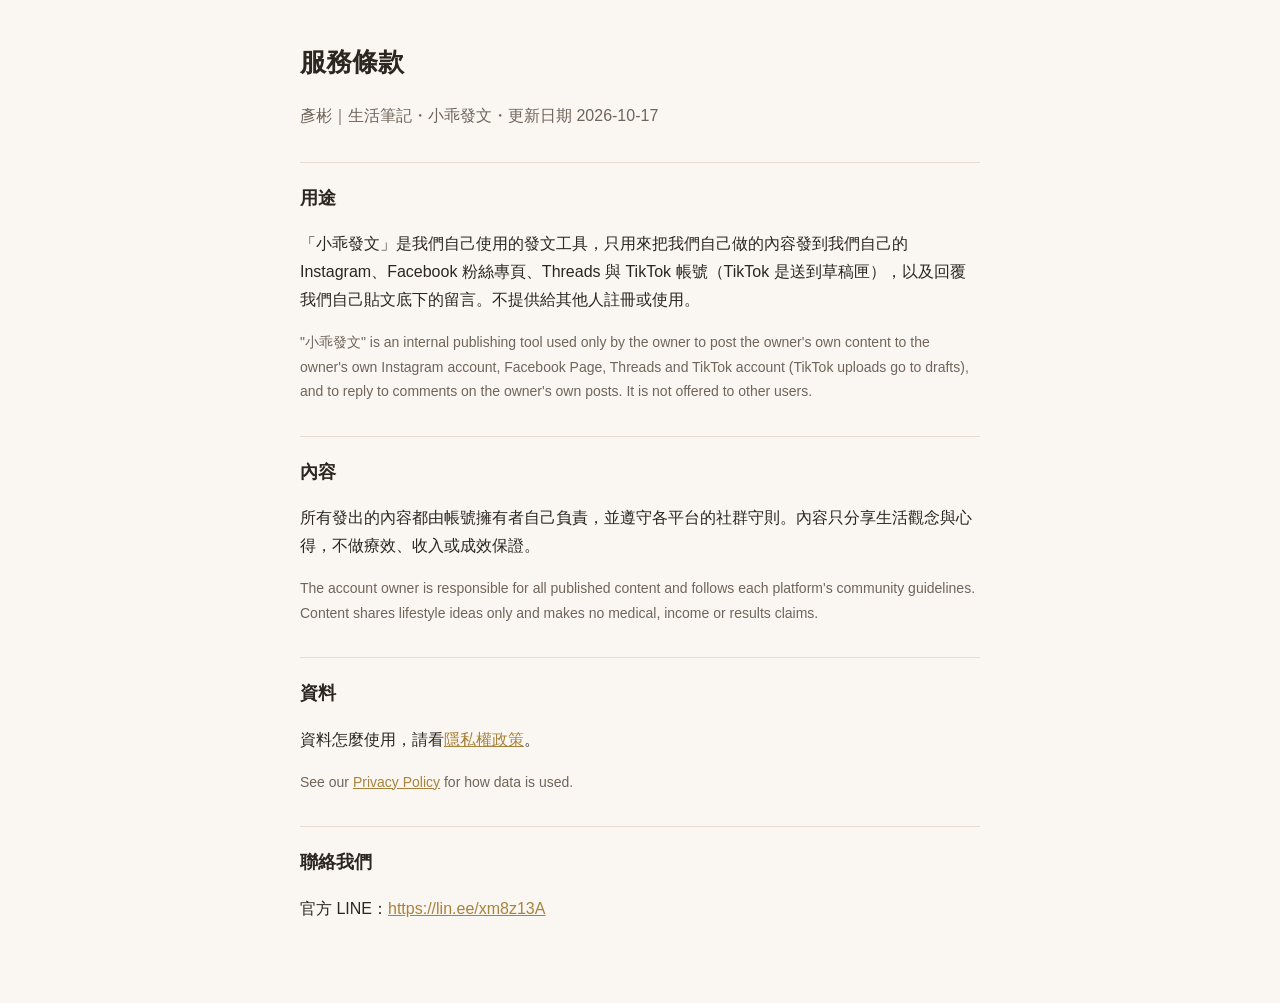
<file: terms.html>
<!doctype html>
<html lang="zh-Hant">
<head>
<meta charset="utf-8">
<meta name="viewport" content="width=device-width, initial-scale=1">
<title>服務條款｜彥彬｜生活筆記</title>
<style>
  :root { --bg: #faf7f2; --fg: #2b2620; --muted: #6f655a; --line: #e6ddd0; --accent: #a8823c; }
  @media (prefers-color-scheme: dark) { :root { --bg: #1c1915; --fg: #eee6da; --muted: #b3a796; --line: #3a332b; --accent: #d4b06a; color-scheme: dark; } }
  body { margin: 0; background: var(--bg); color: var(--fg); font: 16px/1.75 -apple-system, "PingFang TC", "Noto Sans TC", sans-serif; }
  main { max-width: 680px; margin: 0 auto; padding: 40px max(18px, env(safe-area-inset-left)) 64px; }
  h1 { font-size: 26px; margin: 0 0 4px; }
  h2 { font-size: 18px; margin: 32px 0 6px; border-top: 1px solid var(--line); padding-top: 20px; }
  .date, .en { color: var(--muted); }
  .en { font-size: 14px; }
  a { color: var(--accent); }
</style>
</head>
<body>
<main>
  <h1>服務條款</h1>
  <p class="date">彥彬｜生活筆記・小乖發文・更新日期 2026-10-17</p>

  <h2>用途</h2>
  <p>「小乖發文」是我們自己使用的發文工具，只用來把我們自己做的內容發到我們自己的 Instagram、Facebook 粉絲專頁、Threads 與 TikTok 帳號（TikTok 是送到草稿匣），以及回覆我們自己貼文底下的留言。不提供給其他人註冊或使用。</p>
  <p class="en">"小乖發文" is an internal publishing tool used only by the owner to post the owner's own content to the owner's own Instagram account, Facebook Page, Threads and TikTok account (TikTok uploads go to drafts), and to reply to comments on the owner's own posts. It is not offered to other users.</p>

  <h2>內容</h2>
  <p>所有發出的內容都由帳號擁有者自己負責，並遵守各平台的社群守則。內容只分享生活觀念與心得，不做療效、收入或成效保證。</p>
  <p class="en">The account owner is responsible for all published content and follows each platform's community guidelines. Content shares lifestyle ideas only and makes no medical, income or results claims.</p>

  <h2>資料</h2>
  <p>資料怎麼使用，請看<a href="privacy.html">隱私權政策</a>。</p>
  <p class="en">See our <a href="privacy.html">Privacy Policy</a> for how data is used.</p>

  <h2>聯絡我們</h2>
  <p>官方 LINE：<a href="https://lin.ee/xm8z13A">https://lin.ee/xm8z13A</a></p>
</main>
</body>
</html>
</file>
